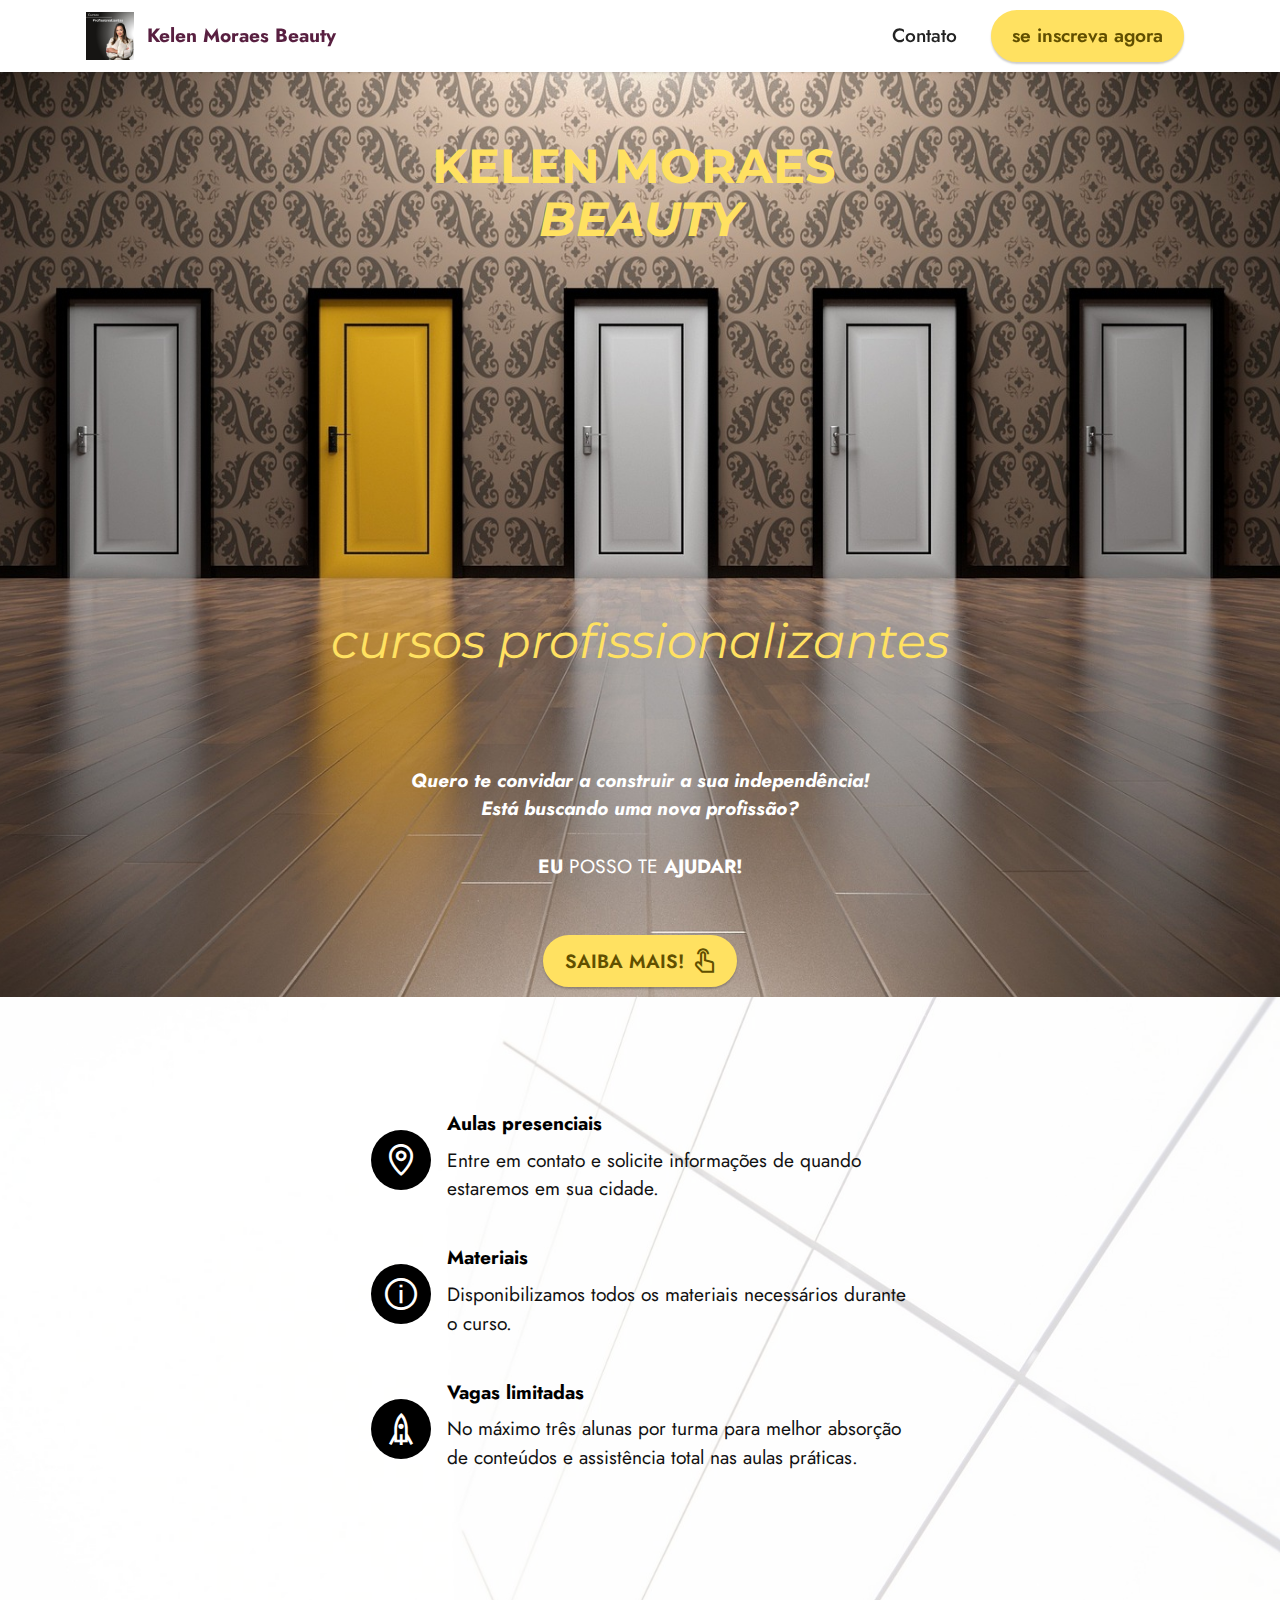
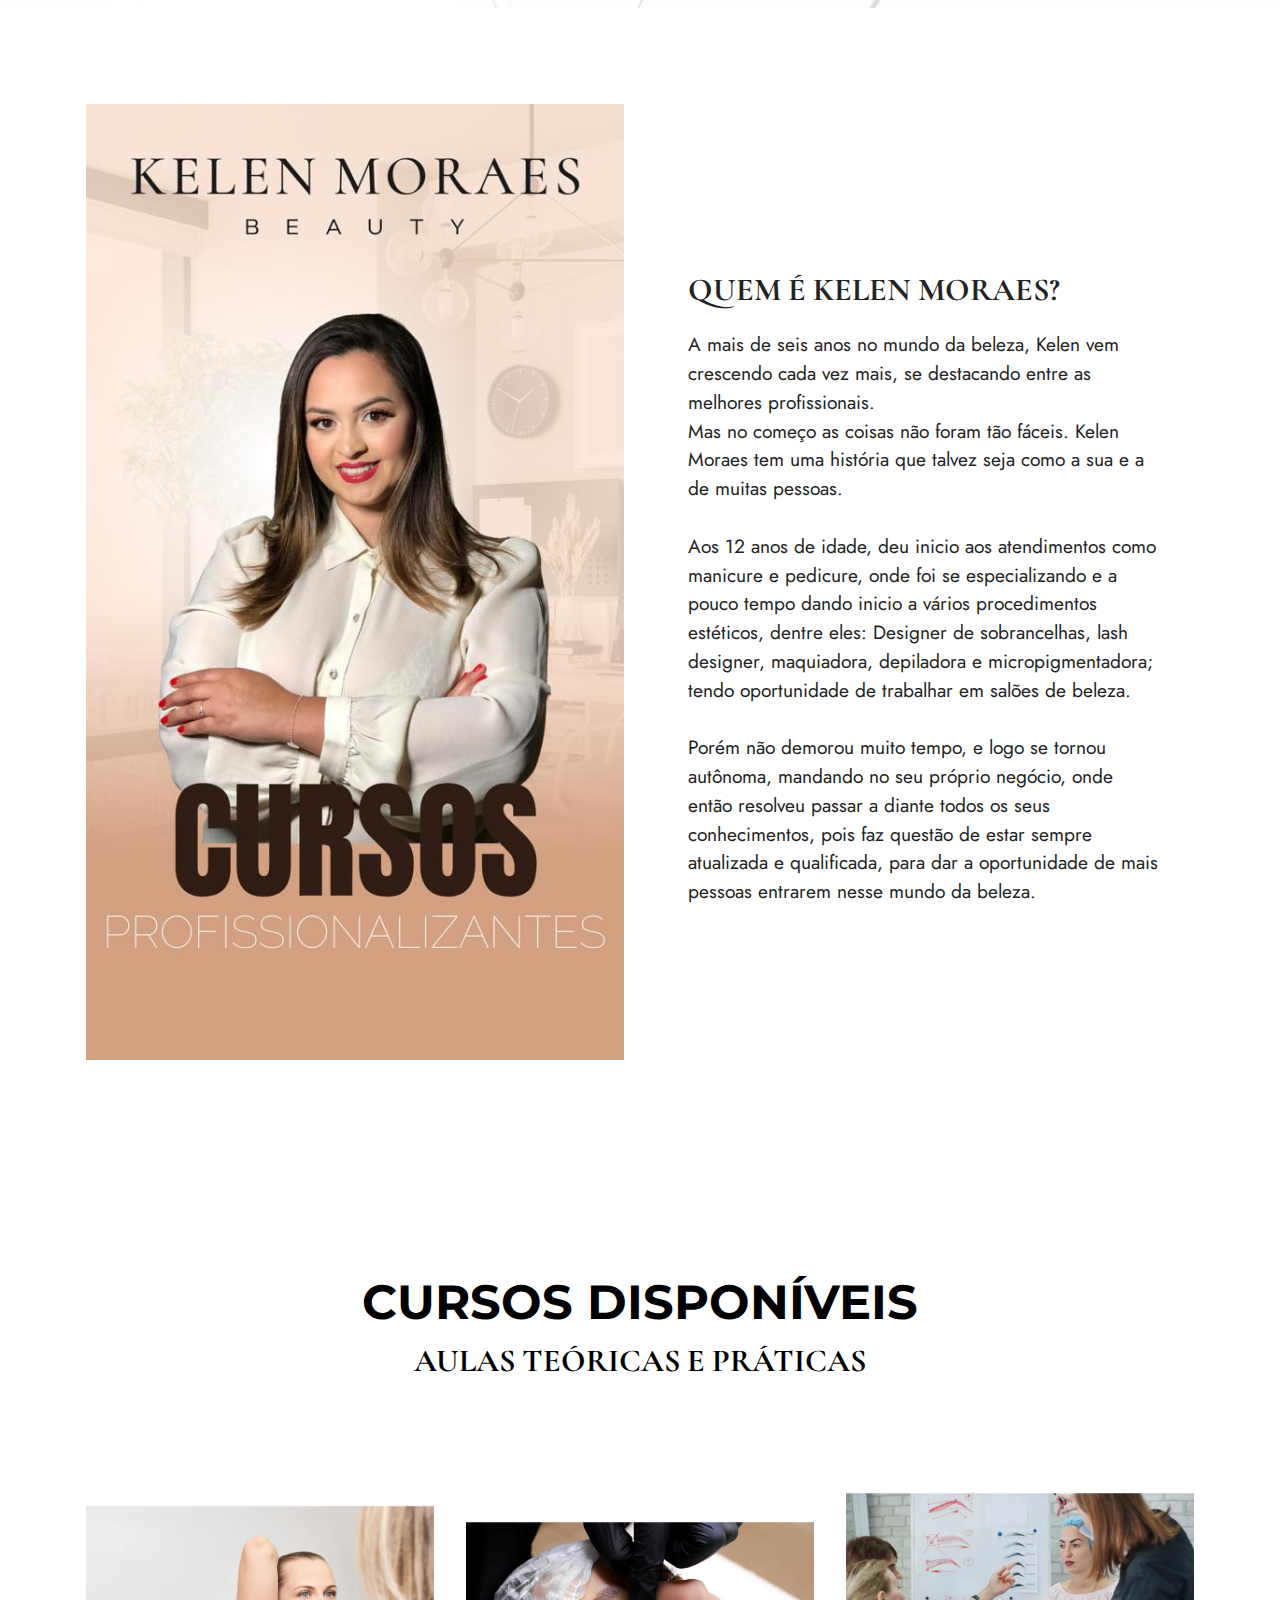
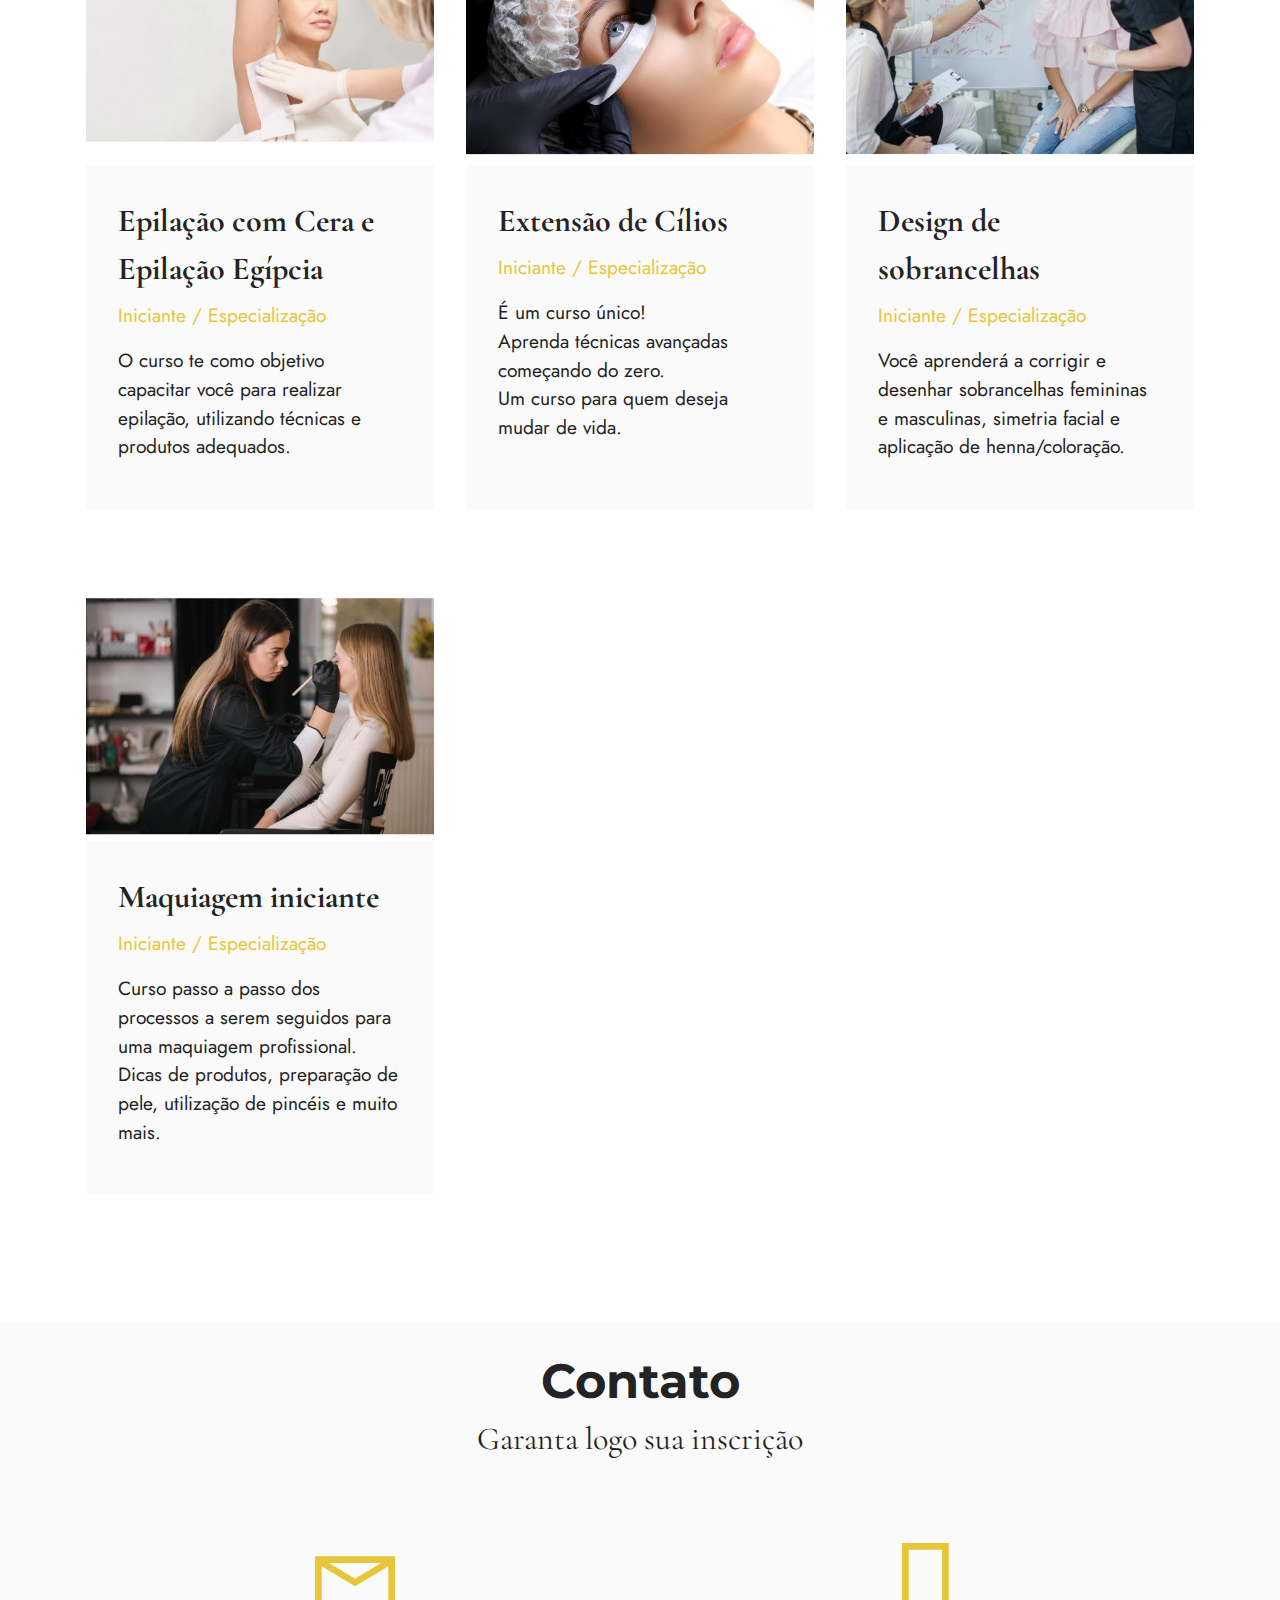
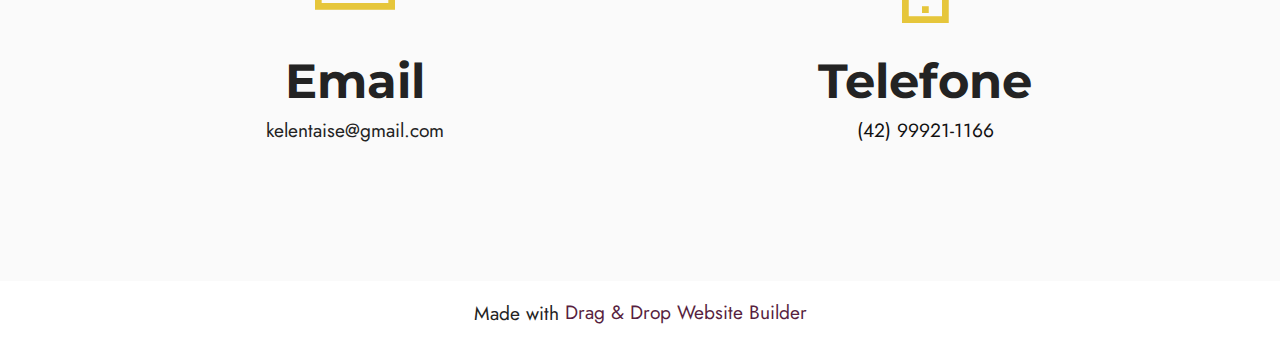
<file: index.html>
<!DOCTYPE html>
<html  >
<head>
  <!-- Site made with Mobirise Website Builder v5.7.12, https://mobirise.com -->
  <meta charset="UTF-8">
  <meta http-equiv="X-UA-Compatible" content="IE=edge">
  <meta name="generator" content="Mobirise v5.7.12, mobirise.com">
  <meta name="viewport" content="width=device-width, initial-scale=1, minimum-scale=1">
  <link rel="shortcut icon" href="assets/images/kelen-moraes-logo-2-2.jpg" type="image/x-icon">
  <meta name="description" content="">
  
  
  <title>Home</title>
  <link rel="stylesheet" href="assets/web/assets/mobirise-icons2/mobirise2.css">
  <link rel="stylesheet" href="assets/bootstrap/css/bootstrap.min.css">
  <link rel="stylesheet" href="assets/bootstrap/css/bootstrap-grid.min.css">
  <link rel="stylesheet" href="assets/bootstrap/css/bootstrap-reboot.min.css">
  <link rel="stylesheet" href="assets/dropdown/css/style.css">
  <link rel="stylesheet" href="assets/socicon/css/styles.css">
  <link rel="stylesheet" href="assets/theme/css/style.css">
  <link rel="preload" href="https://fonts.googleapis.com/css?family=Cormorant+Garamond:300,300i,400,400i,500,500i,600,600i,700,700i&display=swap" as="style" onload="this.onload=null;this.rel='stylesheet'">
  <noscript><link rel="stylesheet" href="https://fonts.googleapis.com/css?family=Cormorant+Garamond:300,300i,400,400i,500,500i,600,600i,700,700i&display=swap"></noscript>
  <link rel="preload" href="https://fonts.googleapis.com/css?family=Montserrat:100,200,300,400,500,600,700,800,900,100i,200i,300i,400i,500i,600i,700i,800i,900i&display=swap" as="style" onload="this.onload=null;this.rel='stylesheet'">
  <noscript><link rel="stylesheet" href="https://fonts.googleapis.com/css?family=Montserrat:100,200,300,400,500,600,700,800,900,100i,200i,300i,400i,500i,600i,700i,800i,900i&display=swap"></noscript>
  <link rel="preload" href="https://fonts.googleapis.com/css?family=Jost:100,200,300,400,500,600,700,800,900,100i,200i,300i,400i,500i,600i,700i,800i,900i&display=swap" as="style" onload="this.onload=null;this.rel='stylesheet'">
  <noscript><link rel="stylesheet" href="https://fonts.googleapis.com/css?family=Jost:100,200,300,400,500,600,700,800,900,100i,200i,300i,400i,500i,600i,700i,800i,900i&display=swap"></noscript>
  <link rel="preload" as="style" href="assets/mobirise/css/mbr-additional.css"><link rel="stylesheet" href="assets/mobirise/css/mbr-additional.css" type="text/css">

  
  
  
</head>
<body>
  
  <section data-bs-version="5.1" class="menu menu2 cid-tvF4BkYoTj" once="menu" id="menu2-0">
    
    <nav class="navbar navbar-dropdown navbar-fixed-top navbar-expand-lg">
        <div class="container">
            <div class="navbar-brand">
                <span class="navbar-logo">
                    <a href="index.html#top">
                        <img src="assets/images/whatsapp-image-2023-02-12-at-13.59.49.jpeg" alt="Kelen Moraes Beauty" style="height: 3rem;">
                    </a>
                </span>
                <span class="navbar-caption-wrap"><a class="navbar-caption text-info display-7" href="https://mobiri.se">Kelen Moraes Beauty</a></span>
            </div>
            <button class="navbar-toggler" type="button" data-toggle="collapse" data-bs-toggle="collapse" data-target="#navbarSupportedContent" data-bs-target="#navbarSupportedContent" aria-controls="navbarNavAltMarkup" aria-expanded="false" aria-label="Toggle navigation">
                <div class="hamburger">
                    <span></span>
                    <span></span>
                    <span></span>
                    <span></span>
                </div>
            </button>
            <div class="collapse navbar-collapse" id="navbarSupportedContent">
                <ul class="navbar-nav nav-dropdown" data-app-modern-menu="true"><li class="nav-item"><a class="nav-link link text-black show text-primary display-4" href="tel:(42) 99921-1166">Contato</a></li></ul>
                
                <div class="navbar-buttons mbr-section-btn"><a class="btn btn-success display-4" href="https://wa.me/5542999211166">se inscreva agora</a></div>
            </div>
        </div>
    </nav>
</section>

<section data-bs-version="5.1" class="header10 cid-tvF4GEonEV" id="header10-1">

    

    
    

    <div class="align-center container-fluid">
        <div class="row justify-content-center">
            <div class="col-md-12 col-lg-9">
                <h1 class="mbr-section-title mbr-fonts-style mb-3 display-2"><strong>KELEN MORAES</strong>&nbsp;<br><strong><em>BEAUTY</em></strong><br><br><em><br></em><br><br><br><em><br></em><br><em>cursos profissionalizantes</em><br><strong><em><br></em></strong></h1>
                <p class="mbr-text mbr-fonts-style display-4"><br><em><strong>Quero te convidar a construir a sua independência!<br>Está buscando uma nova profissão?</strong><br></em><strong><br></strong><strong>EU</strong> POSSO TE <strong>AJUDAR!</strong><br><br></p>
                <div class="mbr-section-btn mt-3"><a class="btn btn-success display-4" href="https://wa.me/5542999211166"><span class="mobi-mbri mobi-mbri-touch mbr-iconfont mbr-iconfont-btn"></span>SAIBA MAIS!</a></div>
                
            </div>
        </div>
    </div>
</section>

<section data-bs-version="5.1" class="features12 cid-tvF65jLj5o" id="features13-6">

    

    
    <div class="mbr-overlay" style="opacity: 0.5; background-color: rgb(255, 255, 255);">
    </div>
    <div class="container">
        <div class="row justify-content-center">
            
            <div class="col-12 col-lg-6">
                <div class="item mbr-flex">
                    <div class="icon-box">
                        <span class="mbr-iconfont mobi-mbri-map-pin mobi-mbri"></span>
                    </div>
                    <div class="text-box">
                        <h4 class="icon-title mbr-black mbr-fonts-style display-7"><strong>Aulas presenciais</strong></h4>
                        <h5 class="icon-text mbr-black mbr-fonts-style display-4">Entre em contato e solicite informações de quando estaremos em sua cidade.</h5>
                    </div>
                </div>
                <div class="item mbr-flex">
                    <div class="icon-box">
                        <span class="mbr-iconfont mobi-mbri-info mobi-mbri"></span>
                    </div>
                    <div class="text-box">
                        <h4 class="icon-title mbr-black mbr-fonts-style display-7"><strong>Materiais</strong></h4>
                        <h5 class="icon-text mbr-black mbr-fonts-style display-4">Disponibilizamos todos os materiais necessários durante o curso.</h5>
                    </div>
                </div>
                <div class="item mbr-flex">
                    <div class="icon-box">
                        <span class="mbr-iconfont mobi-mbri-rocket mobi-mbri"></span>
                    </div>
                    <div class="text-box">
                        <h4 class="icon-title mbr-black mbr-fonts-style display-7"><strong>Vagas limitadas</strong></h4>
                        <h5 class="icon-text mbr-black mbr-fonts-style display-4">No máximo três alunas por turma para melhor absorção de conteúdos e assistência total nas aulas práticas.</h5>
                    </div>
                </div>
            </div>
        </div>
    </div>
</section>

<section data-bs-version="5.1" class="image1 cid-tvG5TrTwjW" id="image1-d">
    

    
    

    <div class="container">
        <div class="row align-items-center">
            <div class="col-12 col-lg-6">
                <div class="image-wrapper">
                    <img src="assets/images/whatsapp-image-2023-02-12-at-13.54.29.jpeg" alt="Mobirise Website Builder">
                    <p class="mbr-description mbr-fonts-style pt-2 align-center display-4"></p>
                </div>
            </div>
            <div class="col-12 col-lg">
                <div class="text-wrapper">
                    <h3 class="mbr-section-title mbr-fonts-style mb-3 display-5"><strong>QUEM É KELEN MORAES?</strong></h3>
                    <p class="mbr-text mbr-fonts-style display-7">A mais de seis anos no mundo da beleza, Kelen vem crescendo cada vez mais, se destacando entre as melhores profissionais.
<br>Mas no começo as coisas não foram tão fáceis. Kelen Moraes tem uma história que talvez seja como a sua e a de muitas pessoas.
<br>
<br>Aos 12 anos de idade, deu inicio aos atendimentos como manicure e pedicure, onde foi se especializando e a pouco tempo dando inicio a vários procedimentos estéticos, dentre eles: Designer de sobrancelhas, lash designer, maquiadora, depiladora e micropigmentadora; tendo oportunidade de trabalhar em salões de beleza. 
<br>
<br>Porém não demorou muito tempo, e logo se tornou autônoma, mandando no seu próprio negócio, onde então resolveu passar a diante todos os seus conhecimentos, pois faz questão de estar sempre atualizada e qualificada, para dar a oportunidade de mais pessoas entrarem nesse mundo da beleza.</p>
                </div>
            </div>
        </div>
    </div>
</section>

<section data-bs-version="5.1" class="features4 cid-tvF5Tw66HL" id="features4-5">
    
    
    <div class="container">
        <div class="mbr-section-head">
            <h4 class="mbr-section-title mbr-fonts-style align-center mb-0 display-2"><strong>CURSOS DISPONÍVEIS</strong></h4>
            <h5 class="mbr-section-subtitle mbr-fonts-style align-center mb-0 mt-2 display-5"><strong>AULAS TEÓRICAS E PRÁTICAS<br></strong><br></h5>
        </div>
        <div class="row mt-4">
            
            <div class="item features-image сol-12 col-md-6 col-lg-4 active">
                <div class="item-wrapper">
                    <div class="item-img">
                        <img src="assets/images/whatsapp-image-2023-02-12-at-15.12.01-1.jpeg" alt="Mobirise Website Builder" title="" data-slide-to="3" data-bs-slide-to="3">
                    </div>
                    <div class="item-content">
                        <h5 class="item-title mbr-fonts-style display-5"><strong>Epilação com Cera e Epilação Egípcia</strong></h5>
                        <h6 class="item-subtitle mbr-fonts-style mt-1 display-7">Iniciante / Especialização</h6>
                        <p class="mbr-text mbr-fonts-style mt-3 display-7">O curso te como objetivo capacitar você para realizar epilação, utilizando técnicas e produtos adequados.</p>
                    </div>
                    
                </div>
            </div><div class="item features-image сol-12 col-md-6 col-lg-4">
                <div class="item-wrapper">
                    <div class="item-img">
                        <img src="assets/images/lash.jpg" alt="Mobirise Website Builder" title="" data-slide-to="1" data-bs-slide-to="1">
                    </div>
                    <div class="item-content">
                        <h5 class="item-title mbr-fonts-style display-5"><strong>Extensão de Cílios</strong></h5>
                        <h6 class="item-subtitle mbr-fonts-style mt-1 display-7">Iniciante / Especialização</h6>
                        <p class="mbr-text mbr-fonts-style mt-3 display-7">É um curso único!<br>Aprenda técnicas avançadas começando do zero.<br>Um curso para quem deseja mudar de vida.</p>
                    </div>
                    
                </div>
            </div><div class="item features-image сol-12 col-md-6 col-lg-4">
                <div class="item-wrapper">
                    <div class="item-img">
                        <img src="assets/images/design2.jpg" alt="Mobirise Website Builder" title="" data-slide-to="2" data-bs-slide-to="2">
                    </div>
                    <div class="item-content">
                        <h5 class="item-title mbr-fonts-style display-5"><strong>Design de sobrancelhas</strong></h5>
                        <h6 class="item-subtitle mbr-fonts-style mt-1 display-7">Iniciante / Especialização&nbsp;</h6>
                        <p class="mbr-text mbr-fonts-style mt-3 display-7">Você aprenderá a corrigir e desenhar sobrancelhas femininas e masculinas, simetria facial e aplicação de henna/coloração.</p>
                    </div>
                    
                </div>
            </div><div class="item features-image сol-12 col-md-6 col-lg-4">
                <div class="item-wrapper">
                    <div class="item-img">
                        <img src="assets/images/make1.jpg" alt="Mobirise Website Builder" title="" data-slide-to="3" data-bs-slide-to="3">
                    </div>
                    <div class="item-content">
                        <h5 class="item-title mbr-fonts-style display-5"><strong>Maquiagem iniciante</strong></h5>
                        <h6 class="item-subtitle mbr-fonts-style mt-1 display-7">Iniciante / Especialização</h6>
                        <p class="mbr-text mbr-fonts-style mt-3 display-7">Curso passo a passo dos processos a serem seguidos para uma maquiagem profissional. Dicas de produtos, preparação de pele, utilização de pincéis e muito mais.</p>
                    </div>
                    
                </div>
            </div>
            

        </div>
    </div>
</section>

<section data-bs-version="5.1" class="contacts1 cid-tvF6EwXMyS" id="contacts1-9">

    

    
    
    <div class="container">
        <div class="mbr-section-head">
            <h3 class="mbr-section-title mbr-fonts-style align-center mb-0 display-2">
                <strong>Contato</strong></h3>
            <h4 class="mbr-section-subtitle mbr-fonts-style align-center mb-0 mt-2 display-5">Garanta logo sua inscrição</h4>
        </div>
        <div class="row justify-content-center mt-4">
            <div class="card col-12 col-lg-6">
                <div class="card-wrapper">
                    <div class="card-box align-center">
                        <div class="image-wrapper">
                            <span class="mbr-iconfont mobi-mbri-letter mobi-mbri" style="color: rgb(230, 198, 59); fill: rgb(230, 198, 59);"></span>
                        </div>
                        <h4 class="card-title mbr-fonts-style mb-2 display-2">
                            <strong>Email</strong>
                        </h4>
                        <p class="mbr-text mbr-fonts-style mb-2 display-4"></p>
                        <h5 class="link mbr-fonts-style display-7">kelentaise@gmail.com</h5>
                    </div>
                </div>
            </div>
            <div class="card col-12 col-lg-6">
                <div class="card-wrapper">
                    <div class="card-box align-center">
                        <div class="image-wrapper">
                            <span class="mbr-iconfont mobi-mbri-mobile-2 mobi-mbri" style="color: rgb(230, 198, 59); fill: rgb(230, 198, 59);"></span>
                        </div>
                        <h4 class="card-title mbr-fonts-style align-center mb-2 display-2"><strong>Telefone</strong></h4>
                        <p class="mbr-text mbr-fonts-style mb-2 display-4"></p>
                        <h5 class="link mbr-black mbr-fonts-style display-7">(42) 99921-1166</h5>
                    </div>
                </div>
            </div>
        </div>
    </div>
</section><section class="display-7" style="padding: 0;align-items: center;justify-content: center;flex-wrap: wrap;    align-content: center;display: flex;position: relative;height: 4rem;"><a href="https://mobiri.se/2952891" style="flex: 1 1;height: 4rem;position: absolute;width: 100%;z-index: 1;"><img alt="" style="height: 4rem;" src="[data-uri]"></a><p style="margin: 0;text-align: center;" class="display-7">Made with &#8204;</p><a style="z-index:1" href="https://mobirise.com/drag-drop-website-builder.html">Drag & Drop Website Builder</a></section><script src="assets/bootstrap/js/bootstrap.bundle.min.js"></script>  <script src="assets/smoothscroll/smooth-scroll.js"></script>  <script src="assets/ytplayer/index.js"></script>  <script src="assets/dropdown/js/navbar-dropdown.js"></script>  <script src="assets/theme/js/script.js"></script>  
  
  
</body>
</html>
</file>
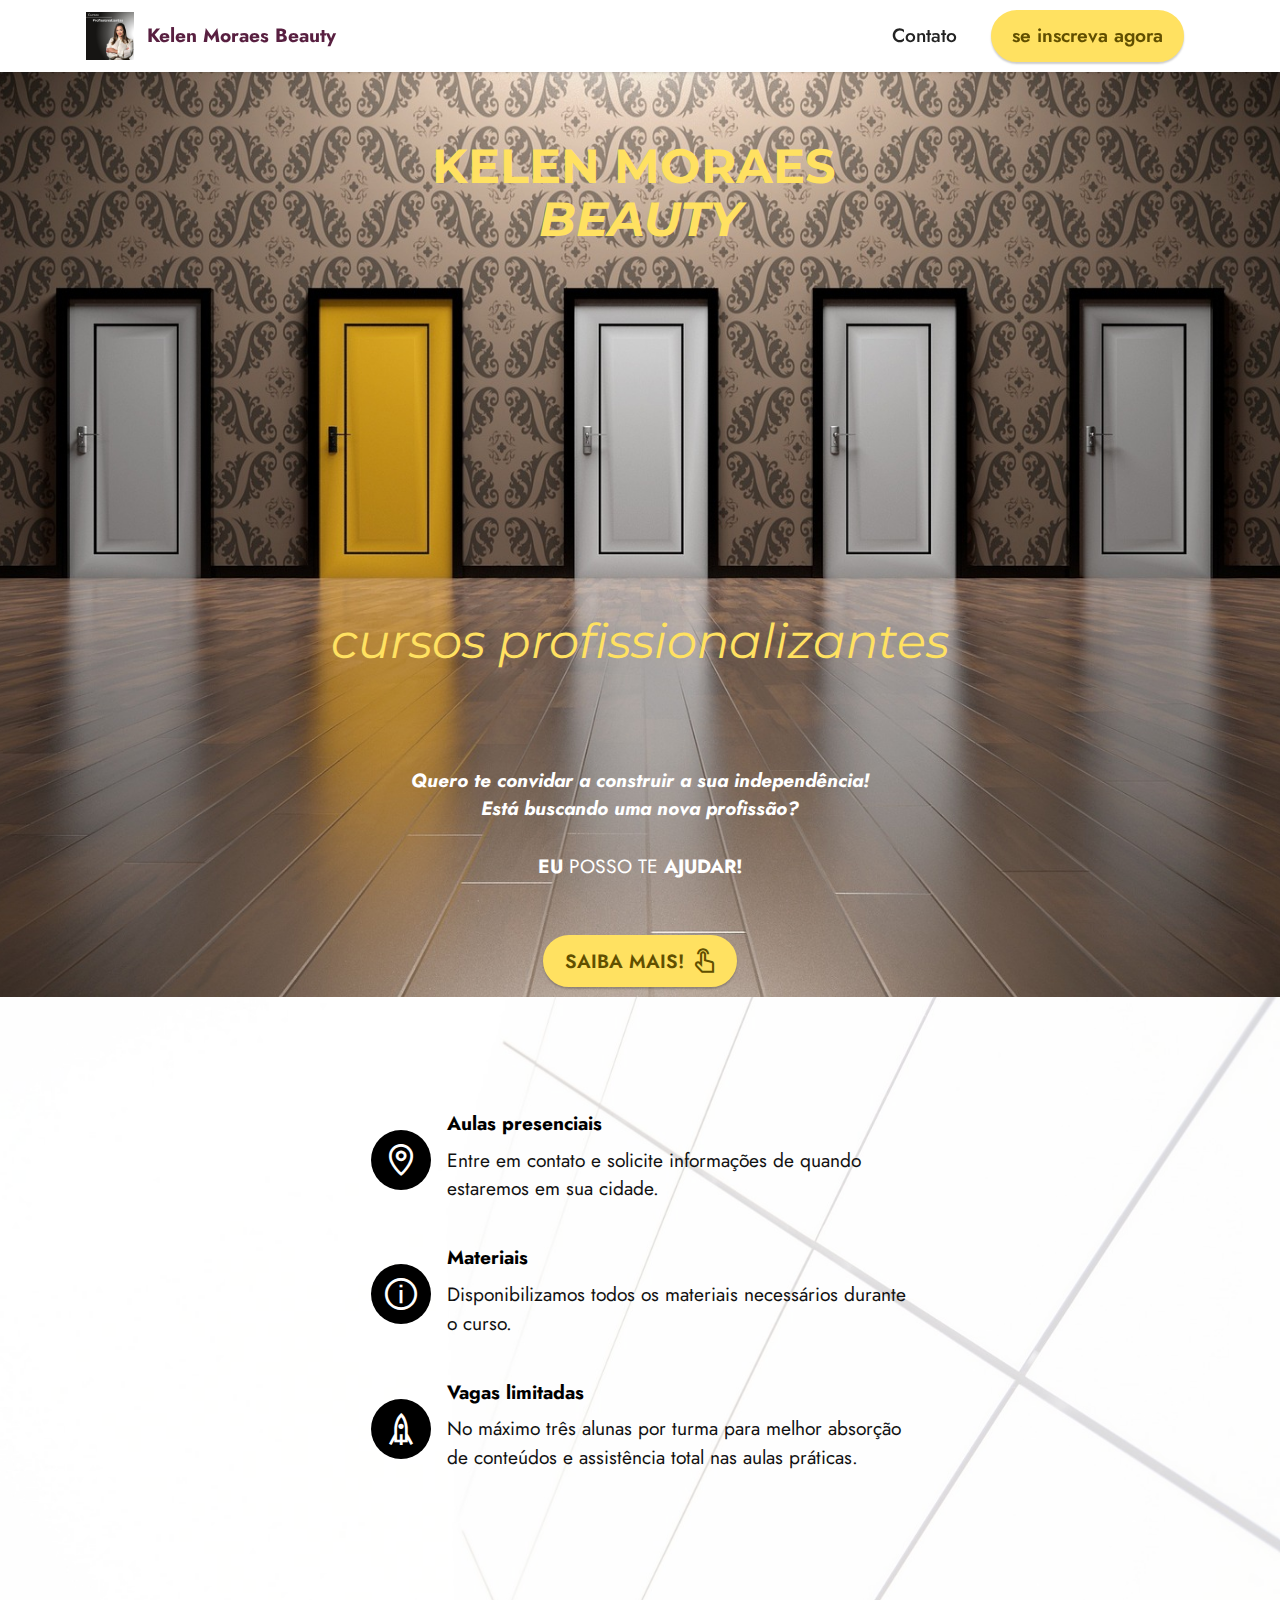
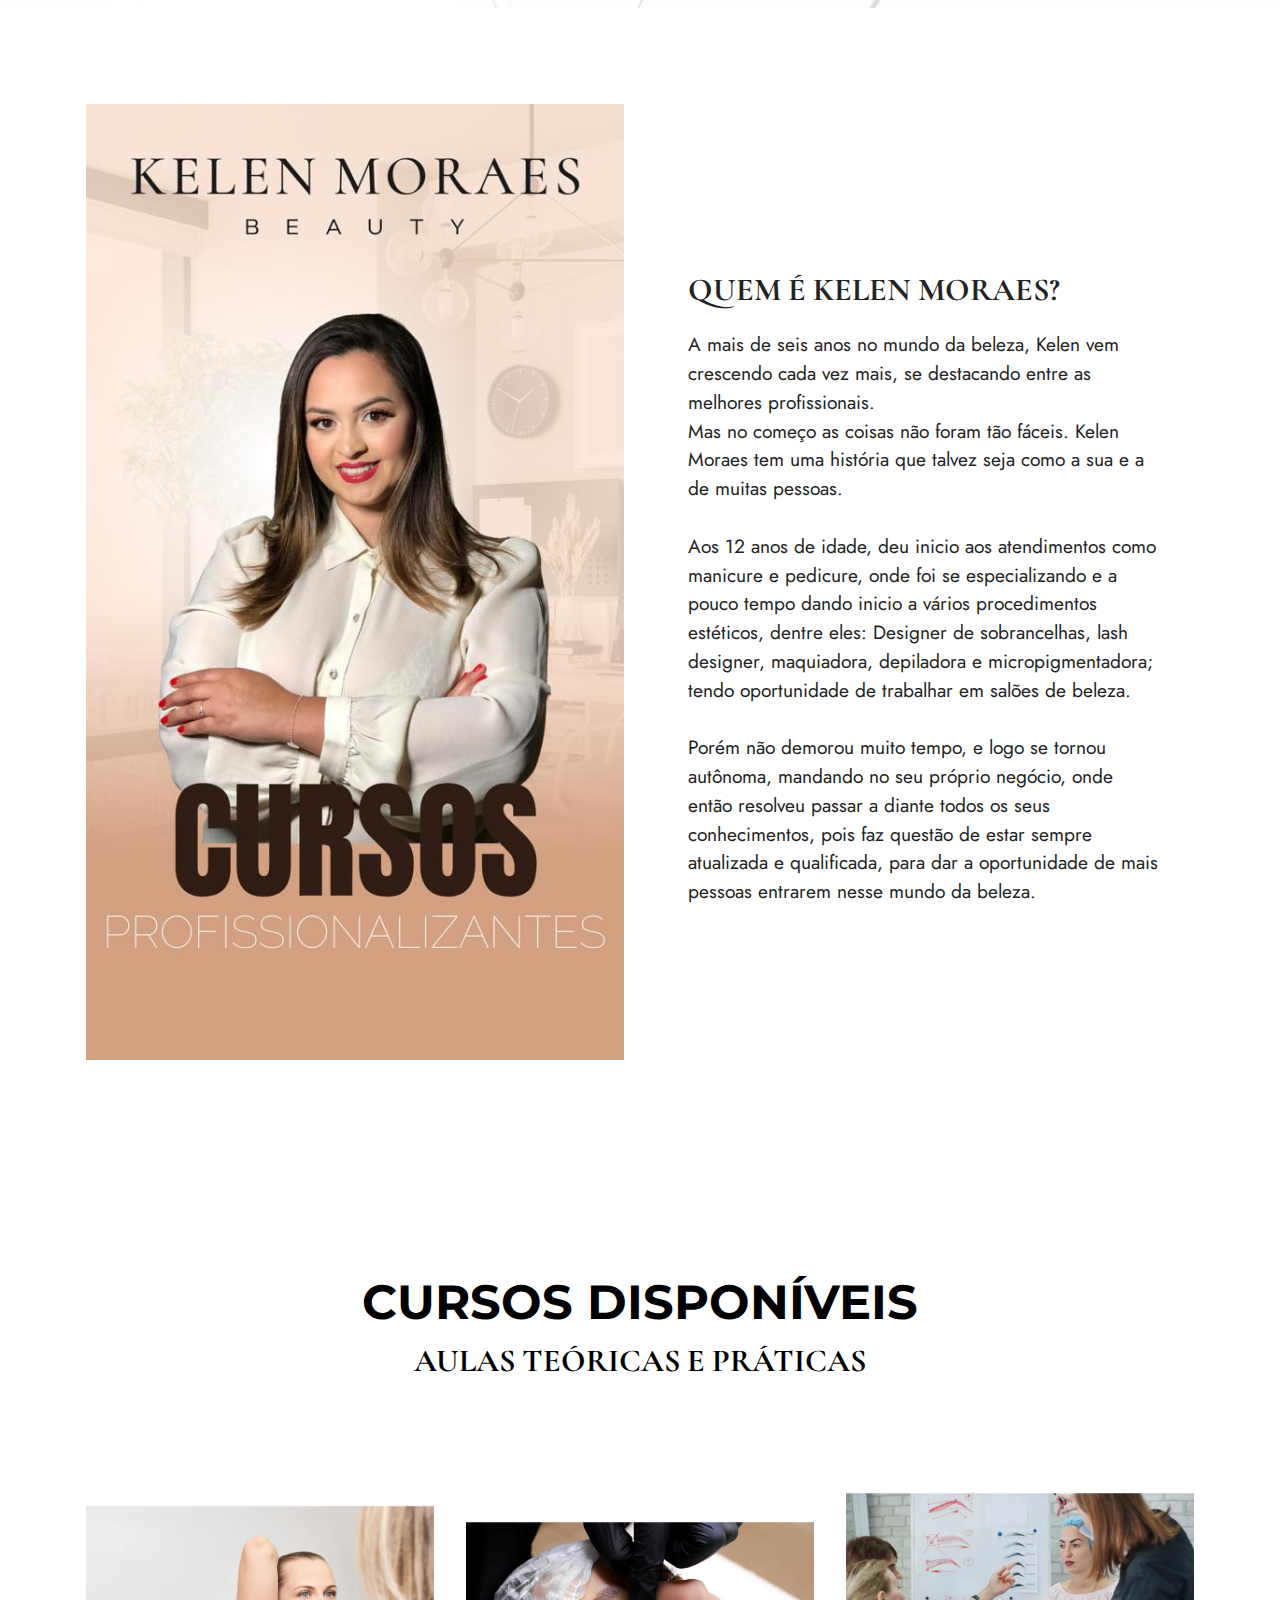
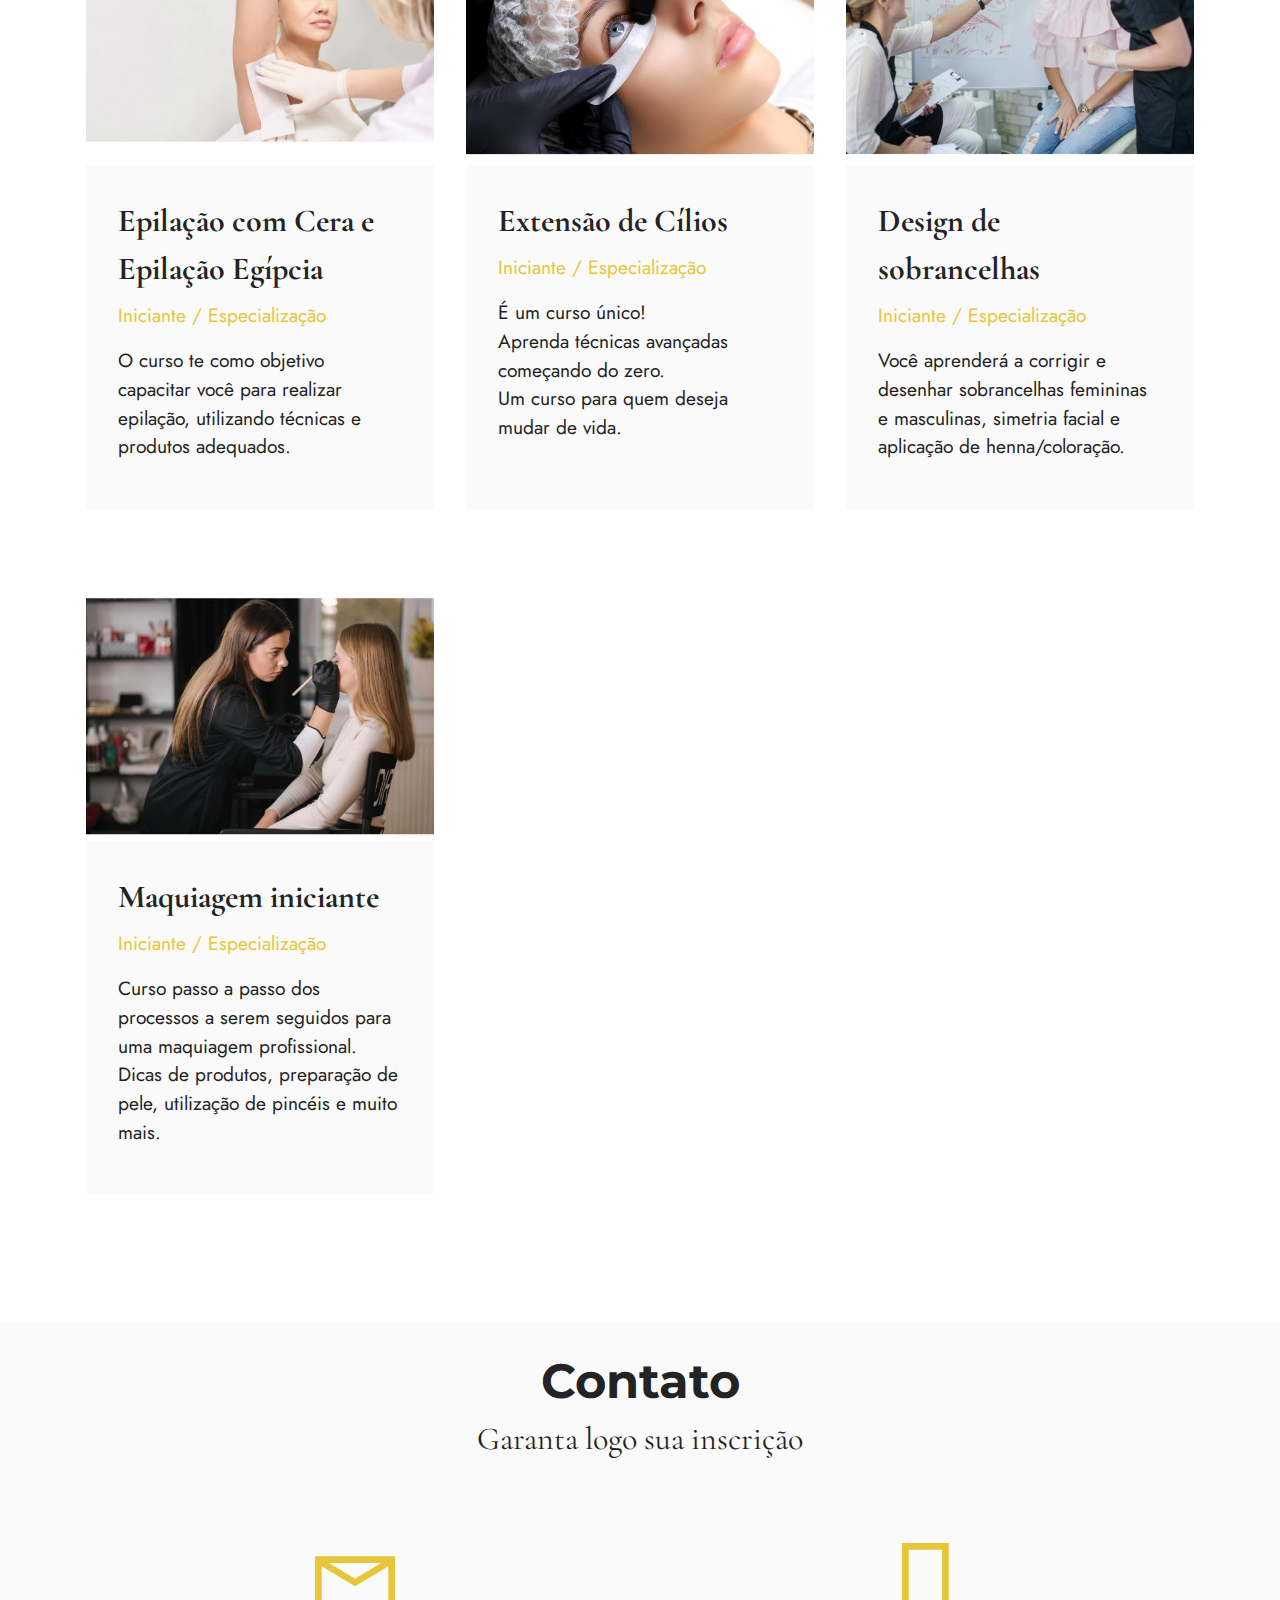
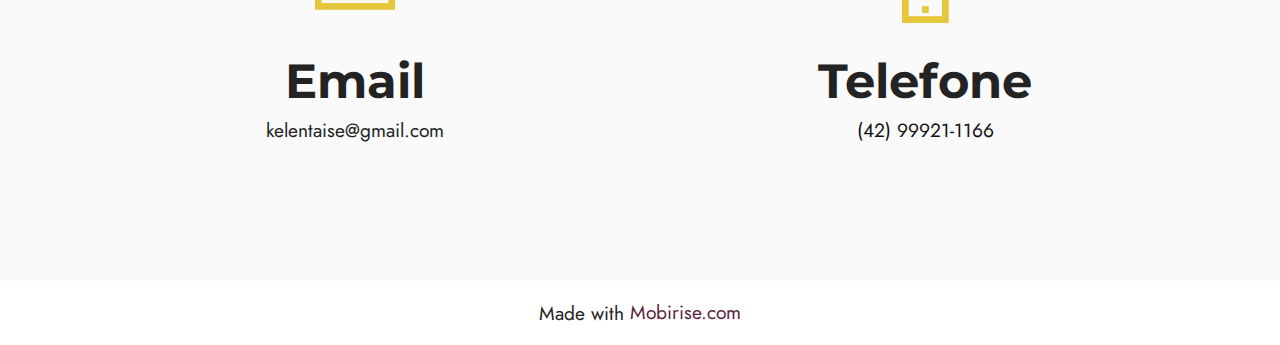
<file: assets/index.html>
<!DOCTYPE html>
<html  >
<head>
  <!-- Site made with Mobirise Website Builder v5.7.12, https://mobirise.com -->
  <meta charset="UTF-8">
  <meta http-equiv="X-UA-Compatible" content="IE=edge">
  <meta name="generator" content="Mobirise v5.7.12, mobirise.com">
  <meta name="viewport" content="width=device-width, initial-scale=1, minimum-scale=1">
  <link rel="shortcut icon" href="assets/images/kelen-moraes-logo-2-2.jpg" type="image/x-icon">
  <meta name="description" content="">
  
  
  <title>Home</title>
  <link rel="stylesheet" href="assets/web/assets/mobirise-icons2/mobirise2.css">
  <link rel="stylesheet" href="assets/bootstrap/css/bootstrap.min.css">
  <link rel="stylesheet" href="assets/bootstrap/css/bootstrap-grid.min.css">
  <link rel="stylesheet" href="assets/bootstrap/css/bootstrap-reboot.min.css">
  <link rel="stylesheet" href="assets/dropdown/css/style.css">
  <link rel="stylesheet" href="assets/socicon/css/styles.css">
  <link rel="stylesheet" href="assets/theme/css/style.css">
  <link rel="preload" href="https://fonts.googleapis.com/css?family=Cormorant+Garamond:300,300i,400,400i,500,500i,600,600i,700,700i&display=swap" as="style" onload="this.onload=null;this.rel='stylesheet'">
  <noscript><link rel="stylesheet" href="https://fonts.googleapis.com/css?family=Cormorant+Garamond:300,300i,400,400i,500,500i,600,600i,700,700i&display=swap"></noscript>
  <link rel="preload" href="https://fonts.googleapis.com/css?family=Montserrat:100,200,300,400,500,600,700,800,900,100i,200i,300i,400i,500i,600i,700i,800i,900i&display=swap" as="style" onload="this.onload=null;this.rel='stylesheet'">
  <noscript><link rel="stylesheet" href="https://fonts.googleapis.com/css?family=Montserrat:100,200,300,400,500,600,700,800,900,100i,200i,300i,400i,500i,600i,700i,800i,900i&display=swap"></noscript>
  <link rel="preload" href="https://fonts.googleapis.com/css?family=Jost:100,200,300,400,500,600,700,800,900,100i,200i,300i,400i,500i,600i,700i,800i,900i&display=swap" as="style" onload="this.onload=null;this.rel='stylesheet'">
  <noscript><link rel="stylesheet" href="https://fonts.googleapis.com/css?family=Jost:100,200,300,400,500,600,700,800,900,100i,200i,300i,400i,500i,600i,700i,800i,900i&display=swap"></noscript>
  <link rel="preload" as="style" href="assets/mobirise/css/mbr-additional.css"><link rel="stylesheet" href="assets/mobirise/css/mbr-additional.css" type="text/css">

  
  
  
</head>
<body>
  
  <section data-bs-version="5.1" class="menu menu2 cid-tvF4BkYoTj" once="menu" id="menu2-0">
    
    <nav class="navbar navbar-dropdown navbar-fixed-top navbar-expand-lg">
        <div class="container">
            <div class="navbar-brand">
                <span class="navbar-logo">
                    <a href="index.html#top">
                        <img src="assets/images/whatsapp-image-2023-02-12-at-13.59.49.jpeg" alt="Kelen Moraes Beauty" style="height: 3rem;">
                    </a>
                </span>
                <span class="navbar-caption-wrap"><a class="navbar-caption text-info display-7" href="https://mobiri.se">Kelen Moraes Beauty</a></span>
            </div>
            <button class="navbar-toggler" type="button" data-toggle="collapse" data-bs-toggle="collapse" data-target="#navbarSupportedContent" data-bs-target="#navbarSupportedContent" aria-controls="navbarNavAltMarkup" aria-expanded="false" aria-label="Toggle navigation">
                <div class="hamburger">
                    <span></span>
                    <span></span>
                    <span></span>
                    <span></span>
                </div>
            </button>
            <div class="collapse navbar-collapse" id="navbarSupportedContent">
                <ul class="navbar-nav nav-dropdown" data-app-modern-menu="true"><li class="nav-item"><a class="nav-link link text-black show text-primary display-4" href="tel:(42) 99921-1166">Contato</a></li></ul>
                
                <div class="navbar-buttons mbr-section-btn"><a class="btn btn-success display-4" href="https://wa.me/5542999211166">se inscreva agora</a></div>
            </div>
        </div>
    </nav>
</section>

<section data-bs-version="5.1" class="header10 cid-tvF4GEonEV" id="header10-1">

    

    
    

    <div class="align-center container-fluid">
        <div class="row justify-content-center">
            <div class="col-md-12 col-lg-9">
                <h1 class="mbr-section-title mbr-fonts-style mb-3 display-2"><strong>KELEN MORAES</strong>&nbsp;<br><strong><em>BEAUTY</em></strong><br><br><em><br></em><br><br><br><em><br></em><br><em>cursos profissionalizantes</em><br><strong><em><br></em></strong></h1>
                <p class="mbr-text mbr-fonts-style display-4"><br><em><strong>Quero te convidar a construir a sua independência!<br>Está buscando uma nova profissão?</strong><br></em><strong><br></strong><strong>EU</strong> POSSO TE <strong>AJUDAR!</strong><br><br></p>
                <div class="mbr-section-btn mt-3"><a class="btn btn-success display-4" href="https://wa.me/5542999211166"><span class="mobi-mbri mobi-mbri-touch mbr-iconfont mbr-iconfont-btn"></span>SAIBA MAIS!</a></div>
                
            </div>
        </div>
    </div>
</section>

<section data-bs-version="5.1" class="features12 cid-tvF65jLj5o" id="features13-6">

    

    
    <div class="mbr-overlay" style="opacity: 0.5; background-color: rgb(255, 255, 255);">
    </div>
    <div class="container">
        <div class="row justify-content-center">
            
            <div class="col-12 col-lg-6">
                <div class="item mbr-flex">
                    <div class="icon-box">
                        <span class="mbr-iconfont mobi-mbri-map-pin mobi-mbri"></span>
                    </div>
                    <div class="text-box">
                        <h4 class="icon-title mbr-black mbr-fonts-style display-7"><strong>Aulas presenciais</strong></h4>
                        <h5 class="icon-text mbr-black mbr-fonts-style display-4">Entre em contato e solicite informações de quando estaremos em sua cidade.</h5>
                    </div>
                </div>
                <div class="item mbr-flex">
                    <div class="icon-box">
                        <span class="mbr-iconfont mobi-mbri-info mobi-mbri"></span>
                    </div>
                    <div class="text-box">
                        <h4 class="icon-title mbr-black mbr-fonts-style display-7"><strong>Materiais</strong></h4>
                        <h5 class="icon-text mbr-black mbr-fonts-style display-4">Disponibilizamos todos os materiais necessários durante o curso.</h5>
                    </div>
                </div>
                <div class="item mbr-flex">
                    <div class="icon-box">
                        <span class="mbr-iconfont mobi-mbri-rocket mobi-mbri"></span>
                    </div>
                    <div class="text-box">
                        <h4 class="icon-title mbr-black mbr-fonts-style display-7"><strong>Vagas limitadas</strong></h4>
                        <h5 class="icon-text mbr-black mbr-fonts-style display-4">No máximo três alunas por turma para melhor absorção de conteúdos e assistência total nas aulas práticas.</h5>
                    </div>
                </div>
            </div>
        </div>
    </div>
</section>

<section data-bs-version="5.1" class="image1 cid-tvG5TrTwjW" id="image1-d">
    

    
    

    <div class="container">
        <div class="row align-items-center">
            <div class="col-12 col-lg-6">
                <div class="image-wrapper">
                    <img src="assets/images/whatsapp-image-2023-02-12-at-13.54.29.jpeg" alt="Mobirise Website Builder">
                    <p class="mbr-description mbr-fonts-style pt-2 align-center display-4"></p>
                </div>
            </div>
            <div class="col-12 col-lg">
                <div class="text-wrapper">
                    <h3 class="mbr-section-title mbr-fonts-style mb-3 display-5"><strong>QUEM É KELEN MORAES?</strong></h3>
                    <p class="mbr-text mbr-fonts-style display-7">A mais de seis anos no mundo da beleza, Kelen vem crescendo cada vez mais, se destacando entre as melhores profissionais.
<br>Mas no começo as coisas não foram tão fáceis. Kelen Moraes tem uma história que talvez seja como a sua e a de muitas pessoas.
<br>
<br>Aos 12 anos de idade, deu inicio aos atendimentos como manicure e pedicure, onde foi se especializando e a pouco tempo dando inicio a vários procedimentos estéticos, dentre eles: Designer de sobrancelhas, lash designer, maquiadora, depiladora e micropigmentadora; tendo oportunidade de trabalhar em salões de beleza. 
<br>
<br>Porém não demorou muito tempo, e logo se tornou autônoma, mandando no seu próprio negócio, onde então resolveu passar a diante todos os seus conhecimentos, pois faz questão de estar sempre atualizada e qualificada, para dar a oportunidade de mais pessoas entrarem nesse mundo da beleza.</p>
                </div>
            </div>
        </div>
    </div>
</section>

<section data-bs-version="5.1" class="features4 cid-tvF5Tw66HL" id="features4-5">
    
    
    <div class="container">
        <div class="mbr-section-head">
            <h4 class="mbr-section-title mbr-fonts-style align-center mb-0 display-2"><strong>CURSOS DISPONÍVEIS</strong></h4>
            <h5 class="mbr-section-subtitle mbr-fonts-style align-center mb-0 mt-2 display-5"><strong>AULAS TEÓRICAS E PRÁTICAS<br></strong><br></h5>
        </div>
        <div class="row mt-4">
            
            <div class="item features-image сol-12 col-md-6 col-lg-4 active">
                <div class="item-wrapper">
                    <div class="item-img">
                        <img src="assets/images/whatsapp-image-2023-02-12-at-15.12.01-1.jpeg" alt="Mobirise Website Builder" title="" data-slide-to="3" data-bs-slide-to="3">
                    </div>
                    <div class="item-content">
                        <h5 class="item-title mbr-fonts-style display-5"><strong>Epilação com Cera e Epilação Egípcia</strong></h5>
                        <h6 class="item-subtitle mbr-fonts-style mt-1 display-7">Iniciante / Especialização</h6>
                        <p class="mbr-text mbr-fonts-style mt-3 display-7">O curso te como objetivo capacitar você para realizar epilação, utilizando técnicas e produtos adequados.</p>
                    </div>
                    
                </div>
            </div><div class="item features-image сol-12 col-md-6 col-lg-4">
                <div class="item-wrapper">
                    <div class="item-img">
                        <img src="assets/images/lash.jpg" alt="Mobirise Website Builder" title="" data-slide-to="1" data-bs-slide-to="1">
                    </div>
                    <div class="item-content">
                        <h5 class="item-title mbr-fonts-style display-5"><strong>Extensão de Cílios</strong></h5>
                        <h6 class="item-subtitle mbr-fonts-style mt-1 display-7">Iniciante / Especialização</h6>
                        <p class="mbr-text mbr-fonts-style mt-3 display-7">É um curso único!<br>Aprenda técnicas avançadas começando do zero.<br>Um curso para quem deseja mudar de vida.</p>
                    </div>
                    
                </div>
            </div><div class="item features-image сol-12 col-md-6 col-lg-4">
                <div class="item-wrapper">
                    <div class="item-img">
                        <img src="assets/images/design2.jpg" alt="Mobirise Website Builder" title="" data-slide-to="2" data-bs-slide-to="2">
                    </div>
                    <div class="item-content">
                        <h5 class="item-title mbr-fonts-style display-5"><strong>Design de sobrancelhas</strong></h5>
                        <h6 class="item-subtitle mbr-fonts-style mt-1 display-7">Iniciante / Especialização&nbsp;</h6>
                        <p class="mbr-text mbr-fonts-style mt-3 display-7">Você aprenderá a corrigir e desenhar sobrancelhas femininas e masculinas, simetria facial e aplicação de henna/coloração.</p>
                    </div>
                    
                </div>
            </div><div class="item features-image сol-12 col-md-6 col-lg-4">
                <div class="item-wrapper">
                    <div class="item-img">
                        <img src="assets/images/make1.jpg" alt="Mobirise Website Builder" title="" data-slide-to="3" data-bs-slide-to="3">
                    </div>
                    <div class="item-content">
                        <h5 class="item-title mbr-fonts-style display-5"><strong>Maquiagem iniciante</strong></h5>
                        <h6 class="item-subtitle mbr-fonts-style mt-1 display-7">Iniciante / Especialização</h6>
                        <p class="mbr-text mbr-fonts-style mt-3 display-7">Curso passo a passo dos processos a serem seguidos para uma maquiagem profissional. Dicas de produtos, preparação de pele, utilização de pincéis e muito mais.</p>
                    </div>
                    
                </div>
            </div>
            

        </div>
    </div>
</section>

<section data-bs-version="5.1" class="contacts1 cid-tvF6EwXMyS" id="contacts1-9">

    

    
    
    <div class="container">
        <div class="mbr-section-head">
            <h3 class="mbr-section-title mbr-fonts-style align-center mb-0 display-2">
                <strong>Contato</strong></h3>
            <h4 class="mbr-section-subtitle mbr-fonts-style align-center mb-0 mt-2 display-5">Garanta logo sua inscrição</h4>
        </div>
        <div class="row justify-content-center mt-4">
            <div class="card col-12 col-lg-6">
                <div class="card-wrapper">
                    <div class="card-box align-center">
                        <div class="image-wrapper">
                            <span class="mbr-iconfont mobi-mbri-letter mobi-mbri" style="color: rgb(230, 198, 59); fill: rgb(230, 198, 59);"></span>
                        </div>
                        <h4 class="card-title mbr-fonts-style mb-2 display-2">
                            <strong>Email</strong>
                        </h4>
                        <p class="mbr-text mbr-fonts-style mb-2 display-4"></p>
                        <h5 class="link mbr-fonts-style display-7">kelentaise@gmail.com</h5>
                    </div>
                </div>
            </div>
            <div class="card col-12 col-lg-6">
                <div class="card-wrapper">
                    <div class="card-box align-center">
                        <div class="image-wrapper">
                            <span class="mbr-iconfont mobi-mbri-mobile-2 mobi-mbri" style="color: rgb(230, 198, 59); fill: rgb(230, 198, 59);"></span>
                        </div>
                        <h4 class="card-title mbr-fonts-style align-center mb-2 display-2"><strong>Telefone</strong></h4>
                        <p class="mbr-text mbr-fonts-style mb-2 display-4"></p>
                        <h5 class="link mbr-black mbr-fonts-style display-7">(42) 99921-1166</h5>
                    </div>
                </div>
            </div>
        </div>
    </div>
</section><section class="display-7" style="padding: 0;align-items: center;justify-content: center;flex-wrap: wrap;    align-content: center;display: flex;position: relative;height: 4rem;"><a href="https://mobiri.se/2952891" style="flex: 1 1;height: 4rem;position: absolute;width: 100%;z-index: 1;"><img alt="" style="height: 4rem;" src="[data-uri]"></a><p style="margin: 0;text-align: center;" class="display-7">Made with &#8204;</p><a style="z-index:1" href="https://mobirise.com">Mobirise.com </a></section><script src="assets/bootstrap/js/bootstrap.bundle.min.js"></script>  <script src="assets/smoothscroll/smooth-scroll.js"></script>  <script src="assets/ytplayer/index.js"></script>  <script src="assets/dropdown/js/navbar-dropdown.js"></script>  <script src="assets/theme/js/script.js"></script>  
  
  
</body>
</html>
</file>
<file: assets/web/assets/mobirise-icons2/mobirise2.css>
@font-face {
  font-family: 'Moririse2';
  font-display: swap;
  src:  url('mobirise2.eot?f2bix4');
  src:  url('mobirise2.eot?f2bix4#iefix') format('embedded-opentype'),
    url('mobirise2.ttf?f2bix4') format('truetype'),
    url('mobirise2.woff?f2bix4') format('woff'),
    url('mobirise2.svg?f2bix4#mobirise2') format('svg');
  font-weight: normal;
  font-style: normal;
}

[class^="mobi-"], [class*=" mobi-"] {
  /* use !important to prevent issues with browser extensions that change fonts */
  font-family: 'Moririse2' !important;
  speak: none;
  font-style: normal;
  font-weight: normal;
  font-variant: normal;
  text-transform: none;
  line-height: 1;

  /* Better Font Rendering =========== */
  -webkit-font-smoothing: antialiased;
  -moz-osx-font-smoothing: grayscale;
}

.mobi-mbri-add-submenu:before {
  content: "\e900";
}
.mobi-mbri-alert:before {
  content: "\e901";
}
.mobi-mbri-align-center:before {
  content: "\e902";
}
.mobi-mbri-align-justify:before {
  content: "\e903";
}
.mobi-mbri-align-left:before {
  content: "\e904";
}
.mobi-mbri-align-right:before {
  content: "\e905";
}
.mobi-mbri-android:before {
  content: "\e906";
}
.mobi-mbri-apple:before {
  content: "\e907";
}
.mobi-mbri-arrow-down:before {
  content: "\e908";
}
.mobi-mbri-arrow-next:before {
  content: "\e909";
}
.mobi-mbri-arrow-prev:before {
  content: "\e90a";
}
.mobi-mbri-arrow-up:before {
  content: "\e90b";
}
.mobi-mbri-bold:before {
  content: "\e90c";
}
.mobi-mbri-bookmark:before {
  content: "\e90d";
}
.mobi-mbri-bootstrap:before {
  content: "\e90e";
}
.mobi-mbri-briefcase:before {
  content: "\e90f";
}
.mobi-mbri-browse:before {
  content: "\e910";
}
.mobi-mbri-bulleted-list:before {
  content: "\e911";
}
.mobi-mbri-calendar:before {
  content: "\e912";
}
.mobi-mbri-camera:before {
  content: "\e913";
}
.mobi-mbri-cart-add:before {
  content: "\e914";
}
.mobi-mbri-cart-full:before {
  content: "\e915";
}
.mobi-mbri-cash:before {
  content: "\e916";
}
.mobi-mbri-change-style:before {
  content: "\e917";
}
.mobi-mbri-chat:before {
  content: "\e918";
}
.mobi-mbri-clock:before {
  content: "\e919";
}
.mobi-mbri-close:before {
  content: "\e91a";
}
.mobi-mbri-cloud:before {
  content: "\e91b";
}
.mobi-mbri-code:before {
  content: "\e91c";
}
.mobi-mbri-contact-form:before {
  content: "\e91d";
}
.mobi-mbri-credit-card:before {
  content: "\e91e";
}
.mobi-mbri-cursor-click:before {
  content: "\e91f";
}
.mobi-mbri-cust-feedback:before {
  content: "\e920";
}
.mobi-mbri-database:before {
  content: "\e921";
}
.mobi-mbri-delivery:before {
  content: "\e922";
}
.mobi-mbri-desktop:before {
  content: "\e923";
}
.mobi-mbri-devices:before {
  content: "\e924";
}
.mobi-mbri-down:before {
  content: "\e925";
}
.mobi-mbri-download-2:before {
  content: "\e926";
}
.mobi-mbri-download:before {
  content: "\e927";
}
.mobi-mbri-drag-n-drop-2:before {
  content: "\e928";
}
.mobi-mbri-drag-n-drop:before {
  content: "\e929";
}
.mobi-mbri-edit-2:before {
  content: "\e92a";
}
.mobi-mbri-edit:before {
  content: "\e92b";
}
.mobi-mbri-error:before {
  content: "\e92c";
}
.mobi-mbri-extension:before {
  content: "\e92d";
}
.mobi-mbri-features:before {
  content: "\e92e";
}
.mobi-mbri-file:before {
  content: "\e92f";
}
.mobi-mbri-flag:before {
  content: "\e930";
}
.mobi-mbri-folder:before {
  content: "\e931";
}
.mobi-mbri-gift:before {
  content: "\e932";
}
.mobi-mbri-github:before {
  content: "\e933";
}
.mobi-mbri-globe-2:before {
  content: "\e934";
}
.mobi-mbri-globe:before {
  content: "\e935";
}
.mobi-mbri-growing-chart:before {
  content: "\e936";
}
.mobi-mbri-hearth:before {
  content: "\e937";
}
.mobi-mbri-help:before {
  content: "\e938";
}
.mobi-mbri-home:before {
  content: "\e939";
}
.mobi-mbri-hot-cup:before {
  content: "\e93a";
}
.mobi-mbri-idea:before {
  content: "\e93b";
}
.mobi-mbri-image-gallery:before {
  content: "\e93c";
}
.mobi-mbri-image-slider:before {
  content: "\e93d";
}
.mobi-mbri-info:before {
  content: "\e93e";
}
.mobi-mbri-italic:before {
  content: "\e93f";
}
.mobi-mbri-key:before {
  content: "\e940";
}
.mobi-mbri-laptop:before {
  content: "\e941";
}
.mobi-mbri-layers:before {
  content: "\e942";
}
.mobi-mbri-left-right:before {
  content: "\e943";
}
.mobi-mbri-left:before {
  content: "\e944";
}
.mobi-mbri-letter:before {
  content: "\e945";
}
.mobi-mbri-like:before {
  content: "\e946";
}
.mobi-mbri-link:before {
  content: "\e947";
}
.mobi-mbri-lock:before {
  content: "\e948";
}
.mobi-mbri-login:before {
  content: "\e949";
}
.mobi-mbri-logout:before {
  content: "\e94a";
}
.mobi-mbri-magic-stick:before {
  content: "\e94b";
}
.mobi-mbri-map-pin:before {
  content: "\e94c";
}
.mobi-mbri-menu:before {
  content: "\e94d";
}
.mobi-mbri-mobile-2:before {
  content: "\e94e";
}
.mobi-mbri-mobile-horizontal:before {
  content: "\e94f";
}
.mobi-mbri-mobile:before {
  content: "\e950";
}
.mobi-mbri-mobirise:before {
  content: "\e951";
}
.mobi-mbri-more-horizontal:before {
  content: "\e952";
}
.mobi-mbri-more-vertical:before {
  content: "\e953";
}
.mobi-mbri-music:before {
  content: "\e954";
}
.mobi-mbri-new-file:before {
  content: "\e955";
}
.mobi-mbri-numbered-list:before {
  content: "\e956";
}
.mobi-mbri-opened-folder:before {
  content: "\e957";
}
.mobi-mbri-pages:before {
  content: "\e958";
}
.mobi-mbri-paper-plane:before {
  content: "\e959";
}
.mobi-mbri-paperclip:before {
  content: "\e95a";
}
.mobi-mbri-phone:before {
  content: "\e95b";
}
.mobi-mbri-photo:before {
  content: "\e95c";
}
.mobi-mbri-photos:before {
  content: "\e95d";
}
.mobi-mbri-pin:before {
  content: "\e95e";
}
.mobi-mbri-play:before {
  content: "\e95f";
}
.mobi-mbri-plus:before {
  content: "\e960";
}
.mobi-mbri-preview:before {
  content: "\e961";
}
.mobi-mbri-print:before {
  content: "\e962";
}
.mobi-mbri-protect:before {
  content: "\e963";
}
.mobi-mbri-question:before {
  content: "\e964";
}
.mobi-mbri-quote-left:before {
  content: "\e965";
}
.mobi-mbri-quote-right:before {
  content: "\e966";
}
.mobi-mbri-redo:before {
  content: "\e967";
}
.mobi-mbri-refresh:before {
  content: "\e968";
}
.mobi-mbri-responsive-2:before {
  content: "\e969";
}
.mobi-mbri-responsive:before {
  content: "\e96a";
}
.mobi-mbri-right:before {
  content: "\e96b";
}
.mobi-mbri-rocket:before {
  content: "\e96c";
}
.mobi-mbri-sad-face:before {
  content: "\e96d";
}
.mobi-mbri-sale:before {
  content: "\e96e";
}
.mobi-mbri-save:before {
  content: "\e96f";
}
.mobi-mbri-search:before {
  content: "\e970";
}
.mobi-mbri-setting-2:before {
  content: "\e971";
}
.mobi-mbri-setting-3:before {
  content: "\e972";
}
.mobi-mbri-setting:before {
  content: "\e973";
}
.mobi-mbri-share:before {
  content: "\e974";
}
.mobi-mbri-shopping-bag:before {
  content: "\e975";
}
.mobi-mbri-shopping-basket:before {
  content: "\e976";
}
.mobi-mbri-shopping-cart:before {
  content: "\e977";
}
.mobi-mbri-sites:before {
  content: "\e978";
}
.mobi-mbri-smile-face:before {
  content: "\e979";
}
.mobi-mbri-speed:before {
  content: "\e97a";
}
.mobi-mbri-star:before {
  content: "\e97b";
}
.mobi-mbri-success:before {
  content: "\e97c";
}
.mobi-mbri-sun:before {
  content: "\e97d";
}
.mobi-mbri-sun2:before {
  content: "\e97e";
}
.mobi-mbri-tablet-vertical:before {
  content: "\e97f";
}
.mobi-mbri-tablet:before {
  content: "\e980";
}
.mobi-mbri-target:before {
  content: "\e981";
}
.mobi-mbri-timer:before {
  content: "\e982";
}
.mobi-mbri-to-ftp:before {
  content: "\e983";
}
.mobi-mbri-to-local-drive:before {
  content: "\e984";
}
.mobi-mbri-touch-swipe:before {
  content: "\e985";
}
.mobi-mbri-touch:before {
  content: "\e986";
}
.mobi-mbri-trash:before {
  content: "\e987";
}
.mobi-mbri-underline:before {
  content: "\e988";
}
.mobi-mbri-undo:before {
  content: "\e989";
}
.mobi-mbri-unlink:before {
  content: "\e98a";
}
.mobi-mbri-unlock:before {
  content: "\e98b";
}
.mobi-mbri-up-down:before {
  content: "\e98c";
}
.mobi-mbri-up:before {
  content: "\e98d";
}
.mobi-mbri-update:before {
  content: "\e98e";
}
.mobi-mbri-upload-2:before {
  content: "\e98f";
}
.mobi-mbri-upload:before {
  content: "\e990";
}
.mobi-mbri-user-2:before {
  content: "\e991";
}
.mobi-mbri-user:before {
  content: "\e992";
}
.mobi-mbri-users:before {
  content: "\e993";
}
.mobi-mbri-video-play:before {
  content: "\e994";
}
.mobi-mbri-video:before {
  content: "\e995";
}
.mobi-mbri-watch:before {
  content: "\e996";
}
.mobi-mbri-website-theme-2:before {
  content: "\e997";
}
.mobi-mbri-website-theme:before {
  content: "\e998";
}
.mobi-mbri-wifi:before {
  content: "\e999";
}
.mobi-mbri-windows:before {
  content: "\e99a";
}
.mobi-mbri-zoom-in:before {
  content: "\e99b";
}
.mobi-mbri-zoom-out:before {
  content: "\e99c";
}
</file>
<file: assets/dropdown/css/style.css>
.navbar-dropdown {
  left: 0;
  padding: 0;
  position: absolute;
  right: 0;
  top: 0;
  transition: all 0.45s ease;
  z-index: 1030;
  background: #282828; }
  .navbar-dropdown .navbar-logo {
    margin-right: 0.8rem;
    transition: margin 0.3s ease-in-out;
    vertical-align: middle; }
    .navbar-dropdown .navbar-logo img {
      height: 3.125rem;
      transition: all 0.3s ease-in-out; }
    .navbar-dropdown .navbar-logo.mbr-iconfont {
      font-size: 3.125rem;
      line-height: 3.125rem; }
  .navbar-dropdown .navbar-caption {
    font-weight: 700;
    white-space: normal;
    vertical-align: -4px;
    line-height: 3.125rem !important; }
    .navbar-dropdown .navbar-caption, .navbar-dropdown .navbar-caption:hover {
      color: inherit;
      text-decoration: none; }
  .navbar-dropdown .mbr-iconfont + .navbar-caption {
    vertical-align: -1px; }
  .navbar-dropdown.navbar-fixed-top {
    position: fixed; }
  .navbar-dropdown .navbar-brand span {
    vertical-align: -4px; }
  .navbar-dropdown.bg-color.transparent {
    background: none; }
  .navbar-dropdown.navbar-short .navbar-brand {
    padding: 0.625rem 0; }
    .navbar-dropdown.navbar-short .navbar-brand span {
      vertical-align: -1px; }
  .navbar-dropdown.navbar-short .navbar-caption {
    line-height: 2.375rem !important;
    vertical-align: -2px; }
  .navbar-dropdown.navbar-short .navbar-logo {
    margin-right: 0.5rem; }
    .navbar-dropdown.navbar-short .navbar-logo img {
      height: 2.375rem; }
    .navbar-dropdown.navbar-short .navbar-logo.mbr-iconfont {
      font-size: 2.375rem;
      line-height: 2.375rem; }
  .navbar-dropdown.navbar-short .mbr-table-cell {
    height: 3.625rem; }
  .navbar-dropdown .navbar-close {
    left: 0.6875rem;
    position: fixed;
    top: 0.75rem;
    z-index: 1000; }
  .navbar-dropdown .hamburger-icon {
    content: "";
    display: inline-block;
    vertical-align: middle;
    width: 16px;
    -webkit-box-shadow: 0 -6px 0 1px #282828,0 0 0 1px #282828,0 6px 0 1px #282828;
    -moz-box-shadow: 0 -6px 0 1px #282828,0 0 0 1px #282828,0 6px 0 1px #282828;
    box-shadow: 0 -6px 0 1px #282828,0 0 0 1px #282828,0 6px 0 1px #282828; }

.dropdown-menu .dropdown-toggle[data-toggle="dropdown-submenu"]::after {
  border-bottom: 0.35em solid transparent;
  border-left: 0.35em solid;
  border-right: 0;
  border-top: 0.35em solid transparent;
  margin-left: 0.3rem; }

.dropdown-menu .dropdown-item:focus {
  outline: 0; }

.nav-dropdown {
  font-size: 0.75rem;
  font-weight: 500;
  height: auto !important; }
  .nav-dropdown .nav-btn {
    padding-left: 1rem; }
  .nav-dropdown .link {
    margin: .667em 1.667em;
    font-weight: 500;
    padding: 0;
    transition: color .2s ease-in-out; }
    .nav-dropdown .link.dropdown-toggle {
      margin-right: 2.583em; }
      .nav-dropdown .link.dropdown-toggle::after {
        margin-left: .25rem;
        border-top: 0.35em solid;
        border-right: 0.35em solid transparent;
        border-left: 0.35em solid transparent;
        border-bottom: 0; }
      .nav-dropdown .link.dropdown-toggle[aria-expanded="true"] {
        margin: 0;
        padding: 0.667em 3.263em  0.667em 1.667em; }
  .nav-dropdown .link::after,
  .nav-dropdown .dropdown-item::after {
    color: inherit; }
  .nav-dropdown .btn {
    font-size: 0.75rem;
    font-weight: 700;
    letter-spacing: 0;
    margin-bottom: 0;
    padding-left: 1.25rem;
    padding-right: 1.25rem; }
  .nav-dropdown .dropdown-menu {
    border-radius: 0;
    border: 0;
    left: 0;
    margin: 0;
    padding-bottom: 1.25rem;
    padding-top: 1.25rem;
    position: relative; }
  .nav-dropdown .dropdown-submenu {
    margin-left: 0.125rem;
    top: 0; }
  .nav-dropdown .dropdown-item {
    font-weight: 500;
    line-height: 2;
    padding: 0.3846em 4.615em 0.3846em 1.5385em;
    position: relative;
    transition: color .2s ease-in-out, background-color .2s ease-in-out; }
    .nav-dropdown .dropdown-item::after {
      margin-top: -0.3077em;
      position: absolute;
      right: 1.1538em;
      top: 50%; }
    .nav-dropdown .dropdown-item:focus, .nav-dropdown .dropdown-item:hover {
      background: none; }

@media (max-width: 767px) {
  .nav-dropdown.navbar-toggleable-sm {
    bottom: 0;
    display: none;
    left: 0;
    overflow-x: hidden;
    position: fixed;
    top: 0;
    transform: translateX(-100%);
    -ms-transform: translateX(-100%);
    -webkit-transform: translateX(-100%);
    width: 18.75rem;
    z-index: 999; } }
.nav-dropdown.navbar-toggleable-xl {
  bottom: 0;
  display: none;
  left: 0;
  overflow-x: hidden;
  position: fixed;
  top: 0;
  transform: translateX(-100%);
  -ms-transform: translateX(-100%);
  -webkit-transform: translateX(-100%);
  width: 18.75rem;
  z-index: 999; }

.nav-dropdown-sm {
  display: block !important;
  overflow-x: hidden;
  overflow: auto;
  padding-top: 3.875rem; }
  .nav-dropdown-sm::after {
    content: "";
    display: block;
    height: 3rem;
    width: 100%; }
  .nav-dropdown-sm.collapse.in ~ .navbar-close {
    display: block !important; }
  .nav-dropdown-sm.collapsing, .nav-dropdown-sm.collapse.in {
    transform: translateX(0);
    -ms-transform: translateX(0);
    -webkit-transform: translateX(0);
    transition: all 0.25s ease-out;
    -webkit-transition: all 0.25s ease-out;
    background: #282828; }
  .nav-dropdown-sm.collapsing[aria-expanded="false"] {
    transform: translateX(-100%);
    -ms-transform: translateX(-100%);
    -webkit-transform: translateX(-100%); }
  .nav-dropdown-sm .nav-item {
    display: block;
    margin-left: 0 !important;
    padding-left: 0; }
  .nav-dropdown-sm .link,
  .nav-dropdown-sm .dropdown-item {
    border-top: 1px dotted rgba(255, 255, 255, 0.1);
    font-size: 0.8125rem;
    line-height: 1.6;
    margin: 0 !important;
    padding: 0.875rem 2.4rem 0.875rem 1.5625rem !important;
    position: relative;
    white-space: normal; }
    .nav-dropdown-sm .link:focus, .nav-dropdown-sm .link:hover,
    .nav-dropdown-sm .dropdown-item:focus,
    .nav-dropdown-sm .dropdown-item:hover {
      background: rgba(0, 0, 0, 0.2) !important;
      color: #c0a375; }
  .nav-dropdown-sm .nav-btn {
    position: relative;
    padding: 1.5625rem 1.5625rem 0 1.5625rem; }
    .nav-dropdown-sm .nav-btn::before {
      border-top: 1px dotted rgba(255, 255, 255, 0.1);
      content: "";
      left: 0;
      position: absolute;
      top: 0;
      width: 100%; }
    .nav-dropdown-sm .nav-btn + .nav-btn {
      padding-top: 0.625rem; }
      .nav-dropdown-sm .nav-btn + .nav-btn::before {
        display: none; }
  .nav-dropdown-sm .btn {
    padding: 0.625rem 0; }
  .nav-dropdown-sm .dropdown-toggle[data-toggle="dropdown-submenu"]::after {
    margin-left: .25rem;
    border-top: 0.35em solid;
    border-right: 0.35em solid transparent;
    border-left: 0.35em solid transparent;
    border-bottom: 0; }
  .nav-dropdown-sm .dropdown-toggle[data-toggle="dropdown-submenu"][aria-expanded="true"]::after {
    border-top: 0;
    border-right: 0.35em solid transparent;
    border-left: 0.35em solid transparent;
    border-bottom: 0.35em solid; }
  .nav-dropdown-sm .dropdown-menu {
    margin: 0;
    padding: 0;
    position: relative;
    top: 0;
    left: 0;
    width: 100%;
    border: 0;
    float: none;
    border-radius: 0;
    background: none; }
  .nav-dropdown-sm .dropdown-submenu {
    left: 100%;
    margin-left: 0.125rem;
    margin-top: -1.25rem;
    top: 0; }

.navbar-toggleable-sm .nav-dropdown .dropdown-menu {
  position: absolute; }

.navbar-toggleable-sm .nav-dropdown .dropdown-submenu {
  left: 100%;
  margin-left: 0.125rem;
  margin-top: -1.25rem;
  top: 0; }

.navbar-toggleable-sm.opened .nav-dropdown .dropdown-menu {
  position: relative; }

.navbar-toggleable-sm.opened .nav-dropdown .dropdown-submenu {
  left: 0;
  margin-left: 00rem;
  margin-top: 0rem;
  top: 0; }

.is-builder .nav-dropdown.collapsing {
  transition: none !important; }
</file>
<file: assets/socicon/css/styles.css>
@charset "UTF-8";

@font-face {
  font-family: 'Socicon';
  src:  url('../fonts/socicon.eot');
  src:  url('../fonts/socicon.eot?#iefix') format('embedded-opentype'),
    url('../fonts/socicon.woff2') format('woff2'),
    url('../fonts/socicon.ttf') format('truetype'),
    url('../fonts/socicon.woff') format('woff'),
    url('../fonts/socicon.svg#socicon') format('svg');
  font-weight: normal;
  font-style: normal;
  font-display: swap;
}

[data-icon]:before {
  font-family: "socicon" !important;
  content: attr(data-icon);
  font-style: normal !important;
  font-weight: normal !important;
  font-variant: normal !important;
  text-transform: none !important;
  speak: none;
  line-height: 1;
  -webkit-font-smoothing: antialiased;
  -moz-osx-font-smoothing: grayscale;
}

[class^="socicon-"], [class*=" socicon-"] {
  /* use !important to prevent issues with browser extensions that change fonts */
  font-family: 'Socicon' !important;
  speak: none;
  font-style: normal;
  font-weight: normal;
  font-variant: normal;
  text-transform: none;
  line-height: 1;

  /* Better Font Rendering =========== */
  -webkit-font-smoothing: antialiased;
  -moz-osx-font-smoothing: grayscale;
}

.socicon-eitaa:before {
  content: "\e97c";
}
.socicon-soroush:before {
  content: "\e97d";
}
.socicon-bale:before {
  content: "\e97e";
}
.socicon-zazzle:before {
  content: "\e97b";
}
.socicon-society6:before {
  content: "\e97a";
}
.socicon-redbubble:before {
  content: "\e979";
}
.socicon-avvo:before {
  content: "\e978";
}
.socicon-stitcher:before {
  content: "\e977";
}
.socicon-googlehangouts:before {
  content: "\e974";
}
.socicon-dlive:before {
  content: "\e975";
}
.socicon-vsco:before {
  content: "\e976";
}
.socicon-flipboard:before {
  content: "\e973";
}
.socicon-ubuntu:before {
  content: "\e958";
}
.socicon-artstation:before {
  content: "\e959";
}
.socicon-invision:before {
  content: "\e95a";
}
.socicon-torial:before {
  content: "\e95b";
}
.socicon-collectorz:before {
  content: "\e95c";
}
.socicon-seenthis:before {
  content: "\e95d";
}
.socicon-googleplaymusic:before {
  content: "\e95e";
}
.socicon-debian:before {
  content: "\e95f";
}
.socicon-filmfreeway:before {
  content: "\e960";
}
.socicon-gnome:before {
  content: "\e961";
}
.socicon-itchio:before {
  content: "\e962";
}
.socicon-jamendo:before {
  content: "\e963";
}
.socicon-mix:before {
  content: "\e964";
}
.socicon-sharepoint:before {
  content: "\e965";
}
.socicon-tinder:before {
  content: "\e966";
}
.socicon-windguru:before {
  content: "\e967";
}
.socicon-cdbaby:before {
  content: "\e968";
}
.socicon-elementaryos:before {
  content: "\e969";
}
.socicon-stage32:before {
  content: "\e96a";
}
.socicon-tiktok:before {
  content: "\e96b";
}
.socicon-gitter:before {
  content: "\e96c";
}
.socicon-letterboxd:before {
  content: "\e96d";
}
.socicon-threema:before {
  content: "\e96e";
}
.socicon-splice:before {
  content: "\e96f";
}
.socicon-metapop:before {
  content: "\e970";
}
.socicon-naver:before {
  content: "\e971";
}
.socicon-remote:before {
  content: "\e972";
}
.socicon-internet:before {
  content: "\e957";
}
.socicon-moddb:before {
  content: "\e94b";
}
.socicon-indiedb:before {
  content: "\e94c";
}
.socicon-traxsource:before {
  content: "\e94d";
}
.socicon-gamefor:before {
  content: "\e94e";
}
.socicon-pixiv:before {
  content: "\e94f";
}
.socicon-myanimelist:before {
  content: "\e950";
}
.socicon-blackberry:before {
  content: "\e951";
}
.socicon-wickr:before {
  content: "\e952";
}
.socicon-spip:before {
  content: "\e953";
}
.socicon-napster:before {
  content: "\e954";
}
.socicon-beatport:before {
  content: "\e955";
}
.socicon-hackerone:before {
  content: "\e956";
}
.socicon-hackernews:before {
  content: "\e946";
}
.socicon-smashwords:before {
  content: "\e947";
}
.socicon-kobo:before {
  content: "\e948";
}
.socicon-bookbub:before {
  content: "\e949";
}
.socicon-mailru:before {
  content: "\e94a";
}
.socicon-gitlab:before {
  content: "\e945";
}
.socicon-instructables:before {
  content: "\e944";
}
.socicon-portfolio:before {
  content: "\e943";
}
.socicon-codered:before {
  content: "\e940";
}
.socicon-origin:before {
  content: "\e941";
}
.socicon-nextdoor:before {
  content: "\e942";
}
.socicon-udemy:before {
  content: "\e93f";
}
.socicon-livemaster:before {
  content: "\e93e";
}
.socicon-crunchbase:before {
  content: "\e93b";
}
.socicon-homefy:before {
  content: "\e93c";
}
.socicon-calendly:before {
  content: "\e93d";
}
.socicon-realtor:before {
  content: "\e90f";
}
.socicon-tidal:before {
  content: "\e910";
}
.socicon-qobuz:before {
  content: "\e911";
}
.socicon-natgeo:before {
  content: "\e912";
}
.socicon-mastodon:before {
  content: "\e913";
}
.socicon-unsplash:before {
  content: "\e914";
}
.socicon-homeadvisor:before {
  content: "\e915";
}
.socicon-angieslist:before {
  content: "\e916";
}
.socicon-codepen:before {
  content: "\e917";
}
.socicon-slack:before {
  content: "\e918";
}
.socicon-openaigym:before {
  content: "\e919";
}
.socicon-logmein:before {
  content: "\e91a";
}
.socicon-fiverr:before {
  content: "\e91b";
}
.socicon-gotomeeting:before {
  content: "\e91c";
}
.socicon-aliexpress:before {
  content: "\e91d";
}
.socicon-guru:before {
  content: "\e91e";
}
.socicon-appstore:before {
  content: "\e91f";
}
.socicon-homes:before {
  content: "\e920";
}
.socicon-zoom:before {
  content: "\e921";
}
.socicon-alibaba:before {
  content: "\e922";
}
.socicon-craigslist:before {
  content: "\e923";
}
.socicon-wix:before {
  content: "\e924";
}
.socicon-redfin:before {
  content: "\e925";
}
.socicon-googlecalendar:before {
  content: "\e926";
}
.socicon-shopify:before {
  content: "\e927";
}
.socicon-freelancer:before {
  content: "\e928";
}
.socicon-seedrs:before {
  content: "\e929";
}
.socicon-bing:before {
  content: "\e92a";
}
.socicon-doodle:before {
  content: "\e92b";
}
.socicon-bonanza:before {
  content: "\e92c";
}
.socicon-squarespace:before {
  content: "\e92d";
}
.socicon-toptal:before {
  content: "\e92e";
}
.socicon-gust:before {
  content: "\e92f";
}
.socicon-ask:before {
  content: "\e930";
}
.socicon-trulia:before {
  content: "\e931";
}
.socicon-loomly:before {
  content: "\e932";
}
.socicon-ghost:before {
  content: "\e933";
}
.socicon-upwork:before {
  content: "\e934";
}
.socicon-fundable:before {
  content: "\e935";
}
.socicon-booking:before {
  content: "\e936";
}
.socicon-googlemaps:before {
  content: "\e937";
}
.socicon-zillow:before {
  content: "\e938";
}
.socicon-niconico:before {
  content: "\e939";
}
.socicon-toneden:before {
  content: "\e93a";
}
.socicon-augment:before {
  content: "\e908";
}
.socicon-bitbucket:before {
  content: "\e909";
}
.socicon-fyuse:before {
  content: "\e90a";
}
.socicon-yt-gaming:before {
  content: "\e90b";
}
.socicon-sketchfab:before {
  content: "\e90c";
}
.socicon-mobcrush:before {
  content: "\e90d";
}
.socicon-microsoft:before {
  content: "\e90e";
}
.socicon-pandora:before {
  content: "\e907";
}
.socicon-messenger:before {
  content: "\e906";
}
.socicon-gamewisp:before {
  content: "\e905";
}
.socicon-bloglovin:before {
  content: "\e904";
}
.socicon-tunein:before {
  content: "\e903";
}
.socicon-gamejolt:before {
  content: "\e901";
}
.socicon-trello:before {
  content: "\e902";
}
.socicon-spreadshirt:before {
  content: "\e900";
}
.socicon-500px:before {
  content: "\e000";
}
.socicon-8tracks:before {
  content: "\e001";
}
.socicon-airbnb:before {
  content: "\e002";
}
.socicon-alliance:before {
  content: "\e003";
}
.socicon-amazon:before {
  content: "\e004";
}
.socicon-amplement:before {
  content: "\e005";
}
.socicon-android:before {
  content: "\e006";
}
.socicon-angellist:before {
  content: "\e007";
}
.socicon-apple:before {
  content: "\e008";
}
.socicon-appnet:before {
  content: "\e009";
}
.socicon-baidu:before {
  content: "\e00a";
}
.socicon-bandcamp:before {
  content: "\e00b";
}
.socicon-battlenet:before {
  content: "\e00c";
}
.socicon-mixer:before {
  content: "\e00d";
}
.socicon-bebee:before {
  content: "\e00e";
}
.socicon-bebo:before {
  content: "\e00f";
}
.socicon-behance:before {
  content: "\e010";
}
.socicon-blizzard:before {
  content: "\e011";
}
.socicon-blogger:before {
  content: "\e012";
}
.socicon-buffer:before {
  content: "\e013";
}
.socicon-chrome:before {
  content: "\e014";
}
.socicon-coderwall:before {
  content: "\e015";
}
.socicon-curse:before {
  content: "\e016";
}
.socicon-dailymotion:before {
  content: "\e017";
}
.socicon-deezer:before {
  content: "\e018";
}
.socicon-delicious:before {
  content: "\e019";
}
.socicon-deviantart:before {
  content: "\e01a";
}
.socicon-diablo:before {
  content: "\e01b";
}
.socicon-digg:before {
  content: "\e01c";
}
.socicon-discord:before {
  content: "\e01d";
}
.socicon-disqus:before {
  content: "\e01e";
}
.socicon-douban:before {
  content: "\e01f";
}
.socicon-draugiem:before {
  content: "\e020";
}
.socicon-dribbble:before {
  content: "\e021";
}
.socicon-drupal:before {
  content: "\e022";
}
.socicon-ebay:before {
  content: "\e023";
}
.socicon-ello:before {
  content: "\e024";
}
.socicon-endomodo:before {
  content: "\e025";
}
.socicon-envato:before {
  content: "\e026";
}
.socicon-etsy:before {
  content: "\e027";
}
.socicon-facebook:before {
  content: "\e028";
}
.socicon-feedburner:before {
  content: "\e029";
}
.socicon-filmweb:before {
  content: "\e02a";
}
.socicon-firefox:before {
  content: "\e02b";
}
.socicon-flattr:before {
  content: "\e02c";
}
.socicon-flickr:before {
  content: "\e02d";
}
.socicon-formulr:before {
  content: "\e02e";
}
.socicon-forrst:before {
  content: "\e02f";
}
.socicon-foursquare:before {
  content: "\e030";
}
.socicon-friendfeed:before {
  content: "\e031";
}
.socicon-github:before {
  content: "\e032";
}
.socicon-goodreads:before {
  content: "\e033";
}
.socicon-google:before {
  content: "\e034";
}
.socicon-googlescholar:before {
  content: "\e035";
}
.socicon-googlegroups:before {
  content: "\e036";
}
.socicon-googlephotos:before {
  content: "\e037";
}
.socicon-googleplus:before {
  content: "\e038";
}
.socicon-grooveshark:before {
  content: "\e039";
}
.socicon-hackerrank:before {
  content: "\e03a";
}
.socicon-hearthstone:before {
  content: "\e03b";
}
.socicon-hellocoton:before {
  content: "\e03c";
}
.socicon-heroes:before {
  content: "\e03d";
}
.socicon-smashcast:before {
  content: "\e03e";
}
.socicon-horde:before {
  content: "\e03f";
}
.socicon-houzz:before {
  content: "\e040";
}
.socicon-icq:before {
  content: "\e041";
}
.socicon-identica:before {
  content: "\e042";
}
.socicon-imdb:before {
  content: "\e043";
}
.socicon-instagram:before {
  content: "\e044";
}
.socicon-issuu:before {
  content: "\e045";
}
.socicon-istock:before {
  content: "\e046";
}
.socicon-itunes:before {
  content: "\e047";
}
.socicon-keybase:before {
  content: "\e048";
}
.socicon-lanyrd:before {
  content: "\e049";
}
.socicon-lastfm:before {
  content: "\e04a";
}
.socicon-line:before {
  content: "\e04b";
}
.socicon-linkedin:before {
  content: "\e04c";
}
.socicon-livejournal:before {
  content: "\e04d";
}
.socicon-lyft:before {
  content: "\e04e";
}
.socicon-macos:before {
  content: "\e04f";
}
.socicon-mail:before {
  content: "\e050";
}
.socicon-medium:before {
  content: "\e051";
}
.socicon-meetup:before {
  content: "\e052";
}
.socicon-mixcloud:before {
  content: "\e053";
}
.socicon-modelmayhem:before {
  content: "\e054";
}
.socicon-mumble:before {
  content: "\e055";
}
.socicon-myspace:before {
  content: "\e056";
}
.socicon-newsvine:before {
  content: "\e057";
}
.socicon-nintendo:before {
  content: "\e058";
}
.socicon-npm:before {
  content: "\e059";
}
.socicon-odnoklassniki:before {
  content: "\e05a";
}
.socicon-openid:before {
  content: "\e05b";
}
.socicon-opera:before {
  content: "\e05c";
}
.socicon-outlook:before {
  content: "\e05d";
}
.socicon-overwatch:before {
  content: "\e05e";
}
.socicon-patreon:before {
  content: "\e05f";
}
.socicon-paypal:before {
  content: "\e060";
}
.socicon-periscope:before {
  content: "\e061";
}
.socicon-persona:before {
  content: "\e062";
}
.socicon-pinterest:before {
  content: "\e063";
}
.socicon-play:before {
  content: "\e064";
}
.socicon-player:before {
  content: "\e065";
}
.socicon-playstation:before {
  content: "\e066";
}
.socicon-pocket:before {
  content: "\e067";
}
.socicon-qq:before {
  content: "\e068";
}
.socicon-quora:before {
  content: "\e069";
}
.socicon-raidcall:before {
  content: "\e06a";
}
.socicon-ravelry:before {
  content: "\e06b";
}
.socicon-reddit:before {
  content: "\e06c";
}
.socicon-renren:before {
  content: "\e06d";
}
.socicon-researchgate:before {
  content: "\e06e";
}
.socicon-residentadvisor:before {
  content: "\e06f";
}
.socicon-reverbnation:before {
  content: "\e070";
}
.socicon-rss:before {
  content: "\e071";
}
.socicon-sharethis:before {
  content: "\e072";
}
.socicon-skype:before {
  content: "\e073";
}
.socicon-slideshare:before {
  content: "\e074";
}
.socicon-smugmug:before {
  content: "\e075";
}
.socicon-snapchat:before {
  content: "\e076";
}
.socicon-songkick:before {
  content: "\e077";
}
.socicon-soundcloud:before {
  content: "\e078";
}
.socicon-spotify:before {
  content: "\e079";
}
.socicon-stackexchange:before {
  content: "\e07a";
}
.socicon-stackoverflow:before {
  content: "\e07b";
}
.socicon-starcraft:before {
  content: "\e07c";
}
.socicon-stayfriends:before {
  content: "\e07d";
}
.socicon-steam:before {
  content: "\e07e";
}
.socicon-storehouse:before {
  content: "\e07f";
}
.socicon-strava:before {
  content: "\e080";
}
.socicon-streamjar:before {
  content: "\e081";
}
.socicon-stumbleupon:before {
  content: "\e082";
}
.socicon-swarm:before {
  content: "\e083";
}
.socicon-teamspeak:before {
  content: "\e084";
}
.socicon-teamviewer:before {
  content: "\e085";
}
.socicon-technorati:before {
  content: "\e086";
}
.socicon-telegram:before {
  content: "\e087";
}
.socicon-tripadvisor:before {
  content: "\e088";
}
.socicon-tripit:before {
  content: "\e089";
}
.socicon-triplej:before {
  content: "\e08a";
}
.socicon-tumblr:before {
  content: "\e08b";
}
.socicon-twitch:before {
  content: "\e08c";
}
.socicon-twitter:before {
  content: "\e08d";
}
.socicon-uber:before {
  content: "\e08e";
}
.socicon-ventrilo:before {
  content: "\e08f";
}
.socicon-viadeo:before {
  content: "\e090";
}
.socicon-viber:before {
  content: "\e091";
}
.socicon-viewbug:before {
  content: "\e092";
}
.socicon-vimeo:before {
  content: "\e093";
}
.socicon-vine:before {
  content: "\e094";
}
.socicon-vkontakte:before {
  content: "\e095";
}
.socicon-warcraft:before {
  content: "\e096";
}
.socicon-wechat:before {
  content: "\e097";
}
.socicon-weibo:before {
  content: "\e098";
}
.socicon-whatsapp:before {
  content: "\e099";
}
.socicon-wikipedia:before {
  content: "\e09a";
}
.socicon-windows:before {
  content: "\e09b";
}
.socicon-wordpress:before {
  content: "\e09c";
}
.socicon-wykop:before {
  content: "\e09d";
}
.socicon-xbox:before {
  content: "\e09e";
}
.socicon-xing:before {
  content: "\e09f";
}
.socicon-yahoo:before {
  content: "\e0a0";
}
.socicon-yammer:before {
  content: "\e0a1";
}
.socicon-yandex:before {
  content: "\e0a2";
}
.socicon-yelp:before {
  content: "\e0a3";
}
.socicon-younow:before {
  content: "\e0a4";
}
.socicon-youtube:before {
  content: "\e0a5";
}
.socicon-zapier:before {
  content: "\e0a6";
}
.socicon-zerply:before {
  content: "\e0a7";
}
.socicon-zomato:before {
  content: "\e0a8";
}
.socicon-zynga:before {
  content: "\e0a9";
}
</file>
<file: assets/theme/css/style.css>
@charset "UTF-8";
section {
  background-color: #ffffff;
}

body {
  font-style: normal;
  line-height: 1.5;
  font-weight: 400;
  color: #232323;
  position: relative;
}

button {
  background-color: transparent;
  border-color: transparent;
}

section,
.container,
.container-fluid {
  position: relative;
  word-wrap: break-word;
}

a.mbr-iconfont:hover {
  text-decoration: none;
}

.article .lead p,
.article .lead ul,
.article .lead ol,
.article .lead pre,
.article .lead blockquote {
  margin-bottom: 0;
}

a {
  font-style: normal;
  font-weight: 400;
  cursor: pointer;
}
a, a:hover {
  text-decoration: none;
}

.mbr-section-title {
  font-style: normal;
  line-height: 1.3;
}

.mbr-section-subtitle {
  line-height: 1.3;
}

.mbr-text {
  font-style: normal;
  line-height: 1.7;
}

h1,
h2,
h3,
h4,
h5,
h6,
.display-1,
.display-2,
.display-4,
.display-5,
.display-7,
span,
p,
a {
  line-height: 1;
  word-break: break-word;
  word-wrap: break-word;
  font-weight: 400;
}

b,
strong {
  font-weight: bold;
}

input:-webkit-autofill, input:-webkit-autofill:hover, input:-webkit-autofill:focus, input:-webkit-autofill:active {
  transition-delay: 9999s;
  -webkit-transition-property: background-color, color;
  transition-property: background-color, color;
}

textarea[type=hidden] {
  display: none;
}

section {
  background-position: 50% 50%;
  background-repeat: no-repeat;
  background-size: cover;
}
section .mbr-background-video,
section .mbr-background-video-preview {
  position: absolute;
  bottom: 0;
  left: 0;
  right: 0;
  top: 0;
}

.hidden {
  visibility: hidden;
}

.mbr-z-index20 {
  z-index: 20;
}

/*! Base colors */
.mbr-white {
  color: #ffffff;
}

.mbr-black {
  color: #111111;
}

.mbr-bg-white {
  background-color: #ffffff;
}

.mbr-bg-black {
  background-color: #000000;
}

/*! Text-aligns */
.align-left {
  text-align: left;
}

.align-center {
  text-align: center;
}

.align-right {
  text-align: right;
}

/*! Font-weight  */
.mbr-light {
  font-weight: 300;
}

.mbr-regular {
  font-weight: 400;
}

.mbr-semibold {
  font-weight: 500;
}

.mbr-bold {
  font-weight: 700;
}

/*! Media  */
.media-content {
  flex-basis: 100%;
}

.media-container-row {
  display: flex;
  flex-direction: row;
  flex-wrap: wrap;
  justify-content: center;
  align-content: center;
  align-items: start;
}
.media-container-row .media-size-item {
  width: 400px;
}

.media-container-column {
  display: flex;
  flex-direction: column;
  flex-wrap: wrap;
  justify-content: center;
  align-content: center;
  align-items: stretch;
}
.media-container-column > * {
  width: 100%;
}

@media (min-width: 992px) {
  .media-container-row {
    flex-wrap: nowrap;
  }
}
figure {
  margin-bottom: 0;
  overflow: hidden;
}

figure[mbr-media-size] {
  transition: width 0.1s;
}

img,
iframe {
  display: block;
  width: 100%;
}

.card {
  background-color: transparent;
  border: none;
}

.card-box {
  width: 100%;
}

.card-img {
  text-align: center;
  flex-shrink: 0;
  -webkit-flex-shrink: 0;
}

.media {
  max-width: 100%;
  margin: 0 auto;
}

.mbr-figure {
  align-self: center;
}

.media-container > div {
  max-width: 100%;
}

.mbr-figure img,
.card-img img {
  width: 100%;
}

@media (max-width: 991px) {
  .media-size-item {
    width: auto !important;
  }

  .media {
    width: auto;
  }

  .mbr-figure {
    width: 100% !important;
  }
}
/*! Buttons */
.mbr-section-btn {
  margin-left: -0.6rem;
  margin-right: -0.6rem;
  font-size: 0;
}

.btn {
  font-weight: 600;
  border-width: 1px;
  font-style: normal;
  margin: 0.6rem 0.6rem;
  white-space: normal;
  transition: all 0.2s ease-in-out;
  display: inline-flex;
  align-items: center;
  justify-content: center;
  word-break: break-word;
}

.btn-sm {
  font-weight: 600;
  letter-spacing: 0px;
  transition: all 0.3s ease-in-out;
}

.btn-md {
  font-weight: 600;
  letter-spacing: 0px;
  transition: all 0.3s ease-in-out;
}

.btn-lg {
  font-weight: 600;
  letter-spacing: 0px;
  transition: all 0.3s ease-in-out;
}

.btn-form {
  margin: 0;
}
.btn-form:hover {
  cursor: pointer;
}

nav .mbr-section-btn {
  margin-left: 0rem;
  margin-right: 0rem;
}

/*! Btn icon margin */
.btn .mbr-iconfont,
.btn.btn-sm .mbr-iconfont {
  order: 1;
  cursor: pointer;
  margin-left: 0.5rem;
  vertical-align: sub;
}

.btn.btn-md .mbr-iconfont,
.btn.btn-md .mbr-iconfont {
  margin-left: 0.8rem;
}

.mbr-regular {
  font-weight: 400;
}

.mbr-semibold {
  font-weight: 500;
}

.mbr-bold {
  font-weight: 700;
}

[type=submit] {
  -webkit-appearance: none;
}

/*! Full-screen */
.mbr-fullscreen .mbr-overlay {
  min-height: 100vh;
}

.mbr-fullscreen {
  display: flex;
  display: -moz-flex;
  display: -ms-flex;
  display: -o-flex;
  align-items: center;
  min-height: 100vh;
  padding-top: 3rem;
  padding-bottom: 3rem;
}

/*! Map */
.map {
  height: 25rem;
  position: relative;
}
.map iframe {
  width: 100%;
  height: 100%;
}

/*! Scroll to top arrow */
.mbr-arrow-up {
  bottom: 25px;
  right: 90px;
  position: fixed;
  text-align: right;
  z-index: 5000;
  color: #ffffff;
  font-size: 22px;
}

.mbr-arrow-up a {
  background: rgba(0, 0, 0, 0.2);
  border-radius: 50%;
  color: #fff;
  display: inline-block;
  height: 60px;
  width: 60px;
  border: 2px solid #fff;
  outline-style: none !important;
  position: relative;
  text-decoration: none;
  transition: all 0.3s ease-in-out;
  cursor: pointer;
  text-align: center;
}
.mbr-arrow-up a:hover {
  background-color: rgba(0, 0, 0, 0.4);
}
.mbr-arrow-up a i {
  line-height: 60px;
}

.mbr-arrow-up-icon {
  display: block;
  color: #fff;
}

.mbr-arrow-up-icon::before {
  content: "›";
  display: inline-block;
  font-family: serif;
  font-size: 22px;
  line-height: 1;
  font-style: normal;
  position: relative;
  top: 6px;
  left: -4px;
  transform: rotate(-90deg);
}

/*! Arrow Down */
.mbr-arrow {
  position: absolute;
  bottom: 45px;
  left: 50%;
  width: 60px;
  height: 60px;
  cursor: pointer;
  background-color: rgba(80, 80, 80, 0.5);
  border-radius: 50%;
  transform: translateX(-50%);
}
@media (max-width: 767px) {
  .mbr-arrow {
    display: none;
  }
}
.mbr-arrow > a {
  display: inline-block;
  text-decoration: none;
  outline-style: none;
  -webkit-animation: arrowdown 1.7s ease-in-out infinite;
          animation: arrowdown 1.7s ease-in-out infinite;
  color: #ffffff;
}
.mbr-arrow > a > i {
  position: absolute;
  top: -2px;
  left: 15px;
  font-size: 2rem;
}

#scrollToTop a i::before {
  content: "";
  position: absolute;
  display: block;
  border-bottom: 2.5px solid #fff;
  border-left: 2.5px solid #fff;
  width: 27.8%;
  height: 27.8%;
  left: 50%;
  top: 51%;
  transform: translateY(-30%) translateX(-50%) rotate(135deg);
}

@keyframes arrowdown {
  0% {
    transform: translateY(0px);
  }
  50% {
    transform: translateY(-5px);
  }
  100% {
    transform: translateY(0px);
  }
}
@-webkit-keyframes arrowdown {
  0% {
    transform: translateY(0px);
  }
  50% {
    transform: translateY(-5px);
  }
  100% {
    transform: translateY(0px);
  }
}
@media (max-width: 500px) {
  .mbr-arrow-up {
    left: 0;
    right: 0;
    text-align: center;
  }
}
/*Gradients animation*/
@keyframes gradient-animation {
  from {
    background-position: 0% 100%;
    -webkit-animation-timing-function: ease-in-out;
            animation-timing-function: ease-in-out;
  }
  to {
    background-position: 100% 0%;
    -webkit-animation-timing-function: ease-in-out;
            animation-timing-function: ease-in-out;
  }
}
@-webkit-keyframes gradient-animation {
  from {
    background-position: 0% 100%;
    -webkit-animation-timing-function: ease-in-out;
            animation-timing-function: ease-in-out;
  }
  to {
    background-position: 100% 0%;
    -webkit-animation-timing-function: ease-in-out;
            animation-timing-function: ease-in-out;
  }
}
.bg-gradient {
  background-size: 200% 200%;
  animation: gradient-animation 5s infinite alternate;
  -webkit-animation: gradient-animation 5s infinite alternate;
}

.menu .navbar-brand {
  display: -webkit-flex;
}
.menu .navbar-brand span {
  display: flex;
  display: -webkit-flex;
}
.menu .navbar-brand .navbar-caption-wrap {
  display: -webkit-flex;
}
.menu .navbar-brand .navbar-logo img {
  display: -webkit-flex;
  width: auto;
}
@media (min-width: 768px) and (max-width: 991px) {
  .menu .navbar-toggleable-sm .navbar-nav {
    display: -ms-flexbox;
  }
}
@media (max-width: 991px) {
  .menu .navbar-collapse {
    max-height: 93.5vh;
  }
  .menu .navbar-collapse.show {
    overflow: auto;
  }
}
@media (min-width: 992px) {
  .menu .navbar-nav.nav-dropdown {
    display: -webkit-flex;
  }
  .menu .navbar-toggleable-sm .navbar-collapse {
    display: -webkit-flex !important;
  }
  .menu .collapsed .navbar-collapse {
    max-height: 93.5vh;
  }
  .menu .collapsed .navbar-collapse.show {
    overflow: auto;
  }
}
@media (max-width: 767px) {
  .menu .navbar-collapse {
    max-height: 80vh;
  }
}

.nav-link .mbr-iconfont {
  margin-right: 0.5rem;
}

.navbar {
  display: -webkit-flex;
  -webkit-flex-wrap: wrap;
  -webkit-align-items: center;
  -webkit-justify-content: space-between;
}

.navbar-collapse {
  -webkit-flex-basis: 100%;
  -webkit-flex-grow: 1;
  -webkit-align-items: center;
}

.nav-dropdown .link {
  padding: 0.667em 1.667em !important;
  margin: 0 !important;
}

.nav {
  display: -webkit-flex;
  -webkit-flex-wrap: wrap;
}

.row {
  display: -webkit-flex;
  -webkit-flex-wrap: wrap;
}

.justify-content-center {
  -webkit-justify-content: center;
}

.form-inline {
  display: -webkit-flex;
}

.card-wrapper {
  -webkit-flex: 1;
}

.carousel-control {
  z-index: 10;
  display: -webkit-flex;
}

.carousel-controls {
  display: -webkit-flex;
}

.media {
  display: -webkit-flex;
}

.form-group:focus {
  outline: none;
}

.jq-selectbox__select {
  padding: 7px 0;
  position: relative;
}

.jq-selectbox__dropdown {
  overflow: hidden;
  border-radius: 10px;
  position: absolute;
  top: 100%;
  left: 0 !important;
  width: 100% !important;
}

.jq-selectbox__trigger-arrow {
  right: 0;
  transform: translateY(-50%);
}

.jq-selectbox li {
  padding: 1.07em 0.5em;
}

input[type=range] {
  padding-left: 0 !important;
  padding-right: 0 !important;
}

.modal-dialog,
.modal-content {
  height: 100%;
}

.modal-dialog .carousel-inner {
  height: calc(100vh - 1.75rem);
}
@media (max-width: 575px) {
  .modal-dialog .carousel-inner {
    height: calc(100vh - 1rem);
  }
}

.carousel-item {
  text-align: center;
}

.carousel-item img {
  margin: auto;
}

.navbar-toggler {
  align-self: flex-start;
  padding: 0.25rem 0.75rem;
  font-size: 1.25rem;
  line-height: 1;
  background: transparent;
  border: 1px solid transparent;
  border-radius: 0.25rem;
}

.navbar-toggler:focus,
.navbar-toggler:hover {
  text-decoration: none;
  box-shadow: none;
}

.navbar-toggler-icon {
  display: inline-block;
  width: 1.5em;
  height: 1.5em;
  vertical-align: middle;
  content: "";
  background: no-repeat center center;
  background-size: 100% 100%;
}

.navbar-toggler-left {
  position: absolute;
  left: 1rem;
}

.navbar-toggler-right {
  position: absolute;
  right: 1rem;
}

.card-img {
  width: auto;
}

.menu .navbar.collapsed:not(.beta-menu) {
  flex-direction: column;
}

.carousel-item.active,
.carousel-item-next,
.carousel-item-prev {
  display: flex;
}

.note-air-layout .dropup .dropdown-menu,
.note-air-layout .navbar-fixed-bottom .dropdown .dropdown-menu {
  bottom: initial !important;
}

html,
body {
  height: auto;
  min-height: 100vh;
}

.dropup .dropdown-toggle::after {
  display: none;
}

.form-asterisk {
  font-family: initial;
  position: absolute;
  top: -2px;
  font-weight: normal;
}

.form-control-label {
  position: relative;
  cursor: pointer;
  margin-bottom: 0.357em;
  padding: 0;
}

.alert {
  color: #ffffff;
  border-radius: 0;
  border: 0;
  font-size: 1.1rem;
  line-height: 1.5;
  margin-bottom: 1.875rem;
  padding: 1.25rem;
  position: relative;
  text-align: center;
}
.alert.alert-form::after {
  background-color: inherit;
  bottom: -7px;
  content: "";
  display: block;
  height: 14px;
  left: 50%;
  margin-left: -7px;
  position: absolute;
  transform: rotate(45deg);
  width: 14px;
}

.form-control {
  background-color: #ffffff;
  background-clip: border-box;
  color: #232323;
  line-height: 1rem !important;
  height: auto;
  padding: 0.6rem 1.2rem;
  transition: border-color 0.25s ease 0s;
  border: 1px solid transparent !important;
  border-radius: 4px;
  box-shadow: rgba(0, 0, 0, 0.07) 0px 1px 1px 0px, rgba(0, 0, 0, 0.07) 0px 1px 3px 0px, rgba(0, 0, 0, 0.03) 0px 0px 0px 1px;
}
.form-active .form-control:invalid {
  border-color: red;
}

form .row {
  margin-left: -0.6rem;
  margin-right: -0.6rem;
}
form .row [class*=col] {
  padding-left: 0.6rem;
  padding-right: 0.6rem;
}

form .mbr-section-btn {
  margin: 0;
  padding-left: 0.6rem;
  padding-right: 0.6rem;
}

form .btn {
  display: flex;
  padding: 0.6rem 1.2rem;
  margin: 0;
}

form .form-check-input {
  margin-top: 0.5;
}

textarea.form-control {
  line-height: 1.5rem !important;
}

.form-group {
  margin-bottom: 1.2rem;
}

.form-control,
form .btn {
  min-height: 48px;
}

.gdpr-block label span.textGDPR input[name=gdpr] {
  top: 7px;
}

.form-control:focus {
  box-shadow: none;
}

:focus {
  outline: none;
}

.mbr-overlay {
  background-color: #000;
  bottom: 0;
  left: 0;
  opacity: 0.5;
  position: absolute;
  right: 0;
  top: 0;
  z-index: 0;
  pointer-events: none;
}

blockquote {
  font-style: italic;
  padding: 3rem;
  font-size: 1.09rem;
  position: relative;
  border-left: 3px solid;
}

ul,
ol,
pre,
blockquote {
  margin-bottom: 2.3125rem;
}

.mt-4 {
  margin-top: 2rem !important;
}

.mb-4 {
  margin-bottom: 2rem !important;
}

@media (min-width: 992px) {
  .container {
    padding-left: 16px;
    padding-right: 16px;
  }

  .row {
    margin-left: -16px;
    margin-right: -16px;
  }
  .row > [class*=col] {
    padding-left: 16px;
    padding-right: 16px;
  }
}
@media (min-width: 768px) {
  .container-fluid {
    padding-left: 32px;
    padding-right: 32px;
  }
}
@media (min-width: 768px) and (max-width: 991px) {
  .mbr-container {
    padding-left: 32px;
    padding-right: 32px;
  }
}
@media (max-width: 767px) {
  .mbr-container {
    padding-left: 16px;
    padding-right: 16px;
  }
}
.card-wrapper,
.item-wrapper {
  overflow: hidden;
}

.app-video-wrapper > img {
  opacity: 1;
}

.item {
  position: relative;
}

.dropdown-menu .dropdown-menu {
  left: 100%;
}

.dropdown-item + .dropdown-menu {
  display: none;
}

.dropdown-item:hover + .dropdown-menu,
.dropdown-menu:hover {
  display: block;
}

@media (min-aspect-ratio: 16/9) {
  .mbr-video-foreground {
    height: 300% !important;
    top: -100% !important;
  }
}
@media (max-aspect-ratio: 16/9) {
  .mbr-video-foreground {
    width: 300% !important;
    left: -100% !important;
  }
}.engine {
	position: absolute;
	text-indent: -2400px;
	text-align: center;
	padding: 0;
	top: 0;
	left: -2400px;
}
</file>
<file: assets/mobirise/css/mbr-additional.css>
.btn {
  border-width: 2px;
}
body {
  font-family: Jost;
}
.display-1 {
  font-family: 'Cormorant Garamond', serif;
  font-size: 4rem;
  line-height: 1.1;
}
.display-1 > .mbr-iconfont {
  font-size: 5rem;
}
.display-2 {
  font-family: 'Montserrat', sans-serif;
  font-size: 3rem;
  line-height: 1.1;
}
.display-2 > .mbr-iconfont {
  font-size: 3.75rem;
}
.display-4 {
  font-family: 'Jost', sans-serif;
  font-size: 1.2rem;
  line-height: 1.5;
}
.display-4 > .mbr-iconfont {
  font-size: 1.5rem;
}
.display-5 {
  font-family: 'Cormorant Garamond', serif;
  font-size: 2rem;
  line-height: 1.5;
}
.display-5 > .mbr-iconfont {
  font-size: 2.5rem;
}
.display-7 {
  font-family: 'Jost', sans-serif;
  font-size: 1.2rem;
  line-height: 1.5;
}
.display-7 > .mbr-iconfont {
  font-size: 1.5rem;
}
/* ---- Fluid typography for mobile devices ---- */
/* 1.4 - font scale ratio ( bootstrap == 1.42857 ) */
/* 100vw - current viewport width */
/* (48 - 20)  48 == 48rem == 768px, 20 == 20rem == 320px(minimal supported viewport) */
/* 0.65 - min scale variable, may vary */
@media (max-width: 992px) {
  .display-1 {
    font-size: 3.2rem;
  }
}
@media (max-width: 768px) {
  .display-1 {
    font-size: 2.8rem;
    font-size: calc( 2.05rem + (4 - 2.05) * ((100vw - 20rem) / (48 - 20)));
    line-height: calc( 1.1 * (2.05rem + (4 - 2.05) * ((100vw - 20rem) / (48 - 20))));
  }
  .display-2 {
    font-size: 2.4rem;
    font-size: calc( 1.7rem + (3 - 1.7) * ((100vw - 20rem) / (48 - 20)));
    line-height: calc( 1.3 * (1.7rem + (3 - 1.7) * ((100vw - 20rem) / (48 - 20))));
  }
  .display-4 {
    font-size: 0.96rem;
    font-size: calc( 1.07rem + (1.2 - 1.07) * ((100vw - 20rem) / (48 - 20)));
    line-height: calc( 1.4 * (1.07rem + (1.2 - 1.07) * ((100vw - 20rem) / (48 - 20))));
  }
  .display-5 {
    font-size: 1.6rem;
    font-size: calc( 1.35rem + (2 - 1.35) * ((100vw - 20rem) / (48 - 20)));
    line-height: calc( 1.4 * (1.35rem + (2 - 1.35) * ((100vw - 20rem) / (48 - 20))));
  }
  .display-7 {
    font-size: 0.96rem;
    font-size: calc( 1.07rem + (1.2 - 1.07) * ((100vw - 20rem) / (48 - 20)));
    line-height: calc( 1.4 * (1.07rem + (1.2 - 1.07) * ((100vw - 20rem) / (48 - 20))));
  }
}
/* Buttons */
.btn {
  padding: 0.6rem 1.2rem;
  border-radius: 4px;
}
.btn-sm {
  padding: 0.6rem 1.2rem;
  border-radius: 4px;
}
.btn-md {
  padding: 0.6rem 1.2rem;
  border-radius: 4px;
}
.btn-lg {
  padding: 1rem 2.6rem;
  border-radius: 4px;
}
.bg-primary {
  background-color: #581f40 !important;
}
.bg-success {
  background-color: #ffe161 !important;
}
.bg-info {
  background-color: #581f40 !important;
}
.bg-warning {
  background-color: #dbbf83 !important;
}
.bg-danger {
  background-color: #f5ebd0 !important;
}
.btn-primary,
.btn-primary:active {
  background-color: #581f40 !important;
  border-color: #581f40 !important;
  color: #ffffff !important;
  box-shadow: 0 2px 2px 0 rgba(0, 0, 0, 0.2);
}
.btn-primary:hover,
.btn-primary:focus,
.btn-primary.focus,
.btn-primary.active {
  color: #ffffff !important;
  background-color: #180811 !important;
  border-color: #180811 !important;
  box-shadow: 0 2px 5px 0 rgba(0, 0, 0, 0.2);
}
.btn-primary.disabled,
.btn-primary:disabled {
  color: #ffffff !important;
  background-color: #180811 !important;
  border-color: #180811 !important;
}
.btn-secondary,
.btn-secondary:active {
  background-color: #f8eeea !important;
  border-color: #f8eeea !important;
  color: #aa5939 !important;
  box-shadow: 0 2px 2px 0 rgba(0, 0, 0, 0.2);
}
.btn-secondary:hover,
.btn-secondary:focus,
.btn-secondary.focus,
.btn-secondary.active {
  color: #ffffff !important;
  background-color: #e2b9a9 !important;
  border-color: #e2b9a9 !important;
  box-shadow: 0 2px 5px 0 rgba(0, 0, 0, 0.2);
}
.btn-secondary.disabled,
.btn-secondary:disabled {
  color: #aa5939 !important;
  background-color: #e2b9a9 !important;
  border-color: #e2b9a9 !important;
}
.btn-info,
.btn-info:active {
  background-color: #581f40 !important;
  border-color: #581f40 !important;
  color: #ffffff !important;
  box-shadow: 0 2px 2px 0 rgba(0, 0, 0, 0.2);
}
.btn-info:hover,
.btn-info:focus,
.btn-info.focus,
.btn-info.active {
  color: #ffffff !important;
  background-color: #180811 !important;
  border-color: #180811 !important;
  box-shadow: 0 2px 5px 0 rgba(0, 0, 0, 0.2);
}
.btn-info.disabled,
.btn-info:disabled {
  color: #ffffff !important;
  background-color: #180811 !important;
  border-color: #180811 !important;
}
.btn-success,
.btn-success:active {
  background-color: #ffe161 !important;
  border-color: #ffe161 !important;
  color: #614f00 !important;
  box-shadow: 0 2px 2px 0 rgba(0, 0, 0, 0.2);
}
.btn-success:hover,
.btn-success:focus,
.btn-success.focus,
.btn-success.active {
  color: #0a0800 !important;
  background-color: #ffd10a !important;
  border-color: #ffd10a !important;
  box-shadow: 0 2px 5px 0 rgba(0, 0, 0, 0.2);
}
.btn-success.disabled,
.btn-success:disabled {
  color: #614f00 !important;
  background-color: #ffd10a !important;
  border-color: #ffd10a !important;
}
.btn-warning,
.btn-warning:active {
  background-color: #dbbf83 !important;
  border-color: #dbbf83 !important;
  color: #ffffff !important;
  box-shadow: 0 2px 2px 0 rgba(0, 0, 0, 0.2);
}
.btn-warning:hover,
.btn-warning:focus,
.btn-warning.focus,
.btn-warning.active {
  color: #ffffff !important;
  background-color: #c79c40 !important;
  border-color: #c79c40 !important;
  box-shadow: 0 2px 5px 0 rgba(0, 0, 0, 0.2);
}
.btn-warning.disabled,
.btn-warning:disabled {
  color: #ffffff !important;
  background-color: #c79c40 !important;
  border-color: #c79c40 !important;
}
.btn-danger,
.btn-danger:active {
  background-color: #f5ebd0 !important;
  border-color: #f5ebd0 !important;
  color: #a38123 !important;
  box-shadow: 0 2px 2px 0 rgba(0, 0, 0, 0.2);
}
.btn-danger:hover,
.btn-danger:focus,
.btn-danger.focus,
.btn-danger.active {
  color: #5c4814 !important;
  background-color: #e6cd89 !important;
  border-color: #e6cd89 !important;
  box-shadow: 0 2px 5px 0 rgba(0, 0, 0, 0.2);
}
.btn-danger.disabled,
.btn-danger:disabled {
  color: #a38123 !important;
  background-color: #e6cd89 !important;
  border-color: #e6cd89 !important;
}
.btn-white,
.btn-white:active {
  background-color: #fafafa !important;
  border-color: #fafafa !important;
  color: #7a7a7a !important;
  box-shadow: 0 2px 2px 0 rgba(0, 0, 0, 0.2);
}
.btn-white:hover,
.btn-white:focus,
.btn-white.focus,
.btn-white.active {
  color: #4f4f4f !important;
  background-color: #cfcfcf !important;
  border-color: #cfcfcf !important;
  box-shadow: 0 2px 5px 0 rgba(0, 0, 0, 0.2);
}
.btn-white.disabled,
.btn-white:disabled {
  color: #7a7a7a !important;
  background-color: #cfcfcf !important;
  border-color: #cfcfcf !important;
}
.btn-black,
.btn-black:active {
  background-color: #232323 !important;
  border-color: #232323 !important;
  color: #ffffff !important;
  box-shadow: 0 2px 2px 0 rgba(0, 0, 0, 0.2);
}
.btn-black:hover,
.btn-black:focus,
.btn-black.focus,
.btn-black.active {
  color: #ffffff !important;
  background-color: #000000 !important;
  border-color: #000000 !important;
  box-shadow: 0 2px 5px 0 rgba(0, 0, 0, 0.2);
}
.btn-black.disabled,
.btn-black:disabled {
  color: #ffffff !important;
  background-color: #000000 !important;
  border-color: #000000 !important;
}
.btn-primary-outline,
.btn-primary-outline:active {
  background-color: transparent !important;
  border-color: #581f40;
  color: #581f40;
}
.btn-primary-outline:hover,
.btn-primary-outline:focus,
.btn-primary-outline.focus,
.btn-primary-outline.active {
  color: #180811 !important;
  background-color: transparent!important;
  border-color: #180811 !important;
  box-shadow: none!important;
}
.btn-primary-outline.disabled,
.btn-primary-outline:disabled {
  color: #ffffff !important;
  background-color: #581f40 !important;
  border-color: #581f40 !important;
}
.btn-secondary-outline,
.btn-secondary-outline:active {
  background-color: transparent !important;
  border-color: #f8eeea;
  color: #f8eeea;
}
.btn-secondary-outline:hover,
.btn-secondary-outline:focus,
.btn-secondary-outline.focus,
.btn-secondary-outline.active {
  color: #e2b9a9 !important;
  background-color: transparent!important;
  border-color: #e2b9a9 !important;
  box-shadow: none!important;
}
.btn-secondary-outline.disabled,
.btn-secondary-outline:disabled {
  color: #aa5939 !important;
  background-color: #f8eeea !important;
  border-color: #f8eeea !important;
}
.btn-info-outline,
.btn-info-outline:active {
  background-color: transparent !important;
  border-color: #581f40;
  color: #581f40;
}
.btn-info-outline:hover,
.btn-info-outline:focus,
.btn-info-outline.focus,
.btn-info-outline.active {
  color: #180811 !important;
  background-color: transparent!important;
  border-color: #180811 !important;
  box-shadow: none!important;
}
.btn-info-outline.disabled,
.btn-info-outline:disabled {
  color: #ffffff !important;
  background-color: #581f40 !important;
  border-color: #581f40 !important;
}
.btn-success-outline,
.btn-success-outline:active {
  background-color: transparent !important;
  border-color: #ffe161;
  color: #ffe161;
}
.btn-success-outline:hover,
.btn-success-outline:focus,
.btn-success-outline.focus,
.btn-success-outline.active {
  color: #ffd10a !important;
  background-color: transparent!important;
  border-color: #ffd10a !important;
  box-shadow: none!important;
}
.btn-success-outline.disabled,
.btn-success-outline:disabled {
  color: #614f00 !important;
  background-color: #ffe161 !important;
  border-color: #ffe161 !important;
}
.btn-warning-outline,
.btn-warning-outline:active {
  background-color: transparent !important;
  border-color: #dbbf83;
  color: #dbbf83;
}
.btn-warning-outline:hover,
.btn-warning-outline:focus,
.btn-warning-outline.focus,
.btn-warning-outline.active {
  color: #c79c40 !important;
  background-color: transparent!important;
  border-color: #c79c40 !important;
  box-shadow: none!important;
}
.btn-warning-outline.disabled,
.btn-warning-outline:disabled {
  color: #ffffff !important;
  background-color: #dbbf83 !important;
  border-color: #dbbf83 !important;
}
.btn-danger-outline,
.btn-danger-outline:active {
  background-color: transparent !important;
  border-color: #f5ebd0;
  color: #f5ebd0;
}
.btn-danger-outline:hover,
.btn-danger-outline:focus,
.btn-danger-outline.focus,
.btn-danger-outline.active {
  color: #e6cd89 !important;
  background-color: transparent!important;
  border-color: #e6cd89 !important;
  box-shadow: none!important;
}
.btn-danger-outline.disabled,
.btn-danger-outline:disabled {
  color: #a38123 !important;
  background-color: #f5ebd0 !important;
  border-color: #f5ebd0 !important;
}
.btn-black-outline,
.btn-black-outline:active {
  background-color: transparent !important;
  border-color: #232323;
  color: #232323;
}
.btn-black-outline:hover,
.btn-black-outline:focus,
.btn-black-outline.focus,
.btn-black-outline.active {
  color: #000000 !important;
  background-color: transparent!important;
  border-color: #000000 !important;
  box-shadow: none!important;
}
.btn-black-outline.disabled,
.btn-black-outline:disabled {
  color: #ffffff !important;
  background-color: #232323 !important;
  border-color: #232323 !important;
}
.btn-white-outline,
.btn-white-outline:active {
  background-color: transparent !important;
  border-color: #fafafa;
  color: #fafafa;
}
.btn-white-outline:hover,
.btn-white-outline:focus,
.btn-white-outline.focus,
.btn-white-outline.active {
  color: #cfcfcf !important;
  background-color: transparent!important;
  border-color: #cfcfcf !important;
  box-shadow: none!important;
}
.btn-white-outline.disabled,
.btn-white-outline:disabled {
  color: #7a7a7a !important;
  background-color: #fafafa !important;
  border-color: #fafafa !important;
}
.text-primary {
  color: #581f40 !important;
}
.text-secondary {
  color: #f8eeea !important;
}
.text-success {
  color: #ffe161 !important;
}
.text-info {
  color: #581f40 !important;
}
.text-warning {
  color: #dbbf83 !important;
}
.text-danger {
  color: #f5ebd0 !important;
}
.text-white {
  color: #fafafa !important;
}
.text-black {
  color: #232323 !important;
}
a.text-primary:hover,
a.text-primary:focus,
a.text-primary.active {
  color: #0d0409 !important;
}
a.text-secondary:hover,
a.text-secondary:focus,
a.text-secondary.active {
  color: #dfb09e !important;
}
a.text-success:hover,
a.text-success:focus,
a.text-success.active {
  color: #facb00 !important;
}
a.text-info:hover,
a.text-info:focus,
a.text-info.active {
  color: #0d0409 !important;
}
a.text-warning:hover,
a.text-warning:focus,
a.text-warning.active {
  color: #c09538 !important;
}
a.text-danger:hover,
a.text-danger:focus,
a.text-danger.active {
  color: #e3c77c !important;
}
a.text-white:hover,
a.text-white:focus,
a.text-white.active {
  color: #c7c7c7 !important;
}
a.text-black:hover,
a.text-black:focus,
a.text-black.active {
  color: #000000 !important;
}
a[class*="text-"]:not(.nav-link):not(.dropdown-item):not([role]):not(.navbar-caption) {
  position: relative;
  background-image: transparent;
  background-size: 10000px 2px;
  background-repeat: no-repeat;
  background-position: 0px 1.2em;
  background-position: -10000px 1.2em;
}
a[class*="text-"]:not(.nav-link):not(.dropdown-item):not([role]):not(.navbar-caption):hover {
  transition: background-position 2s ease-in-out;
  background-image: linear-gradient(currentColor 50%, currentColor 50%);
  background-position: 0px 1.2em;
}
.nav-tabs .nav-link.active {
  color: #581f40;
}
.nav-tabs .nav-link:not(.active) {
  color: #232323;
}
.alert-success {
  background-color: #70c770;
}
.alert-info {
  background-color: #581f40;
}
.alert-warning {
  background-color: #dbbf83;
}
.alert-danger {
  background-color: #f5ebd0;
}
.mbr-section-btn a.btn:not(.btn-form) {
  border-radius: 100px;
}
.mbr-gallery-filter li a {
  border-radius: 100px !important;
}
.mbr-gallery-filter li.active .btn {
  background-color: #581f40;
  border-color: #581f40;
  color: #ffffff;
}
.mbr-gallery-filter li.active .btn:focus {
  box-shadow: none;
}
.nav-tabs .nav-link {
  border-radius: 100px !important;
}
a,
a:hover {
  color: #581f40;
}
.mbr-plan-header.bg-primary .mbr-plan-subtitle,
.mbr-plan-header.bg-primary .mbr-plan-price-desc {
  color: #b64085;
}
.mbr-plan-header.bg-success .mbr-plan-subtitle,
.mbr-plan-header.bg-success .mbr-plan-price-desc {
  color: #ffffff;
}
.mbr-plan-header.bg-info .mbr-plan-subtitle,
.mbr-plan-header.bg-info .mbr-plan-price-desc {
  color: #b64085;
}
.mbr-plan-header.bg-warning .mbr-plan-subtitle,
.mbr-plan-header.bg-warning .mbr-plan-price-desc {
  color: #ffffff;
}
.mbr-plan-header.bg-danger .mbr-plan-subtitle,
.mbr-plan-header.bg-danger .mbr-plan-price-desc {
  color: #ffffff;
}
/* Scroll to top button*/
.scrollToTop_wraper {
  display: none;
}
.form-control {
  font-family: 'Jost', sans-serif;
  font-size: 1.2rem;
  line-height: 1.5;
  font-weight: 400;
}
.form-control > .mbr-iconfont {
  font-size: 1.5rem;
}
.form-control:hover,
.form-control:focus {
  box-shadow: rgba(0, 0, 0, 0.07) 0px 1px 1px 0px, rgba(0, 0, 0, 0.07) 0px 1px 3px 0px, rgba(0, 0, 0, 0.03) 0px 0px 0px 1px;
  border-color: #581f40 !important;
}
.form-control:-webkit-input-placeholder {
  font-family: 'Jost', sans-serif;
  font-size: 1.2rem;
  line-height: 1.5;
  font-weight: 400;
}
.form-control:-webkit-input-placeholder > .mbr-iconfont {
  font-size: 1.5rem;
}
blockquote {
  border-color: #581f40;
}
/* Forms */
.mbr-form .input-group-btn a.btn {
  border-radius: 100px !important;
}
.mbr-form .input-group-btn a.btn:hover {
  box-shadow: 0 10px 40px 0 rgba(0, 0, 0, 0.2);
}
.mbr-form .input-group-btn button[type="submit"] {
  border-radius: 100px !important;
  padding: 1rem 3rem;
}
.mbr-form .input-group-btn button[type="submit"]:hover {
  box-shadow: 0 10px 40px 0 rgba(0, 0, 0, 0.2);
}
.jq-selectbox li:hover,
.jq-selectbox li.selected {
  background-color: #581f40;
  color: #ffffff;
}
.jq-number__spin {
  transition: 0.25s ease;
}
.jq-number__spin:hover {
  border-color: #581f40;
}
.jq-selectbox .jq-selectbox__trigger-arrow,
.jq-number__spin.minus:after,
.jq-number__spin.plus:after {
  transition: 0.4s;
  border-top-color: #353535;
  border-bottom-color: #353535;
}
.jq-selectbox:hover .jq-selectbox__trigger-arrow,
.jq-number__spin.minus:hover:after,
.jq-number__spin.plus:hover:after {
  border-top-color: #581f40;
  border-bottom-color: #581f40;
}
.xdsoft_datetimepicker .xdsoft_calendar td.xdsoft_default,
.xdsoft_datetimepicker .xdsoft_calendar td.xdsoft_current,
.xdsoft_datetimepicker .xdsoft_timepicker .xdsoft_time_box > div > div.xdsoft_current {
  color: #ffffff !important;
  background-color: #581f40 !important;
  box-shadow: none !important;
}
.xdsoft_datetimepicker .xdsoft_calendar td:hover,
.xdsoft_datetimepicker .xdsoft_timepicker .xdsoft_time_box > div > div:hover {
  color: #000000 !important;
  background: #f8eeea !important;
  box-shadow: none !important;
}
.lazy-bg {
  background-image: none !important;
}
.lazy-placeholder:not(section),
.lazy-none {
  display: block;
  position: relative;
  padding-bottom: 56.25%;
  width: 100%;
  height: auto;
}
iframe.lazy-placeholder,
.lazy-placeholder:after {
  content: '';
  position: absolute;
  width: 200px;
  height: 200px;
  background: transparent no-repeat center;
  background-size: contain;
  top: 50%;
  left: 50%;
  transform: translateX(-50%) translateY(-50%);
  background-image: url("data:image/svg+xml;charset=UTF-8,%3csvg width='32' height='32' viewBox='0 0 64 64' xmlns='http://www.w3.org/2000/svg' stroke='%23581f40' %3e%3cg fill='none' fill-rule='evenodd'%3e%3cg transform='translate(16 16)' stroke-width='2'%3e%3ccircle stroke-opacity='.5' cx='16' cy='16' r='16'/%3e%3cpath d='M32 16c0-9.94-8.06-16-16-16'%3e%3canimateTransform attributeName='transform' type='rotate' from='0 16 16' to='360 16 16' dur='1s' repeatCount='indefinite'/%3e%3c/path%3e%3c/g%3e%3c/g%3e%3c/svg%3e");
}
section.lazy-placeholder:after {
  opacity: 0.5;
}
body {
  overflow-x: hidden;
}
a {
  transition: color 0.6s;
}
.cid-tvF4BkYoTj {
  z-index: 1000;
  width: 100%;
  position: relative;
  min-height: 60px;
}
.cid-tvF4BkYoTj nav.navbar {
  position: fixed;
}
.cid-tvF4BkYoTj .dropdown-item:before {
  font-family: Moririse2 !important;
  content: "\e966";
  display: inline-block;
  width: 0;
  position: absolute;
  left: 1rem;
  top: 0.5rem;
  margin-right: 0.5rem;
  line-height: 1;
  font-size: inherit;
  vertical-align: middle;
  text-align: center;
  overflow: hidden;
  transform: scale(0, 1);
  transition: all 0.25s ease-in-out;
}
.cid-tvF4BkYoTj .dropdown-menu {
  padding: 0;
  border-radius: 4px;
  box-shadow: 0 1px 3px 0 rgba(0, 0, 0, 0.1);
}
.cid-tvF4BkYoTj .dropdown-item {
  border-bottom: 1px solid #e6e6e6;
}
.cid-tvF4BkYoTj .dropdown-item:hover,
.cid-tvF4BkYoTj .dropdown-item:focus {
  background: #581f40 !important;
  color: white !important;
}
.cid-tvF4BkYoTj .dropdown-item:hover span {
  color: white;
}
.cid-tvF4BkYoTj .dropdown-item:first-child {
  border-top-left-radius: 4px;
  border-top-right-radius: 4px;
}
.cid-tvF4BkYoTj .dropdown-item:last-child {
  border-bottom: none;
  border-bottom-left-radius: 4px;
  border-bottom-right-radius: 4px;
}
.cid-tvF4BkYoTj .nav-dropdown .link {
  padding: 0 0.3em !important;
  margin: 0.667em 1em !important;
}
.cid-tvF4BkYoTj .nav-dropdown .link.dropdown-toggle::after {
  margin-left: 0.5rem;
  margin-top: 0.2rem;
}
.cid-tvF4BkYoTj .nav-link {
  position: relative;
}
.cid-tvF4BkYoTj .container {
  display: flex;
  margin: auto;
  flex-wrap: nowrap;
}
@media (max-width: 991px) {
  .cid-tvF4BkYoTj .container {
    flex-wrap: wrap;
  }
}
.cid-tvF4BkYoTj .container-fluid {
  flex-wrap: nowrap;
}
@media (max-width: 991px) {
  .cid-tvF4BkYoTj .container-fluid {
    flex-wrap: wrap;
  }
}
.cid-tvF4BkYoTj .iconfont-wrapper {
  color: #000000 !important;
  font-size: 1.5rem;
  padding-right: 0.5rem;
}
.cid-tvF4BkYoTj .dropdown-menu,
.cid-tvF4BkYoTj .navbar.opened {
  background: #ffffff !important;
}
.cid-tvF4BkYoTj .nav-item:focus,
.cid-tvF4BkYoTj .nav-link:focus {
  outline: none;
}
.cid-tvF4BkYoTj .dropdown .dropdown-menu .dropdown-item {
  width: auto;
  transition: all 0.25s ease-in-out;
}
.cid-tvF4BkYoTj .dropdown .dropdown-menu .dropdown-item::after {
  right: 0.5rem;
}
.cid-tvF4BkYoTj .dropdown .dropdown-menu .dropdown-item .mbr-iconfont {
  margin-right: 0.5rem;
  vertical-align: sub;
}
.cid-tvF4BkYoTj .dropdown .dropdown-menu .dropdown-item .mbr-iconfont:before {
  display: inline-block;
  transform: scale(1, 1);
  transition: all 0.25s ease-in-out;
}
.cid-tvF4BkYoTj .collapsed .dropdown-menu .dropdown-item:before {
  display: none;
}
.cid-tvF4BkYoTj .collapsed .dropdown .dropdown-menu .dropdown-item {
  padding: 0.235em 1.5em 0.235em 1.5em !important;
  transition: none;
  margin: 0 !important;
}
.cid-tvF4BkYoTj .navbar {
  min-height: 70px;
  transition: all 0.3s;
  border-bottom: 1px solid transparent;
  box-shadow: 0 1px 3px 0 rgba(0, 0, 0, 0.1);
  background: #ffffff;
}
.cid-tvF4BkYoTj .navbar.opened {
  transition: all 0.3s;
}
.cid-tvF4BkYoTj .navbar .dropdown-item {
  padding: 0.5rem 1.8rem;
}
.cid-tvF4BkYoTj .navbar .navbar-logo img {
  width: auto;
}
.cid-tvF4BkYoTj .navbar .navbar-collapse {
  justify-content: flex-end;
  z-index: 1;
}
.cid-tvF4BkYoTj .navbar.collapsed {
  justify-content: center;
}
.cid-tvF4BkYoTj .navbar.collapsed .nav-item .nav-link::before {
  display: none;
}
.cid-tvF4BkYoTj .navbar.collapsed.opened .dropdown-menu {
  top: 0;
}
@media (min-width: 992px) {
  .cid-tvF4BkYoTj .navbar.collapsed.opened:not(.navbar-short) .navbar-collapse {
    max-height: calc(98.5vh - 3rem);
  }
}
.cid-tvF4BkYoTj .navbar.collapsed .dropdown-menu .dropdown-submenu {
  left: 0 !important;
}
.cid-tvF4BkYoTj .navbar.collapsed .dropdown-menu .dropdown-item:after {
  right: auto;
}
.cid-tvF4BkYoTj .navbar.collapsed .dropdown-menu .dropdown-toggle[data-toggle="dropdown-submenu"]:after {
  margin-left: 0.5rem;
  margin-top: 0.2rem;
  border-top: 0.35em solid;
  border-right: 0.35em solid transparent;
  border-left: 0.35em solid transparent;
  border-bottom: 0;
  top: 41%;
}
.cid-tvF4BkYoTj .navbar.collapsed ul.navbar-nav li {
  margin: auto;
}
.cid-tvF4BkYoTj .navbar.collapsed .dropdown-menu .dropdown-item {
  padding: 0.25rem 1.5rem;
  text-align: center;
}
.cid-tvF4BkYoTj .navbar.collapsed .icons-menu {
  padding-left: 0;
  padding-right: 0;
  padding-top: 0.5rem;
  padding-bottom: 0.5rem;
}
@media (max-width: 991px) {
  .cid-tvF4BkYoTj .navbar .nav-item .nav-link::before {
    display: none;
  }
  .cid-tvF4BkYoTj .navbar.opened .dropdown-menu {
    top: 0;
  }
  .cid-tvF4BkYoTj .navbar .dropdown-menu .dropdown-submenu {
    left: 0 !important;
  }
  .cid-tvF4BkYoTj .navbar .dropdown-menu .dropdown-item:after {
    right: auto;
  }
  .cid-tvF4BkYoTj .navbar .dropdown-menu .dropdown-toggle[data-toggle="dropdown-submenu"]:after {
    margin-left: 0.5rem;
    margin-top: 0.2rem;
    border-top: 0.35em solid;
    border-right: 0.35em solid transparent;
    border-left: 0.35em solid transparent;
    border-bottom: 0;
    top: 40%;
  }
  .cid-tvF4BkYoTj .navbar .navbar-logo img {
    height: 3rem !important;
  }
  .cid-tvF4BkYoTj .navbar ul.navbar-nav li {
    margin: auto;
  }
  .cid-tvF4BkYoTj .navbar .dropdown-menu .dropdown-item {
    padding: 0.25rem 1.5rem !important;
    text-align: center;
  }
  .cid-tvF4BkYoTj .navbar .navbar-brand {
    flex-shrink: initial;
    flex-basis: auto;
    word-break: break-word;
    padding-right: 2rem;
  }
  .cid-tvF4BkYoTj .navbar .navbar-toggler {
    flex-basis: auto;
  }
  .cid-tvF4BkYoTj .navbar .icons-menu {
    padding-left: 0;
    padding-top: 0.5rem;
    padding-bottom: 0.5rem;
  }
}
@media (max-width: 991px) and (max-width: 767px) {
  .cid-tvF4BkYoTj .navbar .navbar-brand {
    width: calc(100% - 31px);
  }
}
.cid-tvF4BkYoTj .navbar.navbar-short {
  min-height: 60px;
}
.cid-tvF4BkYoTj .navbar.navbar-short .navbar-logo img {
  height: 2.5rem !important;
}
.cid-tvF4BkYoTj .navbar.navbar-short .navbar-brand {
  min-height: 60px;
  padding: 0;
}
.cid-tvF4BkYoTj .navbar-brand {
  min-height: 70px;
  flex-shrink: 0;
  align-items: center;
  margin-right: 0;
  padding: 10px 0;
  transition: all 0.3s;
  word-break: break-word;
  z-index: 1;
}
.cid-tvF4BkYoTj .navbar-brand .navbar-caption {
  line-height: inherit !important;
}
.cid-tvF4BkYoTj .navbar-brand .navbar-logo a {
  outline: none;
}
.cid-tvF4BkYoTj .dropdown-item.active,
.cid-tvF4BkYoTj .dropdown-item:active {
  background-color: transparent;
}
.cid-tvF4BkYoTj .navbar-expand-lg .navbar-nav .nav-link {
  padding: 0;
}
.cid-tvF4BkYoTj .nav-dropdown .link.dropdown-toggle {
  margin-right: 1.667em;
}
.cid-tvF4BkYoTj .nav-dropdown .link.dropdown-toggle[aria-expanded="true"] {
  margin-right: 0;
  padding: 0.667em 1.667em;
}
.cid-tvF4BkYoTj .navbar.navbar-expand-lg .dropdown .dropdown-menu {
  background: #ffffff;
}
.cid-tvF4BkYoTj .navbar.navbar-expand-lg .dropdown .dropdown-menu .dropdown-submenu {
  margin: 0;
  left: 100%;
}
.cid-tvF4BkYoTj .navbar .dropdown.open > .dropdown-menu {
  display: block;
}
.cid-tvF4BkYoTj ul.navbar-nav {
  flex-wrap: wrap;
}
.cid-tvF4BkYoTj .navbar-buttons {
  text-align: center;
  min-width: 170px;
}
.cid-tvF4BkYoTj button.navbar-toggler {
  outline: none;
  width: 31px;
  height: 20px;
  cursor: pointer;
  transition: all 0.2s;
  position: relative;
  align-self: center;
}
.cid-tvF4BkYoTj button.navbar-toggler .hamburger span {
  position: absolute;
  right: 0;
  width: 30px;
  height: 2px;
  border-right: 5px;
  background-color: #000000;
}
.cid-tvF4BkYoTj button.navbar-toggler .hamburger span:nth-child(1) {
  top: 0;
  transition: all 0.2s;
}
.cid-tvF4BkYoTj button.navbar-toggler .hamburger span:nth-child(2) {
  top: 8px;
  transition: all 0.15s;
}
.cid-tvF4BkYoTj button.navbar-toggler .hamburger span:nth-child(3) {
  top: 8px;
  transition: all 0.15s;
}
.cid-tvF4BkYoTj button.navbar-toggler .hamburger span:nth-child(4) {
  top: 16px;
  transition: all 0.2s;
}
.cid-tvF4BkYoTj nav.opened .hamburger span:nth-child(1) {
  top: 8px;
  width: 0;
  opacity: 0;
  right: 50%;
  transition: all 0.2s;
}
.cid-tvF4BkYoTj nav.opened .hamburger span:nth-child(2) {
  transform: rotate(45deg);
  transition: all 0.25s;
}
.cid-tvF4BkYoTj nav.opened .hamburger span:nth-child(3) {
  transform: rotate(-45deg);
  transition: all 0.25s;
}
.cid-tvF4BkYoTj nav.opened .hamburger span:nth-child(4) {
  top: 8px;
  width: 0;
  opacity: 0;
  right: 50%;
  transition: all 0.2s;
}
.cid-tvF4BkYoTj .navbar-dropdown {
  padding: 0 1rem;
  position: fixed;
}
.cid-tvF4BkYoTj a.nav-link {
  display: flex;
  align-items: center;
  justify-content: center;
}
.cid-tvF4BkYoTj .icons-menu {
  flex-wrap: nowrap;
  display: flex;
  justify-content: center;
  padding-left: 1rem;
  padding-right: 1rem;
  padding-top: 0.3rem;
  text-align: center;
}
@media screen and (-ms-high-contrast: active), (-ms-high-contrast: none) {
  .cid-tvF4BkYoTj .navbar {
    height: 70px;
  }
  .cid-tvF4BkYoTj .navbar.opened {
    height: auto;
  }
  .cid-tvF4BkYoTj .nav-item .nav-link:hover::before {
    width: 175%;
    max-width: calc(100% + 2rem);
    left: -1rem;
  }
}
.cid-tvF4GEonEV {
  padding-top: 5rem;
  padding-bottom: 0rem;
  background-image: url("../../../assets/images/mbr-12.jpg");
}
.cid-tvF4GEonEV .mbr-fallback-image.disabled {
  display: none;
}
.cid-tvF4GEonEV .mbr-fallback-image {
  display: block;
  background-size: cover;
  background-position: center center;
  width: 100%;
  height: 100%;
  position: absolute;
  top: 0;
}
.cid-tvF4GEonEV .image-wrap img {
  width: 100%;
}
@media (min-width: 992px) {
  .cid-tvF4GEonEV .image-wrap img {
    display: block;
    margin: auto;
    width: 80%;
  }
}
.cid-tvF4GEonEV .mbr-section-title {
  color: #ffe161;
  text-align: center;
}
.cid-tvF4GEonEV .mbr-text,
.cid-tvF4GEonEV .mbr-section-btn {
  color: #ffffff;
  text-align: center;
}
.cid-tvF65jLj5o {
  padding-top: 7rem;
  padding-bottom: 6rem;
  background-image: url("../../../assets/images/background1.jpg");
}
.cid-tvF65jLj5o .mbr-fallback-image.disabled {
  display: none;
}
.cid-tvF65jLj5o .mbr-fallback-image {
  display: block;
  background-size: cover;
  background-position: center center;
  width: 100%;
  height: 100%;
  position: absolute;
  top: 0;
}
.cid-tvF65jLj5o .item {
  display: flex;
  align-items: center;
  margin-bottom: 2rem;
}
.cid-tvF65jLj5o .icon-box {
  background: #000000;
  width: 60px;
  min-width: 60px;
  height: 60px;
  border-radius: 50%;
  margin-right: 1rem;
  display: flex;
  justify-content: center;
  align-items: center;
}
.cid-tvF65jLj5o .mbr-iconfont {
  font-size: 2rem;
  color: #ffffff;
}
@media (max-width: 991px) {
  .cid-tvF65jLj5o .card {
    margin-bottom: 2rem;
  }
  .cid-tvF65jLj5o .card-wrapper {
    margin-bottom: 2rem;
  }
}
.cid-tvF65jLj5o .card-title,
.cid-tvF65jLj5o .card-box {
  color: #000000;
}
.cid-tvF65jLj5o .icon-title {
  color: #000000;
}
.cid-tvF65jLj5o .icon-text {
  text-align: left;
}
.cid-tvG5TrTwjW {
  padding-top: 6rem;
  padding-bottom: 6rem;
  background-color: #ffffff;
}
.cid-tvG5TrTwjW .mbr-fallback-image.disabled {
  display: none;
}
.cid-tvG5TrTwjW .mbr-fallback-image {
  display: block;
  background-size: cover;
  background-position: center center;
  width: 100%;
  height: 100%;
  position: absolute;
  top: 0;
}
@media (max-width: 991px) {
  .cid-tvG5TrTwjW .image-wrapper {
    margin-bottom: 1rem;
  }
}
.cid-tvG5TrTwjW img {
  width: 100%;
}
@media (min-width: 992px) {
  .cid-tvG5TrTwjW .text-wrapper {
    padding: 2rem;
  }
}
.cid-tvF5Tw66HL {
  padding-top: 6rem;
  padding-bottom: 6rem;
  background-color: #ffffff;
}
.cid-tvF5Tw66HL img,
.cid-tvF5Tw66HL .item-img {
  width: 100%;
  height: 100%;
  height: 300px;
  object-fit: cover;
}
.cid-tvF5Tw66HL .item:focus,
.cid-tvF5Tw66HL span:focus {
  outline: none;
}
.cid-tvF5Tw66HL .item {
  cursor: pointer;
  margin-bottom: 2rem;
}
.cid-tvF5Tw66HL .item-wrapper {
  position: relative;
  border-radius: 4px;
  background: #fafafa;
  height: 100%;
  display: flex;
  flex-flow: column nowrap;
}
@media (min-width: 992px) {
  .cid-tvF5Tw66HL .item-wrapper .item-content {
    padding: 2rem;
  }
}
@media (max-width: 991px) {
  .cid-tvF5Tw66HL .item-wrapper .item-content {
    padding: 1rem;
  }
}
.cid-tvF5Tw66HL .mbr-section-btn {
  margin-top: auto !important;
}
.cid-tvF5Tw66HL .mbr-section-title {
  color: #000000;
}
.cid-tvF5Tw66HL .mbr-text,
.cid-tvF5Tw66HL .mbr-section-btn {
  text-align: left;
}
.cid-tvF5Tw66HL .item-title {
  text-align: left;
}
.cid-tvF5Tw66HL .item-subtitle {
  text-align: left;
  color: #e6c63b;
}
.cid-tvF5Tw66HL .mbr-section-subtitle {
  color: #000000;
}
.cid-tvF6EwXMyS {
  padding-top: 2rem;
  padding-bottom: 5rem;
  background-color: #fafafa;
}
.cid-tvF6EwXMyS .mbr-fallback-image.disabled {
  display: none;
}
.cid-tvF6EwXMyS .mbr-fallback-image {
  display: block;
  background-size: cover;
  background-position: center center;
  width: 100%;
  height: 100%;
  position: absolute;
  top: 0;
}
.cid-tvF6EwXMyS .mbr-iconfont {
  display: block;
  font-size: 5rem;
  color: #581f40;
  margin-bottom: 2rem;
}
.cid-tvF6EwXMyS .card-wrapper {
  padding: 3rem;
  background: #fafafa;
  border-radius: 4px;
}
@media (max-width: 992px) {
  .cid-tvF6EwXMyS .card-wrapper {
    margin-bottom: 2rem;
  }
}
@media (max-width: 767px) {
  .cid-tvF6EwXMyS .card-wrapper {
    padding: 3rem 1rem;
  }
}
</file>
<file: assets/assets/web/assets/mobirise-icons2/mobirise2.css>
@font-face {
  font-family: 'Moririse2';
  font-display: swap;
  src:  url('mobirise2.eot?f2bix4');
  src:  url('mobirise2.eot?f2bix4#iefix') format('embedded-opentype'),
    url('mobirise2.ttf?f2bix4') format('truetype'),
    url('mobirise2.woff?f2bix4') format('woff'),
    url('mobirise2.svg?f2bix4#mobirise2') format('svg');
  font-weight: normal;
  font-style: normal;
}

[class^="mobi-"], [class*=" mobi-"] {
  /* use !important to prevent issues with browser extensions that change fonts */
  font-family: 'Moririse2' !important;
  speak: none;
  font-style: normal;
  font-weight: normal;
  font-variant: normal;
  text-transform: none;
  line-height: 1;

  /* Better Font Rendering =========== */
  -webkit-font-smoothing: antialiased;
  -moz-osx-font-smoothing: grayscale;
}

.mobi-mbri-add-submenu:before {
  content: "\e900";
}
.mobi-mbri-alert:before {
  content: "\e901";
}
.mobi-mbri-align-center:before {
  content: "\e902";
}
.mobi-mbri-align-justify:before {
  content: "\e903";
}
.mobi-mbri-align-left:before {
  content: "\e904";
}
.mobi-mbri-align-right:before {
  content: "\e905";
}
.mobi-mbri-android:before {
  content: "\e906";
}
.mobi-mbri-apple:before {
  content: "\e907";
}
.mobi-mbri-arrow-down:before {
  content: "\e908";
}
.mobi-mbri-arrow-next:before {
  content: "\e909";
}
.mobi-mbri-arrow-prev:before {
  content: "\e90a";
}
.mobi-mbri-arrow-up:before {
  content: "\e90b";
}
.mobi-mbri-bold:before {
  content: "\e90c";
}
.mobi-mbri-bookmark:before {
  content: "\e90d";
}
.mobi-mbri-bootstrap:before {
  content: "\e90e";
}
.mobi-mbri-briefcase:before {
  content: "\e90f";
}
.mobi-mbri-browse:before {
  content: "\e910";
}
.mobi-mbri-bulleted-list:before {
  content: "\e911";
}
.mobi-mbri-calendar:before {
  content: "\e912";
}
.mobi-mbri-camera:before {
  content: "\e913";
}
.mobi-mbri-cart-add:before {
  content: "\e914";
}
.mobi-mbri-cart-full:before {
  content: "\e915";
}
.mobi-mbri-cash:before {
  content: "\e916";
}
.mobi-mbri-change-style:before {
  content: "\e917";
}
.mobi-mbri-chat:before {
  content: "\e918";
}
.mobi-mbri-clock:before {
  content: "\e919";
}
.mobi-mbri-close:before {
  content: "\e91a";
}
.mobi-mbri-cloud:before {
  content: "\e91b";
}
.mobi-mbri-code:before {
  content: "\e91c";
}
.mobi-mbri-contact-form:before {
  content: "\e91d";
}
.mobi-mbri-credit-card:before {
  content: "\e91e";
}
.mobi-mbri-cursor-click:before {
  content: "\e91f";
}
.mobi-mbri-cust-feedback:before {
  content: "\e920";
}
.mobi-mbri-database:before {
  content: "\e921";
}
.mobi-mbri-delivery:before {
  content: "\e922";
}
.mobi-mbri-desktop:before {
  content: "\e923";
}
.mobi-mbri-devices:before {
  content: "\e924";
}
.mobi-mbri-down:before {
  content: "\e925";
}
.mobi-mbri-download-2:before {
  content: "\e926";
}
.mobi-mbri-download:before {
  content: "\e927";
}
.mobi-mbri-drag-n-drop-2:before {
  content: "\e928";
}
.mobi-mbri-drag-n-drop:before {
  content: "\e929";
}
.mobi-mbri-edit-2:before {
  content: "\e92a";
}
.mobi-mbri-edit:before {
  content: "\e92b";
}
.mobi-mbri-error:before {
  content: "\e92c";
}
.mobi-mbri-extension:before {
  content: "\e92d";
}
.mobi-mbri-features:before {
  content: "\e92e";
}
.mobi-mbri-file:before {
  content: "\e92f";
}
.mobi-mbri-flag:before {
  content: "\e930";
}
.mobi-mbri-folder:before {
  content: "\e931";
}
.mobi-mbri-gift:before {
  content: "\e932";
}
.mobi-mbri-github:before {
  content: "\e933";
}
.mobi-mbri-globe-2:before {
  content: "\e934";
}
.mobi-mbri-globe:before {
  content: "\e935";
}
.mobi-mbri-growing-chart:before {
  content: "\e936";
}
.mobi-mbri-hearth:before {
  content: "\e937";
}
.mobi-mbri-help:before {
  content: "\e938";
}
.mobi-mbri-home:before {
  content: "\e939";
}
.mobi-mbri-hot-cup:before {
  content: "\e93a";
}
.mobi-mbri-idea:before {
  content: "\e93b";
}
.mobi-mbri-image-gallery:before {
  content: "\e93c";
}
.mobi-mbri-image-slider:before {
  content: "\e93d";
}
.mobi-mbri-info:before {
  content: "\e93e";
}
.mobi-mbri-italic:before {
  content: "\e93f";
}
.mobi-mbri-key:before {
  content: "\e940";
}
.mobi-mbri-laptop:before {
  content: "\e941";
}
.mobi-mbri-layers:before {
  content: "\e942";
}
.mobi-mbri-left-right:before {
  content: "\e943";
}
.mobi-mbri-left:before {
  content: "\e944";
}
.mobi-mbri-letter:before {
  content: "\e945";
}
.mobi-mbri-like:before {
  content: "\e946";
}
.mobi-mbri-link:before {
  content: "\e947";
}
.mobi-mbri-lock:before {
  content: "\e948";
}
.mobi-mbri-login:before {
  content: "\e949";
}
.mobi-mbri-logout:before {
  content: "\e94a";
}
.mobi-mbri-magic-stick:before {
  content: "\e94b";
}
.mobi-mbri-map-pin:before {
  content: "\e94c";
}
.mobi-mbri-menu:before {
  content: "\e94d";
}
.mobi-mbri-mobile-2:before {
  content: "\e94e";
}
.mobi-mbri-mobile-horizontal:before {
  content: "\e94f";
}
.mobi-mbri-mobile:before {
  content: "\e950";
}
.mobi-mbri-mobirise:before {
  content: "\e951";
}
.mobi-mbri-more-horizontal:before {
  content: "\e952";
}
.mobi-mbri-more-vertical:before {
  content: "\e953";
}
.mobi-mbri-music:before {
  content: "\e954";
}
.mobi-mbri-new-file:before {
  content: "\e955";
}
.mobi-mbri-numbered-list:before {
  content: "\e956";
}
.mobi-mbri-opened-folder:before {
  content: "\e957";
}
.mobi-mbri-pages:before {
  content: "\e958";
}
.mobi-mbri-paper-plane:before {
  content: "\e959";
}
.mobi-mbri-paperclip:before {
  content: "\e95a";
}
.mobi-mbri-phone:before {
  content: "\e95b";
}
.mobi-mbri-photo:before {
  content: "\e95c";
}
.mobi-mbri-photos:before {
  content: "\e95d";
}
.mobi-mbri-pin:before {
  content: "\e95e";
}
.mobi-mbri-play:before {
  content: "\e95f";
}
.mobi-mbri-plus:before {
  content: "\e960";
}
.mobi-mbri-preview:before {
  content: "\e961";
}
.mobi-mbri-print:before {
  content: "\e962";
}
.mobi-mbri-protect:before {
  content: "\e963";
}
.mobi-mbri-question:before {
  content: "\e964";
}
.mobi-mbri-quote-left:before {
  content: "\e965";
}
.mobi-mbri-quote-right:before {
  content: "\e966";
}
.mobi-mbri-redo:before {
  content: "\e967";
}
.mobi-mbri-refresh:before {
  content: "\e968";
}
.mobi-mbri-responsive-2:before {
  content: "\e969";
}
.mobi-mbri-responsive:before {
  content: "\e96a";
}
.mobi-mbri-right:before {
  content: "\e96b";
}
.mobi-mbri-rocket:before {
  content: "\e96c";
}
.mobi-mbri-sad-face:before {
  content: "\e96d";
}
.mobi-mbri-sale:before {
  content: "\e96e";
}
.mobi-mbri-save:before {
  content: "\e96f";
}
.mobi-mbri-search:before {
  content: "\e970";
}
.mobi-mbri-setting-2:before {
  content: "\e971";
}
.mobi-mbri-setting-3:before {
  content: "\e972";
}
.mobi-mbri-setting:before {
  content: "\e973";
}
.mobi-mbri-share:before {
  content: "\e974";
}
.mobi-mbri-shopping-bag:before {
  content: "\e975";
}
.mobi-mbri-shopping-basket:before {
  content: "\e976";
}
.mobi-mbri-shopping-cart:before {
  content: "\e977";
}
.mobi-mbri-sites:before {
  content: "\e978";
}
.mobi-mbri-smile-face:before {
  content: "\e979";
}
.mobi-mbri-speed:before {
  content: "\e97a";
}
.mobi-mbri-star:before {
  content: "\e97b";
}
.mobi-mbri-success:before {
  content: "\e97c";
}
.mobi-mbri-sun:before {
  content: "\e97d";
}
.mobi-mbri-sun2:before {
  content: "\e97e";
}
.mobi-mbri-tablet-vertical:before {
  content: "\e97f";
}
.mobi-mbri-tablet:before {
  content: "\e980";
}
.mobi-mbri-target:before {
  content: "\e981";
}
.mobi-mbri-timer:before {
  content: "\e982";
}
.mobi-mbri-to-ftp:before {
  content: "\e983";
}
.mobi-mbri-to-local-drive:before {
  content: "\e984";
}
.mobi-mbri-touch-swipe:before {
  content: "\e985";
}
.mobi-mbri-touch:before {
  content: "\e986";
}
.mobi-mbri-trash:before {
  content: "\e987";
}
.mobi-mbri-underline:before {
  content: "\e988";
}
.mobi-mbri-undo:before {
  content: "\e989";
}
.mobi-mbri-unlink:before {
  content: "\e98a";
}
.mobi-mbri-unlock:before {
  content: "\e98b";
}
.mobi-mbri-up-down:before {
  content: "\e98c";
}
.mobi-mbri-up:before {
  content: "\e98d";
}
.mobi-mbri-update:before {
  content: "\e98e";
}
.mobi-mbri-upload-2:before {
  content: "\e98f";
}
.mobi-mbri-upload:before {
  content: "\e990";
}
.mobi-mbri-user-2:before {
  content: "\e991";
}
.mobi-mbri-user:before {
  content: "\e992";
}
.mobi-mbri-users:before {
  content: "\e993";
}
.mobi-mbri-video-play:before {
  content: "\e994";
}
.mobi-mbri-video:before {
  content: "\e995";
}
.mobi-mbri-watch:before {
  content: "\e996";
}
.mobi-mbri-website-theme-2:before {
  content: "\e997";
}
.mobi-mbri-website-theme:before {
  content: "\e998";
}
.mobi-mbri-wifi:before {
  content: "\e999";
}
.mobi-mbri-windows:before {
  content: "\e99a";
}
.mobi-mbri-zoom-in:before {
  content: "\e99b";
}
.mobi-mbri-zoom-out:before {
  content: "\e99c";
}
</file>
<file: assets/assets/dropdown/css/style.css>
.navbar-dropdown {
  left: 0;
  padding: 0;
  position: absolute;
  right: 0;
  top: 0;
  transition: all 0.45s ease;
  z-index: 1030;
  background: #282828; }
  .navbar-dropdown .navbar-logo {
    margin-right: 0.8rem;
    transition: margin 0.3s ease-in-out;
    vertical-align: middle; }
    .navbar-dropdown .navbar-logo img {
      height: 3.125rem;
      transition: all 0.3s ease-in-out; }
    .navbar-dropdown .navbar-logo.mbr-iconfont {
      font-size: 3.125rem;
      line-height: 3.125rem; }
  .navbar-dropdown .navbar-caption {
    font-weight: 700;
    white-space: normal;
    vertical-align: -4px;
    line-height: 3.125rem !important; }
    .navbar-dropdown .navbar-caption, .navbar-dropdown .navbar-caption:hover {
      color: inherit;
      text-decoration: none; }
  .navbar-dropdown .mbr-iconfont + .navbar-caption {
    vertical-align: -1px; }
  .navbar-dropdown.navbar-fixed-top {
    position: fixed; }
  .navbar-dropdown .navbar-brand span {
    vertical-align: -4px; }
  .navbar-dropdown.bg-color.transparent {
    background: none; }
  .navbar-dropdown.navbar-short .navbar-brand {
    padding: 0.625rem 0; }
    .navbar-dropdown.navbar-short .navbar-brand span {
      vertical-align: -1px; }
  .navbar-dropdown.navbar-short .navbar-caption {
    line-height: 2.375rem !important;
    vertical-align: -2px; }
  .navbar-dropdown.navbar-short .navbar-logo {
    margin-right: 0.5rem; }
    .navbar-dropdown.navbar-short .navbar-logo img {
      height: 2.375rem; }
    .navbar-dropdown.navbar-short .navbar-logo.mbr-iconfont {
      font-size: 2.375rem;
      line-height: 2.375rem; }
  .navbar-dropdown.navbar-short .mbr-table-cell {
    height: 3.625rem; }
  .navbar-dropdown .navbar-close {
    left: 0.6875rem;
    position: fixed;
    top: 0.75rem;
    z-index: 1000; }
  .navbar-dropdown .hamburger-icon {
    content: "";
    display: inline-block;
    vertical-align: middle;
    width: 16px;
    -webkit-box-shadow: 0 -6px 0 1px #282828,0 0 0 1px #282828,0 6px 0 1px #282828;
    -moz-box-shadow: 0 -6px 0 1px #282828,0 0 0 1px #282828,0 6px 0 1px #282828;
    box-shadow: 0 -6px 0 1px #282828,0 0 0 1px #282828,0 6px 0 1px #282828; }

.dropdown-menu .dropdown-toggle[data-toggle="dropdown-submenu"]::after {
  border-bottom: 0.35em solid transparent;
  border-left: 0.35em solid;
  border-right: 0;
  border-top: 0.35em solid transparent;
  margin-left: 0.3rem; }

.dropdown-menu .dropdown-item:focus {
  outline: 0; }

.nav-dropdown {
  font-size: 0.75rem;
  font-weight: 500;
  height: auto !important; }
  .nav-dropdown .nav-btn {
    padding-left: 1rem; }
  .nav-dropdown .link {
    margin: .667em 1.667em;
    font-weight: 500;
    padding: 0;
    transition: color .2s ease-in-out; }
    .nav-dropdown .link.dropdown-toggle {
      margin-right: 2.583em; }
      .nav-dropdown .link.dropdown-toggle::after {
        margin-left: .25rem;
        border-top: 0.35em solid;
        border-right: 0.35em solid transparent;
        border-left: 0.35em solid transparent;
        border-bottom: 0; }
      .nav-dropdown .link.dropdown-toggle[aria-expanded="true"] {
        margin: 0;
        padding: 0.667em 3.263em  0.667em 1.667em; }
  .nav-dropdown .link::after,
  .nav-dropdown .dropdown-item::after {
    color: inherit; }
  .nav-dropdown .btn {
    font-size: 0.75rem;
    font-weight: 700;
    letter-spacing: 0;
    margin-bottom: 0;
    padding-left: 1.25rem;
    padding-right: 1.25rem; }
  .nav-dropdown .dropdown-menu {
    border-radius: 0;
    border: 0;
    left: 0;
    margin: 0;
    padding-bottom: 1.25rem;
    padding-top: 1.25rem;
    position: relative; }
  .nav-dropdown .dropdown-submenu {
    margin-left: 0.125rem;
    top: 0; }
  .nav-dropdown .dropdown-item {
    font-weight: 500;
    line-height: 2;
    padding: 0.3846em 4.615em 0.3846em 1.5385em;
    position: relative;
    transition: color .2s ease-in-out, background-color .2s ease-in-out; }
    .nav-dropdown .dropdown-item::after {
      margin-top: -0.3077em;
      position: absolute;
      right: 1.1538em;
      top: 50%; }
    .nav-dropdown .dropdown-item:focus, .nav-dropdown .dropdown-item:hover {
      background: none; }

@media (max-width: 767px) {
  .nav-dropdown.navbar-toggleable-sm {
    bottom: 0;
    display: none;
    left: 0;
    overflow-x: hidden;
    position: fixed;
    top: 0;
    transform: translateX(-100%);
    -ms-transform: translateX(-100%);
    -webkit-transform: translateX(-100%);
    width: 18.75rem;
    z-index: 999; } }
.nav-dropdown.navbar-toggleable-xl {
  bottom: 0;
  display: none;
  left: 0;
  overflow-x: hidden;
  position: fixed;
  top: 0;
  transform: translateX(-100%);
  -ms-transform: translateX(-100%);
  -webkit-transform: translateX(-100%);
  width: 18.75rem;
  z-index: 999; }

.nav-dropdown-sm {
  display: block !important;
  overflow-x: hidden;
  overflow: auto;
  padding-top: 3.875rem; }
  .nav-dropdown-sm::after {
    content: "";
    display: block;
    height: 3rem;
    width: 100%; }
  .nav-dropdown-sm.collapse.in ~ .navbar-close {
    display: block !important; }
  .nav-dropdown-sm.collapsing, .nav-dropdown-sm.collapse.in {
    transform: translateX(0);
    -ms-transform: translateX(0);
    -webkit-transform: translateX(0);
    transition: all 0.25s ease-out;
    -webkit-transition: all 0.25s ease-out;
    background: #282828; }
  .nav-dropdown-sm.collapsing[aria-expanded="false"] {
    transform: translateX(-100%);
    -ms-transform: translateX(-100%);
    -webkit-transform: translateX(-100%); }
  .nav-dropdown-sm .nav-item {
    display: block;
    margin-left: 0 !important;
    padding-left: 0; }
  .nav-dropdown-sm .link,
  .nav-dropdown-sm .dropdown-item {
    border-top: 1px dotted rgba(255, 255, 255, 0.1);
    font-size: 0.8125rem;
    line-height: 1.6;
    margin: 0 !important;
    padding: 0.875rem 2.4rem 0.875rem 1.5625rem !important;
    position: relative;
    white-space: normal; }
    .nav-dropdown-sm .link:focus, .nav-dropdown-sm .link:hover,
    .nav-dropdown-sm .dropdown-item:focus,
    .nav-dropdown-sm .dropdown-item:hover {
      background: rgba(0, 0, 0, 0.2) !important;
      color: #c0a375; }
  .nav-dropdown-sm .nav-btn {
    position: relative;
    padding: 1.5625rem 1.5625rem 0 1.5625rem; }
    .nav-dropdown-sm .nav-btn::before {
      border-top: 1px dotted rgba(255, 255, 255, 0.1);
      content: "";
      left: 0;
      position: absolute;
      top: 0;
      width: 100%; }
    .nav-dropdown-sm .nav-btn + .nav-btn {
      padding-top: 0.625rem; }
      .nav-dropdown-sm .nav-btn + .nav-btn::before {
        display: none; }
  .nav-dropdown-sm .btn {
    padding: 0.625rem 0; }
  .nav-dropdown-sm .dropdown-toggle[data-toggle="dropdown-submenu"]::after {
    margin-left: .25rem;
    border-top: 0.35em solid;
    border-right: 0.35em solid transparent;
    border-left: 0.35em solid transparent;
    border-bottom: 0; }
  .nav-dropdown-sm .dropdown-toggle[data-toggle="dropdown-submenu"][aria-expanded="true"]::after {
    border-top: 0;
    border-right: 0.35em solid transparent;
    border-left: 0.35em solid transparent;
    border-bottom: 0.35em solid; }
  .nav-dropdown-sm .dropdown-menu {
    margin: 0;
    padding: 0;
    position: relative;
    top: 0;
    left: 0;
    width: 100%;
    border: 0;
    float: none;
    border-radius: 0;
    background: none; }
  .nav-dropdown-sm .dropdown-submenu {
    left: 100%;
    margin-left: 0.125rem;
    margin-top: -1.25rem;
    top: 0; }

.navbar-toggleable-sm .nav-dropdown .dropdown-menu {
  position: absolute; }

.navbar-toggleable-sm .nav-dropdown .dropdown-submenu {
  left: 100%;
  margin-left: 0.125rem;
  margin-top: -1.25rem;
  top: 0; }

.navbar-toggleable-sm.opened .nav-dropdown .dropdown-menu {
  position: relative; }

.navbar-toggleable-sm.opened .nav-dropdown .dropdown-submenu {
  left: 0;
  margin-left: 00rem;
  margin-top: 0rem;
  top: 0; }

.is-builder .nav-dropdown.collapsing {
  transition: none !important; }
</file>
<file: assets/assets/socicon/css/styles.css>
@charset "UTF-8";

@font-face {
  font-family: 'Socicon';
  src:  url('../fonts/socicon.eot');
  src:  url('../fonts/socicon.eot?#iefix') format('embedded-opentype'),
    url('../fonts/socicon.woff2') format('woff2'),
    url('../fonts/socicon.ttf') format('truetype'),
    url('../fonts/socicon.woff') format('woff'),
    url('../fonts/socicon.svg#socicon') format('svg');
  font-weight: normal;
  font-style: normal;
  font-display: swap;
}

[data-icon]:before {
  font-family: "socicon" !important;
  content: attr(data-icon);
  font-style: normal !important;
  font-weight: normal !important;
  font-variant: normal !important;
  text-transform: none !important;
  speak: none;
  line-height: 1;
  -webkit-font-smoothing: antialiased;
  -moz-osx-font-smoothing: grayscale;
}

[class^="socicon-"], [class*=" socicon-"] {
  /* use !important to prevent issues with browser extensions that change fonts */
  font-family: 'Socicon' !important;
  speak: none;
  font-style: normal;
  font-weight: normal;
  font-variant: normal;
  text-transform: none;
  line-height: 1;

  /* Better Font Rendering =========== */
  -webkit-font-smoothing: antialiased;
  -moz-osx-font-smoothing: grayscale;
}

.socicon-eitaa:before {
  content: "\e97c";
}
.socicon-soroush:before {
  content: "\e97d";
}
.socicon-bale:before {
  content: "\e97e";
}
.socicon-zazzle:before {
  content: "\e97b";
}
.socicon-society6:before {
  content: "\e97a";
}
.socicon-redbubble:before {
  content: "\e979";
}
.socicon-avvo:before {
  content: "\e978";
}
.socicon-stitcher:before {
  content: "\e977";
}
.socicon-googlehangouts:before {
  content: "\e974";
}
.socicon-dlive:before {
  content: "\e975";
}
.socicon-vsco:before {
  content: "\e976";
}
.socicon-flipboard:before {
  content: "\e973";
}
.socicon-ubuntu:before {
  content: "\e958";
}
.socicon-artstation:before {
  content: "\e959";
}
.socicon-invision:before {
  content: "\e95a";
}
.socicon-torial:before {
  content: "\e95b";
}
.socicon-collectorz:before {
  content: "\e95c";
}
.socicon-seenthis:before {
  content: "\e95d";
}
.socicon-googleplaymusic:before {
  content: "\e95e";
}
.socicon-debian:before {
  content: "\e95f";
}
.socicon-filmfreeway:before {
  content: "\e960";
}
.socicon-gnome:before {
  content: "\e961";
}
.socicon-itchio:before {
  content: "\e962";
}
.socicon-jamendo:before {
  content: "\e963";
}
.socicon-mix:before {
  content: "\e964";
}
.socicon-sharepoint:before {
  content: "\e965";
}
.socicon-tinder:before {
  content: "\e966";
}
.socicon-windguru:before {
  content: "\e967";
}
.socicon-cdbaby:before {
  content: "\e968";
}
.socicon-elementaryos:before {
  content: "\e969";
}
.socicon-stage32:before {
  content: "\e96a";
}
.socicon-tiktok:before {
  content: "\e96b";
}
.socicon-gitter:before {
  content: "\e96c";
}
.socicon-letterboxd:before {
  content: "\e96d";
}
.socicon-threema:before {
  content: "\e96e";
}
.socicon-splice:before {
  content: "\e96f";
}
.socicon-metapop:before {
  content: "\e970";
}
.socicon-naver:before {
  content: "\e971";
}
.socicon-remote:before {
  content: "\e972";
}
.socicon-internet:before {
  content: "\e957";
}
.socicon-moddb:before {
  content: "\e94b";
}
.socicon-indiedb:before {
  content: "\e94c";
}
.socicon-traxsource:before {
  content: "\e94d";
}
.socicon-gamefor:before {
  content: "\e94e";
}
.socicon-pixiv:before {
  content: "\e94f";
}
.socicon-myanimelist:before {
  content: "\e950";
}
.socicon-blackberry:before {
  content: "\e951";
}
.socicon-wickr:before {
  content: "\e952";
}
.socicon-spip:before {
  content: "\e953";
}
.socicon-napster:before {
  content: "\e954";
}
.socicon-beatport:before {
  content: "\e955";
}
.socicon-hackerone:before {
  content: "\e956";
}
.socicon-hackernews:before {
  content: "\e946";
}
.socicon-smashwords:before {
  content: "\e947";
}
.socicon-kobo:before {
  content: "\e948";
}
.socicon-bookbub:before {
  content: "\e949";
}
.socicon-mailru:before {
  content: "\e94a";
}
.socicon-gitlab:before {
  content: "\e945";
}
.socicon-instructables:before {
  content: "\e944";
}
.socicon-portfolio:before {
  content: "\e943";
}
.socicon-codered:before {
  content: "\e940";
}
.socicon-origin:before {
  content: "\e941";
}
.socicon-nextdoor:before {
  content: "\e942";
}
.socicon-udemy:before {
  content: "\e93f";
}
.socicon-livemaster:before {
  content: "\e93e";
}
.socicon-crunchbase:before {
  content: "\e93b";
}
.socicon-homefy:before {
  content: "\e93c";
}
.socicon-calendly:before {
  content: "\e93d";
}
.socicon-realtor:before {
  content: "\e90f";
}
.socicon-tidal:before {
  content: "\e910";
}
.socicon-qobuz:before {
  content: "\e911";
}
.socicon-natgeo:before {
  content: "\e912";
}
.socicon-mastodon:before {
  content: "\e913";
}
.socicon-unsplash:before {
  content: "\e914";
}
.socicon-homeadvisor:before {
  content: "\e915";
}
.socicon-angieslist:before {
  content: "\e916";
}
.socicon-codepen:before {
  content: "\e917";
}
.socicon-slack:before {
  content: "\e918";
}
.socicon-openaigym:before {
  content: "\e919";
}
.socicon-logmein:before {
  content: "\e91a";
}
.socicon-fiverr:before {
  content: "\e91b";
}
.socicon-gotomeeting:before {
  content: "\e91c";
}
.socicon-aliexpress:before {
  content: "\e91d";
}
.socicon-guru:before {
  content: "\e91e";
}
.socicon-appstore:before {
  content: "\e91f";
}
.socicon-homes:before {
  content: "\e920";
}
.socicon-zoom:before {
  content: "\e921";
}
.socicon-alibaba:before {
  content: "\e922";
}
.socicon-craigslist:before {
  content: "\e923";
}
.socicon-wix:before {
  content: "\e924";
}
.socicon-redfin:before {
  content: "\e925";
}
.socicon-googlecalendar:before {
  content: "\e926";
}
.socicon-shopify:before {
  content: "\e927";
}
.socicon-freelancer:before {
  content: "\e928";
}
.socicon-seedrs:before {
  content: "\e929";
}
.socicon-bing:before {
  content: "\e92a";
}
.socicon-doodle:before {
  content: "\e92b";
}
.socicon-bonanza:before {
  content: "\e92c";
}
.socicon-squarespace:before {
  content: "\e92d";
}
.socicon-toptal:before {
  content: "\e92e";
}
.socicon-gust:before {
  content: "\e92f";
}
.socicon-ask:before {
  content: "\e930";
}
.socicon-trulia:before {
  content: "\e931";
}
.socicon-loomly:before {
  content: "\e932";
}
.socicon-ghost:before {
  content: "\e933";
}
.socicon-upwork:before {
  content: "\e934";
}
.socicon-fundable:before {
  content: "\e935";
}
.socicon-booking:before {
  content: "\e936";
}
.socicon-googlemaps:before {
  content: "\e937";
}
.socicon-zillow:before {
  content: "\e938";
}
.socicon-niconico:before {
  content: "\e939";
}
.socicon-toneden:before {
  content: "\e93a";
}
.socicon-augment:before {
  content: "\e908";
}
.socicon-bitbucket:before {
  content: "\e909";
}
.socicon-fyuse:before {
  content: "\e90a";
}
.socicon-yt-gaming:before {
  content: "\e90b";
}
.socicon-sketchfab:before {
  content: "\e90c";
}
.socicon-mobcrush:before {
  content: "\e90d";
}
.socicon-microsoft:before {
  content: "\e90e";
}
.socicon-pandora:before {
  content: "\e907";
}
.socicon-messenger:before {
  content: "\e906";
}
.socicon-gamewisp:before {
  content: "\e905";
}
.socicon-bloglovin:before {
  content: "\e904";
}
.socicon-tunein:before {
  content: "\e903";
}
.socicon-gamejolt:before {
  content: "\e901";
}
.socicon-trello:before {
  content: "\e902";
}
.socicon-spreadshirt:before {
  content: "\e900";
}
.socicon-500px:before {
  content: "\e000";
}
.socicon-8tracks:before {
  content: "\e001";
}
.socicon-airbnb:before {
  content: "\e002";
}
.socicon-alliance:before {
  content: "\e003";
}
.socicon-amazon:before {
  content: "\e004";
}
.socicon-amplement:before {
  content: "\e005";
}
.socicon-android:before {
  content: "\e006";
}
.socicon-angellist:before {
  content: "\e007";
}
.socicon-apple:before {
  content: "\e008";
}
.socicon-appnet:before {
  content: "\e009";
}
.socicon-baidu:before {
  content: "\e00a";
}
.socicon-bandcamp:before {
  content: "\e00b";
}
.socicon-battlenet:before {
  content: "\e00c";
}
.socicon-mixer:before {
  content: "\e00d";
}
.socicon-bebee:before {
  content: "\e00e";
}
.socicon-bebo:before {
  content: "\e00f";
}
.socicon-behance:before {
  content: "\e010";
}
.socicon-blizzard:before {
  content: "\e011";
}
.socicon-blogger:before {
  content: "\e012";
}
.socicon-buffer:before {
  content: "\e013";
}
.socicon-chrome:before {
  content: "\e014";
}
.socicon-coderwall:before {
  content: "\e015";
}
.socicon-curse:before {
  content: "\e016";
}
.socicon-dailymotion:before {
  content: "\e017";
}
.socicon-deezer:before {
  content: "\e018";
}
.socicon-delicious:before {
  content: "\e019";
}
.socicon-deviantart:before {
  content: "\e01a";
}
.socicon-diablo:before {
  content: "\e01b";
}
.socicon-digg:before {
  content: "\e01c";
}
.socicon-discord:before {
  content: "\e01d";
}
.socicon-disqus:before {
  content: "\e01e";
}
.socicon-douban:before {
  content: "\e01f";
}
.socicon-draugiem:before {
  content: "\e020";
}
.socicon-dribbble:before {
  content: "\e021";
}
.socicon-drupal:before {
  content: "\e022";
}
.socicon-ebay:before {
  content: "\e023";
}
.socicon-ello:before {
  content: "\e024";
}
.socicon-endomodo:before {
  content: "\e025";
}
.socicon-envato:before {
  content: "\e026";
}
.socicon-etsy:before {
  content: "\e027";
}
.socicon-facebook:before {
  content: "\e028";
}
.socicon-feedburner:before {
  content: "\e029";
}
.socicon-filmweb:before {
  content: "\e02a";
}
.socicon-firefox:before {
  content: "\e02b";
}
.socicon-flattr:before {
  content: "\e02c";
}
.socicon-flickr:before {
  content: "\e02d";
}
.socicon-formulr:before {
  content: "\e02e";
}
.socicon-forrst:before {
  content: "\e02f";
}
.socicon-foursquare:before {
  content: "\e030";
}
.socicon-friendfeed:before {
  content: "\e031";
}
.socicon-github:before {
  content: "\e032";
}
.socicon-goodreads:before {
  content: "\e033";
}
.socicon-google:before {
  content: "\e034";
}
.socicon-googlescholar:before {
  content: "\e035";
}
.socicon-googlegroups:before {
  content: "\e036";
}
.socicon-googlephotos:before {
  content: "\e037";
}
.socicon-googleplus:before {
  content: "\e038";
}
.socicon-grooveshark:before {
  content: "\e039";
}
.socicon-hackerrank:before {
  content: "\e03a";
}
.socicon-hearthstone:before {
  content: "\e03b";
}
.socicon-hellocoton:before {
  content: "\e03c";
}
.socicon-heroes:before {
  content: "\e03d";
}
.socicon-smashcast:before {
  content: "\e03e";
}
.socicon-horde:before {
  content: "\e03f";
}
.socicon-houzz:before {
  content: "\e040";
}
.socicon-icq:before {
  content: "\e041";
}
.socicon-identica:before {
  content: "\e042";
}
.socicon-imdb:before {
  content: "\e043";
}
.socicon-instagram:before {
  content: "\e044";
}
.socicon-issuu:before {
  content: "\e045";
}
.socicon-istock:before {
  content: "\e046";
}
.socicon-itunes:before {
  content: "\e047";
}
.socicon-keybase:before {
  content: "\e048";
}
.socicon-lanyrd:before {
  content: "\e049";
}
.socicon-lastfm:before {
  content: "\e04a";
}
.socicon-line:before {
  content: "\e04b";
}
.socicon-linkedin:before {
  content: "\e04c";
}
.socicon-livejournal:before {
  content: "\e04d";
}
.socicon-lyft:before {
  content: "\e04e";
}
.socicon-macos:before {
  content: "\e04f";
}
.socicon-mail:before {
  content: "\e050";
}
.socicon-medium:before {
  content: "\e051";
}
.socicon-meetup:before {
  content: "\e052";
}
.socicon-mixcloud:before {
  content: "\e053";
}
.socicon-modelmayhem:before {
  content: "\e054";
}
.socicon-mumble:before {
  content: "\e055";
}
.socicon-myspace:before {
  content: "\e056";
}
.socicon-newsvine:before {
  content: "\e057";
}
.socicon-nintendo:before {
  content: "\e058";
}
.socicon-npm:before {
  content: "\e059";
}
.socicon-odnoklassniki:before {
  content: "\e05a";
}
.socicon-openid:before {
  content: "\e05b";
}
.socicon-opera:before {
  content: "\e05c";
}
.socicon-outlook:before {
  content: "\e05d";
}
.socicon-overwatch:before {
  content: "\e05e";
}
.socicon-patreon:before {
  content: "\e05f";
}
.socicon-paypal:before {
  content: "\e060";
}
.socicon-periscope:before {
  content: "\e061";
}
.socicon-persona:before {
  content: "\e062";
}
.socicon-pinterest:before {
  content: "\e063";
}
.socicon-play:before {
  content: "\e064";
}
.socicon-player:before {
  content: "\e065";
}
.socicon-playstation:before {
  content: "\e066";
}
.socicon-pocket:before {
  content: "\e067";
}
.socicon-qq:before {
  content: "\e068";
}
.socicon-quora:before {
  content: "\e069";
}
.socicon-raidcall:before {
  content: "\e06a";
}
.socicon-ravelry:before {
  content: "\e06b";
}
.socicon-reddit:before {
  content: "\e06c";
}
.socicon-renren:before {
  content: "\e06d";
}
.socicon-researchgate:before {
  content: "\e06e";
}
.socicon-residentadvisor:before {
  content: "\e06f";
}
.socicon-reverbnation:before {
  content: "\e070";
}
.socicon-rss:before {
  content: "\e071";
}
.socicon-sharethis:before {
  content: "\e072";
}
.socicon-skype:before {
  content: "\e073";
}
.socicon-slideshare:before {
  content: "\e074";
}
.socicon-smugmug:before {
  content: "\e075";
}
.socicon-snapchat:before {
  content: "\e076";
}
.socicon-songkick:before {
  content: "\e077";
}
.socicon-soundcloud:before {
  content: "\e078";
}
.socicon-spotify:before {
  content: "\e079";
}
.socicon-stackexchange:before {
  content: "\e07a";
}
.socicon-stackoverflow:before {
  content: "\e07b";
}
.socicon-starcraft:before {
  content: "\e07c";
}
.socicon-stayfriends:before {
  content: "\e07d";
}
.socicon-steam:before {
  content: "\e07e";
}
.socicon-storehouse:before {
  content: "\e07f";
}
.socicon-strava:before {
  content: "\e080";
}
.socicon-streamjar:before {
  content: "\e081";
}
.socicon-stumbleupon:before {
  content: "\e082";
}
.socicon-swarm:before {
  content: "\e083";
}
.socicon-teamspeak:before {
  content: "\e084";
}
.socicon-teamviewer:before {
  content: "\e085";
}
.socicon-technorati:before {
  content: "\e086";
}
.socicon-telegram:before {
  content: "\e087";
}
.socicon-tripadvisor:before {
  content: "\e088";
}
.socicon-tripit:before {
  content: "\e089";
}
.socicon-triplej:before {
  content: "\e08a";
}
.socicon-tumblr:before {
  content: "\e08b";
}
.socicon-twitch:before {
  content: "\e08c";
}
.socicon-twitter:before {
  content: "\e08d";
}
.socicon-uber:before {
  content: "\e08e";
}
.socicon-ventrilo:before {
  content: "\e08f";
}
.socicon-viadeo:before {
  content: "\e090";
}
.socicon-viber:before {
  content: "\e091";
}
.socicon-viewbug:before {
  content: "\e092";
}
.socicon-vimeo:before {
  content: "\e093";
}
.socicon-vine:before {
  content: "\e094";
}
.socicon-vkontakte:before {
  content: "\e095";
}
.socicon-warcraft:before {
  content: "\e096";
}
.socicon-wechat:before {
  content: "\e097";
}
.socicon-weibo:before {
  content: "\e098";
}
.socicon-whatsapp:before {
  content: "\e099";
}
.socicon-wikipedia:before {
  content: "\e09a";
}
.socicon-windows:before {
  content: "\e09b";
}
.socicon-wordpress:before {
  content: "\e09c";
}
.socicon-wykop:before {
  content: "\e09d";
}
.socicon-xbox:before {
  content: "\e09e";
}
.socicon-xing:before {
  content: "\e09f";
}
.socicon-yahoo:before {
  content: "\e0a0";
}
.socicon-yammer:before {
  content: "\e0a1";
}
.socicon-yandex:before {
  content: "\e0a2";
}
.socicon-yelp:before {
  content: "\e0a3";
}
.socicon-younow:before {
  content: "\e0a4";
}
.socicon-youtube:before {
  content: "\e0a5";
}
.socicon-zapier:before {
  content: "\e0a6";
}
.socicon-zerply:before {
  content: "\e0a7";
}
.socicon-zomato:before {
  content: "\e0a8";
}
.socicon-zynga:before {
  content: "\e0a9";
}
</file>
<file: assets/assets/theme/css/style.css>
@charset "UTF-8";
section {
  background-color: #ffffff;
}

body {
  font-style: normal;
  line-height: 1.5;
  font-weight: 400;
  color: #232323;
  position: relative;
}

button {
  background-color: transparent;
  border-color: transparent;
}

section,
.container,
.container-fluid {
  position: relative;
  word-wrap: break-word;
}

a.mbr-iconfont:hover {
  text-decoration: none;
}

.article .lead p,
.article .lead ul,
.article .lead ol,
.article .lead pre,
.article .lead blockquote {
  margin-bottom: 0;
}

a {
  font-style: normal;
  font-weight: 400;
  cursor: pointer;
}
a, a:hover {
  text-decoration: none;
}

.mbr-section-title {
  font-style: normal;
  line-height: 1.3;
}

.mbr-section-subtitle {
  line-height: 1.3;
}

.mbr-text {
  font-style: normal;
  line-height: 1.7;
}

h1,
h2,
h3,
h4,
h5,
h6,
.display-1,
.display-2,
.display-4,
.display-5,
.display-7,
span,
p,
a {
  line-height: 1;
  word-break: break-word;
  word-wrap: break-word;
  font-weight: 400;
}

b,
strong {
  font-weight: bold;
}

input:-webkit-autofill, input:-webkit-autofill:hover, input:-webkit-autofill:focus, input:-webkit-autofill:active {
  transition-delay: 9999s;
  -webkit-transition-property: background-color, color;
  transition-property: background-color, color;
}

textarea[type=hidden] {
  display: none;
}

section {
  background-position: 50% 50%;
  background-repeat: no-repeat;
  background-size: cover;
}
section .mbr-background-video,
section .mbr-background-video-preview {
  position: absolute;
  bottom: 0;
  left: 0;
  right: 0;
  top: 0;
}

.hidden {
  visibility: hidden;
}

.mbr-z-index20 {
  z-index: 20;
}

/*! Base colors */
.mbr-white {
  color: #ffffff;
}

.mbr-black {
  color: #111111;
}

.mbr-bg-white {
  background-color: #ffffff;
}

.mbr-bg-black {
  background-color: #000000;
}

/*! Text-aligns */
.align-left {
  text-align: left;
}

.align-center {
  text-align: center;
}

.align-right {
  text-align: right;
}

/*! Font-weight  */
.mbr-light {
  font-weight: 300;
}

.mbr-regular {
  font-weight: 400;
}

.mbr-semibold {
  font-weight: 500;
}

.mbr-bold {
  font-weight: 700;
}

/*! Media  */
.media-content {
  flex-basis: 100%;
}

.media-container-row {
  display: flex;
  flex-direction: row;
  flex-wrap: wrap;
  justify-content: center;
  align-content: center;
  align-items: start;
}
.media-container-row .media-size-item {
  width: 400px;
}

.media-container-column {
  display: flex;
  flex-direction: column;
  flex-wrap: wrap;
  justify-content: center;
  align-content: center;
  align-items: stretch;
}
.media-container-column > * {
  width: 100%;
}

@media (min-width: 992px) {
  .media-container-row {
    flex-wrap: nowrap;
  }
}
figure {
  margin-bottom: 0;
  overflow: hidden;
}

figure[mbr-media-size] {
  transition: width 0.1s;
}

img,
iframe {
  display: block;
  width: 100%;
}

.card {
  background-color: transparent;
  border: none;
}

.card-box {
  width: 100%;
}

.card-img {
  text-align: center;
  flex-shrink: 0;
  -webkit-flex-shrink: 0;
}

.media {
  max-width: 100%;
  margin: 0 auto;
}

.mbr-figure {
  align-self: center;
}

.media-container > div {
  max-width: 100%;
}

.mbr-figure img,
.card-img img {
  width: 100%;
}

@media (max-width: 991px) {
  .media-size-item {
    width: auto !important;
  }

  .media {
    width: auto;
  }

  .mbr-figure {
    width: 100% !important;
  }
}
/*! Buttons */
.mbr-section-btn {
  margin-left: -0.6rem;
  margin-right: -0.6rem;
  font-size: 0;
}

.btn {
  font-weight: 600;
  border-width: 1px;
  font-style: normal;
  margin: 0.6rem 0.6rem;
  white-space: normal;
  transition: all 0.2s ease-in-out;
  display: inline-flex;
  align-items: center;
  justify-content: center;
  word-break: break-word;
}

.btn-sm {
  font-weight: 600;
  letter-spacing: 0px;
  transition: all 0.3s ease-in-out;
}

.btn-md {
  font-weight: 600;
  letter-spacing: 0px;
  transition: all 0.3s ease-in-out;
}

.btn-lg {
  font-weight: 600;
  letter-spacing: 0px;
  transition: all 0.3s ease-in-out;
}

.btn-form {
  margin: 0;
}
.btn-form:hover {
  cursor: pointer;
}

nav .mbr-section-btn {
  margin-left: 0rem;
  margin-right: 0rem;
}

/*! Btn icon margin */
.btn .mbr-iconfont,
.btn.btn-sm .mbr-iconfont {
  order: 1;
  cursor: pointer;
  margin-left: 0.5rem;
  vertical-align: sub;
}

.btn.btn-md .mbr-iconfont,
.btn.btn-md .mbr-iconfont {
  margin-left: 0.8rem;
}

.mbr-regular {
  font-weight: 400;
}

.mbr-semibold {
  font-weight: 500;
}

.mbr-bold {
  font-weight: 700;
}

[type=submit] {
  -webkit-appearance: none;
}

/*! Full-screen */
.mbr-fullscreen .mbr-overlay {
  min-height: 100vh;
}

.mbr-fullscreen {
  display: flex;
  display: -moz-flex;
  display: -ms-flex;
  display: -o-flex;
  align-items: center;
  min-height: 100vh;
  padding-top: 3rem;
  padding-bottom: 3rem;
}

/*! Map */
.map {
  height: 25rem;
  position: relative;
}
.map iframe {
  width: 100%;
  height: 100%;
}

/*! Scroll to top arrow */
.mbr-arrow-up {
  bottom: 25px;
  right: 90px;
  position: fixed;
  text-align: right;
  z-index: 5000;
  color: #ffffff;
  font-size: 22px;
}

.mbr-arrow-up a {
  background: rgba(0, 0, 0, 0.2);
  border-radius: 50%;
  color: #fff;
  display: inline-block;
  height: 60px;
  width: 60px;
  border: 2px solid #fff;
  outline-style: none !important;
  position: relative;
  text-decoration: none;
  transition: all 0.3s ease-in-out;
  cursor: pointer;
  text-align: center;
}
.mbr-arrow-up a:hover {
  background-color: rgba(0, 0, 0, 0.4);
}
.mbr-arrow-up a i {
  line-height: 60px;
}

.mbr-arrow-up-icon {
  display: block;
  color: #fff;
}

.mbr-arrow-up-icon::before {
  content: "›";
  display: inline-block;
  font-family: serif;
  font-size: 22px;
  line-height: 1;
  font-style: normal;
  position: relative;
  top: 6px;
  left: -4px;
  transform: rotate(-90deg);
}

/*! Arrow Down */
.mbr-arrow {
  position: absolute;
  bottom: 45px;
  left: 50%;
  width: 60px;
  height: 60px;
  cursor: pointer;
  background-color: rgba(80, 80, 80, 0.5);
  border-radius: 50%;
  transform: translateX(-50%);
}
@media (max-width: 767px) {
  .mbr-arrow {
    display: none;
  }
}
.mbr-arrow > a {
  display: inline-block;
  text-decoration: none;
  outline-style: none;
  -webkit-animation: arrowdown 1.7s ease-in-out infinite;
          animation: arrowdown 1.7s ease-in-out infinite;
  color: #ffffff;
}
.mbr-arrow > a > i {
  position: absolute;
  top: -2px;
  left: 15px;
  font-size: 2rem;
}

#scrollToTop a i::before {
  content: "";
  position: absolute;
  display: block;
  border-bottom: 2.5px solid #fff;
  border-left: 2.5px solid #fff;
  width: 27.8%;
  height: 27.8%;
  left: 50%;
  top: 51%;
  transform: translateY(-30%) translateX(-50%) rotate(135deg);
}

@keyframes arrowdown {
  0% {
    transform: translateY(0px);
  }
  50% {
    transform: translateY(-5px);
  }
  100% {
    transform: translateY(0px);
  }
}
@-webkit-keyframes arrowdown {
  0% {
    transform: translateY(0px);
  }
  50% {
    transform: translateY(-5px);
  }
  100% {
    transform: translateY(0px);
  }
}
@media (max-width: 500px) {
  .mbr-arrow-up {
    left: 0;
    right: 0;
    text-align: center;
  }
}
/*Gradients animation*/
@keyframes gradient-animation {
  from {
    background-position: 0% 100%;
    -webkit-animation-timing-function: ease-in-out;
            animation-timing-function: ease-in-out;
  }
  to {
    background-position: 100% 0%;
    -webkit-animation-timing-function: ease-in-out;
            animation-timing-function: ease-in-out;
  }
}
@-webkit-keyframes gradient-animation {
  from {
    background-position: 0% 100%;
    -webkit-animation-timing-function: ease-in-out;
            animation-timing-function: ease-in-out;
  }
  to {
    background-position: 100% 0%;
    -webkit-animation-timing-function: ease-in-out;
            animation-timing-function: ease-in-out;
  }
}
.bg-gradient {
  background-size: 200% 200%;
  animation: gradient-animation 5s infinite alternate;
  -webkit-animation: gradient-animation 5s infinite alternate;
}

.menu .navbar-brand {
  display: -webkit-flex;
}
.menu .navbar-brand span {
  display: flex;
  display: -webkit-flex;
}
.menu .navbar-brand .navbar-caption-wrap {
  display: -webkit-flex;
}
.menu .navbar-brand .navbar-logo img {
  display: -webkit-flex;
  width: auto;
}
@media (min-width: 768px) and (max-width: 991px) {
  .menu .navbar-toggleable-sm .navbar-nav {
    display: -ms-flexbox;
  }
}
@media (max-width: 991px) {
  .menu .navbar-collapse {
    max-height: 93.5vh;
  }
  .menu .navbar-collapse.show {
    overflow: auto;
  }
}
@media (min-width: 992px) {
  .menu .navbar-nav.nav-dropdown {
    display: -webkit-flex;
  }
  .menu .navbar-toggleable-sm .navbar-collapse {
    display: -webkit-flex !important;
  }
  .menu .collapsed .navbar-collapse {
    max-height: 93.5vh;
  }
  .menu .collapsed .navbar-collapse.show {
    overflow: auto;
  }
}
@media (max-width: 767px) {
  .menu .navbar-collapse {
    max-height: 80vh;
  }
}

.nav-link .mbr-iconfont {
  margin-right: 0.5rem;
}

.navbar {
  display: -webkit-flex;
  -webkit-flex-wrap: wrap;
  -webkit-align-items: center;
  -webkit-justify-content: space-between;
}

.navbar-collapse {
  -webkit-flex-basis: 100%;
  -webkit-flex-grow: 1;
  -webkit-align-items: center;
}

.nav-dropdown .link {
  padding: 0.667em 1.667em !important;
  margin: 0 !important;
}

.nav {
  display: -webkit-flex;
  -webkit-flex-wrap: wrap;
}

.row {
  display: -webkit-flex;
  -webkit-flex-wrap: wrap;
}

.justify-content-center {
  -webkit-justify-content: center;
}

.form-inline {
  display: -webkit-flex;
}

.card-wrapper {
  -webkit-flex: 1;
}

.carousel-control {
  z-index: 10;
  display: -webkit-flex;
}

.carousel-controls {
  display: -webkit-flex;
}

.media {
  display: -webkit-flex;
}

.form-group:focus {
  outline: none;
}

.jq-selectbox__select {
  padding: 7px 0;
  position: relative;
}

.jq-selectbox__dropdown {
  overflow: hidden;
  border-radius: 10px;
  position: absolute;
  top: 100%;
  left: 0 !important;
  width: 100% !important;
}

.jq-selectbox__trigger-arrow {
  right: 0;
  transform: translateY(-50%);
}

.jq-selectbox li {
  padding: 1.07em 0.5em;
}

input[type=range] {
  padding-left: 0 !important;
  padding-right: 0 !important;
}

.modal-dialog,
.modal-content {
  height: 100%;
}

.modal-dialog .carousel-inner {
  height: calc(100vh - 1.75rem);
}
@media (max-width: 575px) {
  .modal-dialog .carousel-inner {
    height: calc(100vh - 1rem);
  }
}

.carousel-item {
  text-align: center;
}

.carousel-item img {
  margin: auto;
}

.navbar-toggler {
  align-self: flex-start;
  padding: 0.25rem 0.75rem;
  font-size: 1.25rem;
  line-height: 1;
  background: transparent;
  border: 1px solid transparent;
  border-radius: 0.25rem;
}

.navbar-toggler:focus,
.navbar-toggler:hover {
  text-decoration: none;
  box-shadow: none;
}

.navbar-toggler-icon {
  display: inline-block;
  width: 1.5em;
  height: 1.5em;
  vertical-align: middle;
  content: "";
  background: no-repeat center center;
  background-size: 100% 100%;
}

.navbar-toggler-left {
  position: absolute;
  left: 1rem;
}

.navbar-toggler-right {
  position: absolute;
  right: 1rem;
}

.card-img {
  width: auto;
}

.menu .navbar.collapsed:not(.beta-menu) {
  flex-direction: column;
}

.carousel-item.active,
.carousel-item-next,
.carousel-item-prev {
  display: flex;
}

.note-air-layout .dropup .dropdown-menu,
.note-air-layout .navbar-fixed-bottom .dropdown .dropdown-menu {
  bottom: initial !important;
}

html,
body {
  height: auto;
  min-height: 100vh;
}

.dropup .dropdown-toggle::after {
  display: none;
}

.form-asterisk {
  font-family: initial;
  position: absolute;
  top: -2px;
  font-weight: normal;
}

.form-control-label {
  position: relative;
  cursor: pointer;
  margin-bottom: 0.357em;
  padding: 0;
}

.alert {
  color: #ffffff;
  border-radius: 0;
  border: 0;
  font-size: 1.1rem;
  line-height: 1.5;
  margin-bottom: 1.875rem;
  padding: 1.25rem;
  position: relative;
  text-align: center;
}
.alert.alert-form::after {
  background-color: inherit;
  bottom: -7px;
  content: "";
  display: block;
  height: 14px;
  left: 50%;
  margin-left: -7px;
  position: absolute;
  transform: rotate(45deg);
  width: 14px;
}

.form-control {
  background-color: #ffffff;
  background-clip: border-box;
  color: #232323;
  line-height: 1rem !important;
  height: auto;
  padding: 0.6rem 1.2rem;
  transition: border-color 0.25s ease 0s;
  border: 1px solid transparent !important;
  border-radius: 4px;
  box-shadow: rgba(0, 0, 0, 0.07) 0px 1px 1px 0px, rgba(0, 0, 0, 0.07) 0px 1px 3px 0px, rgba(0, 0, 0, 0.03) 0px 0px 0px 1px;
}
.form-active .form-control:invalid {
  border-color: red;
}

form .row {
  margin-left: -0.6rem;
  margin-right: -0.6rem;
}
form .row [class*=col] {
  padding-left: 0.6rem;
  padding-right: 0.6rem;
}

form .mbr-section-btn {
  margin: 0;
  padding-left: 0.6rem;
  padding-right: 0.6rem;
}

form .btn {
  display: flex;
  padding: 0.6rem 1.2rem;
  margin: 0;
}

form .form-check-input {
  margin-top: 0.5;
}

textarea.form-control {
  line-height: 1.5rem !important;
}

.form-group {
  margin-bottom: 1.2rem;
}

.form-control,
form .btn {
  min-height: 48px;
}

.gdpr-block label span.textGDPR input[name=gdpr] {
  top: 7px;
}

.form-control:focus {
  box-shadow: none;
}

:focus {
  outline: none;
}

.mbr-overlay {
  background-color: #000;
  bottom: 0;
  left: 0;
  opacity: 0.5;
  position: absolute;
  right: 0;
  top: 0;
  z-index: 0;
  pointer-events: none;
}

blockquote {
  font-style: italic;
  padding: 3rem;
  font-size: 1.09rem;
  position: relative;
  border-left: 3px solid;
}

ul,
ol,
pre,
blockquote {
  margin-bottom: 2.3125rem;
}

.mt-4 {
  margin-top: 2rem !important;
}

.mb-4 {
  margin-bottom: 2rem !important;
}

@media (min-width: 992px) {
  .container {
    padding-left: 16px;
    padding-right: 16px;
  }

  .row {
    margin-left: -16px;
    margin-right: -16px;
  }
  .row > [class*=col] {
    padding-left: 16px;
    padding-right: 16px;
  }
}
@media (min-width: 768px) {
  .container-fluid {
    padding-left: 32px;
    padding-right: 32px;
  }
}
@media (min-width: 768px) and (max-width: 991px) {
  .mbr-container {
    padding-left: 32px;
    padding-right: 32px;
  }
}
@media (max-width: 767px) {
  .mbr-container {
    padding-left: 16px;
    padding-right: 16px;
  }
}
.card-wrapper,
.item-wrapper {
  overflow: hidden;
}

.app-video-wrapper > img {
  opacity: 1;
}

.item {
  position: relative;
}

.dropdown-menu .dropdown-menu {
  left: 100%;
}

.dropdown-item + .dropdown-menu {
  display: none;
}

.dropdown-item:hover + .dropdown-menu,
.dropdown-menu:hover {
  display: block;
}

@media (min-aspect-ratio: 16/9) {
  .mbr-video-foreground {
    height: 300% !important;
    top: -100% !important;
  }
}
@media (max-aspect-ratio: 16/9) {
  .mbr-video-foreground {
    width: 300% !important;
    left: -100% !important;
  }
}.engine {
	position: absolute;
	text-indent: -2400px;
	text-align: center;
	padding: 0;
	top: 0;
	left: -2400px;
}
</file>
<file: assets/assets/mobirise/css/mbr-additional.css>
.btn {
  border-width: 2px;
}
body {
  font-family: Jost;
}
.display-1 {
  font-family: 'Cormorant Garamond', serif;
  font-size: 4rem;
  line-height: 1.1;
}
.display-1 > .mbr-iconfont {
  font-size: 5rem;
}
.display-2 {
  font-family: 'Montserrat', sans-serif;
  font-size: 3rem;
  line-height: 1.1;
}
.display-2 > .mbr-iconfont {
  font-size: 3.75rem;
}
.display-4 {
  font-family: 'Jost', sans-serif;
  font-size: 1.2rem;
  line-height: 1.5;
}
.display-4 > .mbr-iconfont {
  font-size: 1.5rem;
}
.display-5 {
  font-family: 'Cormorant Garamond', serif;
  font-size: 2rem;
  line-height: 1.5;
}
.display-5 > .mbr-iconfont {
  font-size: 2.5rem;
}
.display-7 {
  font-family: 'Jost', sans-serif;
  font-size: 1.2rem;
  line-height: 1.5;
}
.display-7 > .mbr-iconfont {
  font-size: 1.5rem;
}
/* ---- Fluid typography for mobile devices ---- */
/* 1.4 - font scale ratio ( bootstrap == 1.42857 ) */
/* 100vw - current viewport width */
/* (48 - 20)  48 == 48rem == 768px, 20 == 20rem == 320px(minimal supported viewport) */
/* 0.65 - min scale variable, may vary */
@media (max-width: 992px) {
  .display-1 {
    font-size: 3.2rem;
  }
}
@media (max-width: 768px) {
  .display-1 {
    font-size: 2.8rem;
    font-size: calc( 2.05rem + (4 - 2.05) * ((100vw - 20rem) / (48 - 20)));
    line-height: calc( 1.1 * (2.05rem + (4 - 2.05) * ((100vw - 20rem) / (48 - 20))));
  }
  .display-2 {
    font-size: 2.4rem;
    font-size: calc( 1.7rem + (3 - 1.7) * ((100vw - 20rem) / (48 - 20)));
    line-height: calc( 1.3 * (1.7rem + (3 - 1.7) * ((100vw - 20rem) / (48 - 20))));
  }
  .display-4 {
    font-size: 0.96rem;
    font-size: calc( 1.07rem + (1.2 - 1.07) * ((100vw - 20rem) / (48 - 20)));
    line-height: calc( 1.4 * (1.07rem + (1.2 - 1.07) * ((100vw - 20rem) / (48 - 20))));
  }
  .display-5 {
    font-size: 1.6rem;
    font-size: calc( 1.35rem + (2 - 1.35) * ((100vw - 20rem) / (48 - 20)));
    line-height: calc( 1.4 * (1.35rem + (2 - 1.35) * ((100vw - 20rem) / (48 - 20))));
  }
  .display-7 {
    font-size: 0.96rem;
    font-size: calc( 1.07rem + (1.2 - 1.07) * ((100vw - 20rem) / (48 - 20)));
    line-height: calc( 1.4 * (1.07rem + (1.2 - 1.07) * ((100vw - 20rem) / (48 - 20))));
  }
}
/* Buttons */
.btn {
  padding: 0.6rem 1.2rem;
  border-radius: 4px;
}
.btn-sm {
  padding: 0.6rem 1.2rem;
  border-radius: 4px;
}
.btn-md {
  padding: 0.6rem 1.2rem;
  border-radius: 4px;
}
.btn-lg {
  padding: 1rem 2.6rem;
  border-radius: 4px;
}
.bg-primary {
  background-color: #581f40 !important;
}
.bg-success {
  background-color: #ffe161 !important;
}
.bg-info {
  background-color: #581f40 !important;
}
.bg-warning {
  background-color: #dbbf83 !important;
}
.bg-danger {
  background-color: #f5ebd0 !important;
}
.btn-primary,
.btn-primary:active {
  background-color: #581f40 !important;
  border-color: #581f40 !important;
  color: #ffffff !important;
  box-shadow: 0 2px 2px 0 rgba(0, 0, 0, 0.2);
}
.btn-primary:hover,
.btn-primary:focus,
.btn-primary.focus,
.btn-primary.active {
  color: #ffffff !important;
  background-color: #180811 !important;
  border-color: #180811 !important;
  box-shadow: 0 2px 5px 0 rgba(0, 0, 0, 0.2);
}
.btn-primary.disabled,
.btn-primary:disabled {
  color: #ffffff !important;
  background-color: #180811 !important;
  border-color: #180811 !important;
}
.btn-secondary,
.btn-secondary:active {
  background-color: #f8eeea !important;
  border-color: #f8eeea !important;
  color: #aa5939 !important;
  box-shadow: 0 2px 2px 0 rgba(0, 0, 0, 0.2);
}
.btn-secondary:hover,
.btn-secondary:focus,
.btn-secondary.focus,
.btn-secondary.active {
  color: #ffffff !important;
  background-color: #e2b9a9 !important;
  border-color: #e2b9a9 !important;
  box-shadow: 0 2px 5px 0 rgba(0, 0, 0, 0.2);
}
.btn-secondary.disabled,
.btn-secondary:disabled {
  color: #aa5939 !important;
  background-color: #e2b9a9 !important;
  border-color: #e2b9a9 !important;
}
.btn-info,
.btn-info:active {
  background-color: #581f40 !important;
  border-color: #581f40 !important;
  color: #ffffff !important;
  box-shadow: 0 2px 2px 0 rgba(0, 0, 0, 0.2);
}
.btn-info:hover,
.btn-info:focus,
.btn-info.focus,
.btn-info.active {
  color: #ffffff !important;
  background-color: #180811 !important;
  border-color: #180811 !important;
  box-shadow: 0 2px 5px 0 rgba(0, 0, 0, 0.2);
}
.btn-info.disabled,
.btn-info:disabled {
  color: #ffffff !important;
  background-color: #180811 !important;
  border-color: #180811 !important;
}
.btn-success,
.btn-success:active {
  background-color: #ffe161 !important;
  border-color: #ffe161 !important;
  color: #614f00 !important;
  box-shadow: 0 2px 2px 0 rgba(0, 0, 0, 0.2);
}
.btn-success:hover,
.btn-success:focus,
.btn-success.focus,
.btn-success.active {
  color: #0a0800 !important;
  background-color: #ffd10a !important;
  border-color: #ffd10a !important;
  box-shadow: 0 2px 5px 0 rgba(0, 0, 0, 0.2);
}
.btn-success.disabled,
.btn-success:disabled {
  color: #614f00 !important;
  background-color: #ffd10a !important;
  border-color: #ffd10a !important;
}
.btn-warning,
.btn-warning:active {
  background-color: #dbbf83 !important;
  border-color: #dbbf83 !important;
  color: #ffffff !important;
  box-shadow: 0 2px 2px 0 rgba(0, 0, 0, 0.2);
}
.btn-warning:hover,
.btn-warning:focus,
.btn-warning.focus,
.btn-warning.active {
  color: #ffffff !important;
  background-color: #c79c40 !important;
  border-color: #c79c40 !important;
  box-shadow: 0 2px 5px 0 rgba(0, 0, 0, 0.2);
}
.btn-warning.disabled,
.btn-warning:disabled {
  color: #ffffff !important;
  background-color: #c79c40 !important;
  border-color: #c79c40 !important;
}
.btn-danger,
.btn-danger:active {
  background-color: #f5ebd0 !important;
  border-color: #f5ebd0 !important;
  color: #a38123 !important;
  box-shadow: 0 2px 2px 0 rgba(0, 0, 0, 0.2);
}
.btn-danger:hover,
.btn-danger:focus,
.btn-danger.focus,
.btn-danger.active {
  color: #5c4814 !important;
  background-color: #e6cd89 !important;
  border-color: #e6cd89 !important;
  box-shadow: 0 2px 5px 0 rgba(0, 0, 0, 0.2);
}
.btn-danger.disabled,
.btn-danger:disabled {
  color: #a38123 !important;
  background-color: #e6cd89 !important;
  border-color: #e6cd89 !important;
}
.btn-white,
.btn-white:active {
  background-color: #fafafa !important;
  border-color: #fafafa !important;
  color: #7a7a7a !important;
  box-shadow: 0 2px 2px 0 rgba(0, 0, 0, 0.2);
}
.btn-white:hover,
.btn-white:focus,
.btn-white.focus,
.btn-white.active {
  color: #4f4f4f !important;
  background-color: #cfcfcf !important;
  border-color: #cfcfcf !important;
  box-shadow: 0 2px 5px 0 rgba(0, 0, 0, 0.2);
}
.btn-white.disabled,
.btn-white:disabled {
  color: #7a7a7a !important;
  background-color: #cfcfcf !important;
  border-color: #cfcfcf !important;
}
.btn-black,
.btn-black:active {
  background-color: #232323 !important;
  border-color: #232323 !important;
  color: #ffffff !important;
  box-shadow: 0 2px 2px 0 rgba(0, 0, 0, 0.2);
}
.btn-black:hover,
.btn-black:focus,
.btn-black.focus,
.btn-black.active {
  color: #ffffff !important;
  background-color: #000000 !important;
  border-color: #000000 !important;
  box-shadow: 0 2px 5px 0 rgba(0, 0, 0, 0.2);
}
.btn-black.disabled,
.btn-black:disabled {
  color: #ffffff !important;
  background-color: #000000 !important;
  border-color: #000000 !important;
}
.btn-primary-outline,
.btn-primary-outline:active {
  background-color: transparent !important;
  border-color: #581f40;
  color: #581f40;
}
.btn-primary-outline:hover,
.btn-primary-outline:focus,
.btn-primary-outline.focus,
.btn-primary-outline.active {
  color: #180811 !important;
  background-color: transparent!important;
  border-color: #180811 !important;
  box-shadow: none!important;
}
.btn-primary-outline.disabled,
.btn-primary-outline:disabled {
  color: #ffffff !important;
  background-color: #581f40 !important;
  border-color: #581f40 !important;
}
.btn-secondary-outline,
.btn-secondary-outline:active {
  background-color: transparent !important;
  border-color: #f8eeea;
  color: #f8eeea;
}
.btn-secondary-outline:hover,
.btn-secondary-outline:focus,
.btn-secondary-outline.focus,
.btn-secondary-outline.active {
  color: #e2b9a9 !important;
  background-color: transparent!important;
  border-color: #e2b9a9 !important;
  box-shadow: none!important;
}
.btn-secondary-outline.disabled,
.btn-secondary-outline:disabled {
  color: #aa5939 !important;
  background-color: #f8eeea !important;
  border-color: #f8eeea !important;
}
.btn-info-outline,
.btn-info-outline:active {
  background-color: transparent !important;
  border-color: #581f40;
  color: #581f40;
}
.btn-info-outline:hover,
.btn-info-outline:focus,
.btn-info-outline.focus,
.btn-info-outline.active {
  color: #180811 !important;
  background-color: transparent!important;
  border-color: #180811 !important;
  box-shadow: none!important;
}
.btn-info-outline.disabled,
.btn-info-outline:disabled {
  color: #ffffff !important;
  background-color: #581f40 !important;
  border-color: #581f40 !important;
}
.btn-success-outline,
.btn-success-outline:active {
  background-color: transparent !important;
  border-color: #ffe161;
  color: #ffe161;
}
.btn-success-outline:hover,
.btn-success-outline:focus,
.btn-success-outline.focus,
.btn-success-outline.active {
  color: #ffd10a !important;
  background-color: transparent!important;
  border-color: #ffd10a !important;
  box-shadow: none!important;
}
.btn-success-outline.disabled,
.btn-success-outline:disabled {
  color: #614f00 !important;
  background-color: #ffe161 !important;
  border-color: #ffe161 !important;
}
.btn-warning-outline,
.btn-warning-outline:active {
  background-color: transparent !important;
  border-color: #dbbf83;
  color: #dbbf83;
}
.btn-warning-outline:hover,
.btn-warning-outline:focus,
.btn-warning-outline.focus,
.btn-warning-outline.active {
  color: #c79c40 !important;
  background-color: transparent!important;
  border-color: #c79c40 !important;
  box-shadow: none!important;
}
.btn-warning-outline.disabled,
.btn-warning-outline:disabled {
  color: #ffffff !important;
  background-color: #dbbf83 !important;
  border-color: #dbbf83 !important;
}
.btn-danger-outline,
.btn-danger-outline:active {
  background-color: transparent !important;
  border-color: #f5ebd0;
  color: #f5ebd0;
}
.btn-danger-outline:hover,
.btn-danger-outline:focus,
.btn-danger-outline.focus,
.btn-danger-outline.active {
  color: #e6cd89 !important;
  background-color: transparent!important;
  border-color: #e6cd89 !important;
  box-shadow: none!important;
}
.btn-danger-outline.disabled,
.btn-danger-outline:disabled {
  color: #a38123 !important;
  background-color: #f5ebd0 !important;
  border-color: #f5ebd0 !important;
}
.btn-black-outline,
.btn-black-outline:active {
  background-color: transparent !important;
  border-color: #232323;
  color: #232323;
}
.btn-black-outline:hover,
.btn-black-outline:focus,
.btn-black-outline.focus,
.btn-black-outline.active {
  color: #000000 !important;
  background-color: transparent!important;
  border-color: #000000 !important;
  box-shadow: none!important;
}
.btn-black-outline.disabled,
.btn-black-outline:disabled {
  color: #ffffff !important;
  background-color: #232323 !important;
  border-color: #232323 !important;
}
.btn-white-outline,
.btn-white-outline:active {
  background-color: transparent !important;
  border-color: #fafafa;
  color: #fafafa;
}
.btn-white-outline:hover,
.btn-white-outline:focus,
.btn-white-outline.focus,
.btn-white-outline.active {
  color: #cfcfcf !important;
  background-color: transparent!important;
  border-color: #cfcfcf !important;
  box-shadow: none!important;
}
.btn-white-outline.disabled,
.btn-white-outline:disabled {
  color: #7a7a7a !important;
  background-color: #fafafa !important;
  border-color: #fafafa !important;
}
.text-primary {
  color: #581f40 !important;
}
.text-secondary {
  color: #f8eeea !important;
}
.text-success {
  color: #ffe161 !important;
}
.text-info {
  color: #581f40 !important;
}
.text-warning {
  color: #dbbf83 !important;
}
.text-danger {
  color: #f5ebd0 !important;
}
.text-white {
  color: #fafafa !important;
}
.text-black {
  color: #232323 !important;
}
a.text-primary:hover,
a.text-primary:focus,
a.text-primary.active {
  color: #0d0409 !important;
}
a.text-secondary:hover,
a.text-secondary:focus,
a.text-secondary.active {
  color: #dfb09e !important;
}
a.text-success:hover,
a.text-success:focus,
a.text-success.active {
  color: #facb00 !important;
}
a.text-info:hover,
a.text-info:focus,
a.text-info.active {
  color: #0d0409 !important;
}
a.text-warning:hover,
a.text-warning:focus,
a.text-warning.active {
  color: #c09538 !important;
}
a.text-danger:hover,
a.text-danger:focus,
a.text-danger.active {
  color: #e3c77c !important;
}
a.text-white:hover,
a.text-white:focus,
a.text-white.active {
  color: #c7c7c7 !important;
}
a.text-black:hover,
a.text-black:focus,
a.text-black.active {
  color: #000000 !important;
}
a[class*="text-"]:not(.nav-link):not(.dropdown-item):not([role]):not(.navbar-caption) {
  position: relative;
  background-image: transparent;
  background-size: 10000px 2px;
  background-repeat: no-repeat;
  background-position: 0px 1.2em;
  background-position: -10000px 1.2em;
}
a[class*="text-"]:not(.nav-link):not(.dropdown-item):not([role]):not(.navbar-caption):hover {
  transition: background-position 2s ease-in-out;
  background-image: linear-gradient(currentColor 50%, currentColor 50%);
  background-position: 0px 1.2em;
}
.nav-tabs .nav-link.active {
  color: #581f40;
}
.nav-tabs .nav-link:not(.active) {
  color: #232323;
}
.alert-success {
  background-color: #70c770;
}
.alert-info {
  background-color: #581f40;
}
.alert-warning {
  background-color: #dbbf83;
}
.alert-danger {
  background-color: #f5ebd0;
}
.mbr-section-btn a.btn:not(.btn-form) {
  border-radius: 100px;
}
.mbr-gallery-filter li a {
  border-radius: 100px !important;
}
.mbr-gallery-filter li.active .btn {
  background-color: #581f40;
  border-color: #581f40;
  color: #ffffff;
}
.mbr-gallery-filter li.active .btn:focus {
  box-shadow: none;
}
.nav-tabs .nav-link {
  border-radius: 100px !important;
}
a,
a:hover {
  color: #581f40;
}
.mbr-plan-header.bg-primary .mbr-plan-subtitle,
.mbr-plan-header.bg-primary .mbr-plan-price-desc {
  color: #b64085;
}
.mbr-plan-header.bg-success .mbr-plan-subtitle,
.mbr-plan-header.bg-success .mbr-plan-price-desc {
  color: #ffffff;
}
.mbr-plan-header.bg-info .mbr-plan-subtitle,
.mbr-plan-header.bg-info .mbr-plan-price-desc {
  color: #b64085;
}
.mbr-plan-header.bg-warning .mbr-plan-subtitle,
.mbr-plan-header.bg-warning .mbr-plan-price-desc {
  color: #ffffff;
}
.mbr-plan-header.bg-danger .mbr-plan-subtitle,
.mbr-plan-header.bg-danger .mbr-plan-price-desc {
  color: #ffffff;
}
/* Scroll to top button*/
.scrollToTop_wraper {
  display: none;
}
.form-control {
  font-family: 'Jost', sans-serif;
  font-size: 1.2rem;
  line-height: 1.5;
  font-weight: 400;
}
.form-control > .mbr-iconfont {
  font-size: 1.5rem;
}
.form-control:hover,
.form-control:focus {
  box-shadow: rgba(0, 0, 0, 0.07) 0px 1px 1px 0px, rgba(0, 0, 0, 0.07) 0px 1px 3px 0px, rgba(0, 0, 0, 0.03) 0px 0px 0px 1px;
  border-color: #581f40 !important;
}
.form-control:-webkit-input-placeholder {
  font-family: 'Jost', sans-serif;
  font-size: 1.2rem;
  line-height: 1.5;
  font-weight: 400;
}
.form-control:-webkit-input-placeholder > .mbr-iconfont {
  font-size: 1.5rem;
}
blockquote {
  border-color: #581f40;
}
/* Forms */
.mbr-form .input-group-btn a.btn {
  border-radius: 100px !important;
}
.mbr-form .input-group-btn a.btn:hover {
  box-shadow: 0 10px 40px 0 rgba(0, 0, 0, 0.2);
}
.mbr-form .input-group-btn button[type="submit"] {
  border-radius: 100px !important;
  padding: 1rem 3rem;
}
.mbr-form .input-group-btn button[type="submit"]:hover {
  box-shadow: 0 10px 40px 0 rgba(0, 0, 0, 0.2);
}
.jq-selectbox li:hover,
.jq-selectbox li.selected {
  background-color: #581f40;
  color: #ffffff;
}
.jq-number__spin {
  transition: 0.25s ease;
}
.jq-number__spin:hover {
  border-color: #581f40;
}
.jq-selectbox .jq-selectbox__trigger-arrow,
.jq-number__spin.minus:after,
.jq-number__spin.plus:after {
  transition: 0.4s;
  border-top-color: #353535;
  border-bottom-color: #353535;
}
.jq-selectbox:hover .jq-selectbox__trigger-arrow,
.jq-number__spin.minus:hover:after,
.jq-number__spin.plus:hover:after {
  border-top-color: #581f40;
  border-bottom-color: #581f40;
}
.xdsoft_datetimepicker .xdsoft_calendar td.xdsoft_default,
.xdsoft_datetimepicker .xdsoft_calendar td.xdsoft_current,
.xdsoft_datetimepicker .xdsoft_timepicker .xdsoft_time_box > div > div.xdsoft_current {
  color: #ffffff !important;
  background-color: #581f40 !important;
  box-shadow: none !important;
}
.xdsoft_datetimepicker .xdsoft_calendar td:hover,
.xdsoft_datetimepicker .xdsoft_timepicker .xdsoft_time_box > div > div:hover {
  color: #000000 !important;
  background: #f8eeea !important;
  box-shadow: none !important;
}
.lazy-bg {
  background-image: none !important;
}
.lazy-placeholder:not(section),
.lazy-none {
  display: block;
  position: relative;
  padding-bottom: 56.25%;
  width: 100%;
  height: auto;
}
iframe.lazy-placeholder,
.lazy-placeholder:after {
  content: '';
  position: absolute;
  width: 200px;
  height: 200px;
  background: transparent no-repeat center;
  background-size: contain;
  top: 50%;
  left: 50%;
  transform: translateX(-50%) translateY(-50%);
  background-image: url("data:image/svg+xml;charset=UTF-8,%3csvg width='32' height='32' viewBox='0 0 64 64' xmlns='http://www.w3.org/2000/svg' stroke='%23581f40' %3e%3cg fill='none' fill-rule='evenodd'%3e%3cg transform='translate(16 16)' stroke-width='2'%3e%3ccircle stroke-opacity='.5' cx='16' cy='16' r='16'/%3e%3cpath d='M32 16c0-9.94-8.06-16-16-16'%3e%3canimateTransform attributeName='transform' type='rotate' from='0 16 16' to='360 16 16' dur='1s' repeatCount='indefinite'/%3e%3c/path%3e%3c/g%3e%3c/g%3e%3c/svg%3e");
}
section.lazy-placeholder:after {
  opacity: 0.5;
}
body {
  overflow-x: hidden;
}
a {
  transition: color 0.6s;
}
.cid-tvF4BkYoTj {
  z-index: 1000;
  width: 100%;
  position: relative;
  min-height: 60px;
}
.cid-tvF4BkYoTj nav.navbar {
  position: fixed;
}
.cid-tvF4BkYoTj .dropdown-item:before {
  font-family: Moririse2 !important;
  content: "\e966";
  display: inline-block;
  width: 0;
  position: absolute;
  left: 1rem;
  top: 0.5rem;
  margin-right: 0.5rem;
  line-height: 1;
  font-size: inherit;
  vertical-align: middle;
  text-align: center;
  overflow: hidden;
  transform: scale(0, 1);
  transition: all 0.25s ease-in-out;
}
.cid-tvF4BkYoTj .dropdown-menu {
  padding: 0;
  border-radius: 4px;
  box-shadow: 0 1px 3px 0 rgba(0, 0, 0, 0.1);
}
.cid-tvF4BkYoTj .dropdown-item {
  border-bottom: 1px solid #e6e6e6;
}
.cid-tvF4BkYoTj .dropdown-item:hover,
.cid-tvF4BkYoTj .dropdown-item:focus {
  background: #581f40 !important;
  color: white !important;
}
.cid-tvF4BkYoTj .dropdown-item:hover span {
  color: white;
}
.cid-tvF4BkYoTj .dropdown-item:first-child {
  border-top-left-radius: 4px;
  border-top-right-radius: 4px;
}
.cid-tvF4BkYoTj .dropdown-item:last-child {
  border-bottom: none;
  border-bottom-left-radius: 4px;
  border-bottom-right-radius: 4px;
}
.cid-tvF4BkYoTj .nav-dropdown .link {
  padding: 0 0.3em !important;
  margin: 0.667em 1em !important;
}
.cid-tvF4BkYoTj .nav-dropdown .link.dropdown-toggle::after {
  margin-left: 0.5rem;
  margin-top: 0.2rem;
}
.cid-tvF4BkYoTj .nav-link {
  position: relative;
}
.cid-tvF4BkYoTj .container {
  display: flex;
  margin: auto;
  flex-wrap: nowrap;
}
@media (max-width: 991px) {
  .cid-tvF4BkYoTj .container {
    flex-wrap: wrap;
  }
}
.cid-tvF4BkYoTj .container-fluid {
  flex-wrap: nowrap;
}
@media (max-width: 991px) {
  .cid-tvF4BkYoTj .container-fluid {
    flex-wrap: wrap;
  }
}
.cid-tvF4BkYoTj .iconfont-wrapper {
  color: #000000 !important;
  font-size: 1.5rem;
  padding-right: 0.5rem;
}
.cid-tvF4BkYoTj .dropdown-menu,
.cid-tvF4BkYoTj .navbar.opened {
  background: #ffffff !important;
}
.cid-tvF4BkYoTj .nav-item:focus,
.cid-tvF4BkYoTj .nav-link:focus {
  outline: none;
}
.cid-tvF4BkYoTj .dropdown .dropdown-menu .dropdown-item {
  width: auto;
  transition: all 0.25s ease-in-out;
}
.cid-tvF4BkYoTj .dropdown .dropdown-menu .dropdown-item::after {
  right: 0.5rem;
}
.cid-tvF4BkYoTj .dropdown .dropdown-menu .dropdown-item .mbr-iconfont {
  margin-right: 0.5rem;
  vertical-align: sub;
}
.cid-tvF4BkYoTj .dropdown .dropdown-menu .dropdown-item .mbr-iconfont:before {
  display: inline-block;
  transform: scale(1, 1);
  transition: all 0.25s ease-in-out;
}
.cid-tvF4BkYoTj .collapsed .dropdown-menu .dropdown-item:before {
  display: none;
}
.cid-tvF4BkYoTj .collapsed .dropdown .dropdown-menu .dropdown-item {
  padding: 0.235em 1.5em 0.235em 1.5em !important;
  transition: none;
  margin: 0 !important;
}
.cid-tvF4BkYoTj .navbar {
  min-height: 70px;
  transition: all 0.3s;
  border-bottom: 1px solid transparent;
  box-shadow: 0 1px 3px 0 rgba(0, 0, 0, 0.1);
  background: #ffffff;
}
.cid-tvF4BkYoTj .navbar.opened {
  transition: all 0.3s;
}
.cid-tvF4BkYoTj .navbar .dropdown-item {
  padding: 0.5rem 1.8rem;
}
.cid-tvF4BkYoTj .navbar .navbar-logo img {
  width: auto;
}
.cid-tvF4BkYoTj .navbar .navbar-collapse {
  justify-content: flex-end;
  z-index: 1;
}
.cid-tvF4BkYoTj .navbar.collapsed {
  justify-content: center;
}
.cid-tvF4BkYoTj .navbar.collapsed .nav-item .nav-link::before {
  display: none;
}
.cid-tvF4BkYoTj .navbar.collapsed.opened .dropdown-menu {
  top: 0;
}
@media (min-width: 992px) {
  .cid-tvF4BkYoTj .navbar.collapsed.opened:not(.navbar-short) .navbar-collapse {
    max-height: calc(98.5vh - 3rem);
  }
}
.cid-tvF4BkYoTj .navbar.collapsed .dropdown-menu .dropdown-submenu {
  left: 0 !important;
}
.cid-tvF4BkYoTj .navbar.collapsed .dropdown-menu .dropdown-item:after {
  right: auto;
}
.cid-tvF4BkYoTj .navbar.collapsed .dropdown-menu .dropdown-toggle[data-toggle="dropdown-submenu"]:after {
  margin-left: 0.5rem;
  margin-top: 0.2rem;
  border-top: 0.35em solid;
  border-right: 0.35em solid transparent;
  border-left: 0.35em solid transparent;
  border-bottom: 0;
  top: 41%;
}
.cid-tvF4BkYoTj .navbar.collapsed ul.navbar-nav li {
  margin: auto;
}
.cid-tvF4BkYoTj .navbar.collapsed .dropdown-menu .dropdown-item {
  padding: 0.25rem 1.5rem;
  text-align: center;
}
.cid-tvF4BkYoTj .navbar.collapsed .icons-menu {
  padding-left: 0;
  padding-right: 0;
  padding-top: 0.5rem;
  padding-bottom: 0.5rem;
}
@media (max-width: 991px) {
  .cid-tvF4BkYoTj .navbar .nav-item .nav-link::before {
    display: none;
  }
  .cid-tvF4BkYoTj .navbar.opened .dropdown-menu {
    top: 0;
  }
  .cid-tvF4BkYoTj .navbar .dropdown-menu .dropdown-submenu {
    left: 0 !important;
  }
  .cid-tvF4BkYoTj .navbar .dropdown-menu .dropdown-item:after {
    right: auto;
  }
  .cid-tvF4BkYoTj .navbar .dropdown-menu .dropdown-toggle[data-toggle="dropdown-submenu"]:after {
    margin-left: 0.5rem;
    margin-top: 0.2rem;
    border-top: 0.35em solid;
    border-right: 0.35em solid transparent;
    border-left: 0.35em solid transparent;
    border-bottom: 0;
    top: 40%;
  }
  .cid-tvF4BkYoTj .navbar .navbar-logo img {
    height: 3rem !important;
  }
  .cid-tvF4BkYoTj .navbar ul.navbar-nav li {
    margin: auto;
  }
  .cid-tvF4BkYoTj .navbar .dropdown-menu .dropdown-item {
    padding: 0.25rem 1.5rem !important;
    text-align: center;
  }
  .cid-tvF4BkYoTj .navbar .navbar-brand {
    flex-shrink: initial;
    flex-basis: auto;
    word-break: break-word;
    padding-right: 2rem;
  }
  .cid-tvF4BkYoTj .navbar .navbar-toggler {
    flex-basis: auto;
  }
  .cid-tvF4BkYoTj .navbar .icons-menu {
    padding-left: 0;
    padding-top: 0.5rem;
    padding-bottom: 0.5rem;
  }
}
@media (max-width: 991px) and (max-width: 767px) {
  .cid-tvF4BkYoTj .navbar .navbar-brand {
    width: calc(100% - 31px);
  }
}
.cid-tvF4BkYoTj .navbar.navbar-short {
  min-height: 60px;
}
.cid-tvF4BkYoTj .navbar.navbar-short .navbar-logo img {
  height: 2.5rem !important;
}
.cid-tvF4BkYoTj .navbar.navbar-short .navbar-brand {
  min-height: 60px;
  padding: 0;
}
.cid-tvF4BkYoTj .navbar-brand {
  min-height: 70px;
  flex-shrink: 0;
  align-items: center;
  margin-right: 0;
  padding: 10px 0;
  transition: all 0.3s;
  word-break: break-word;
  z-index: 1;
}
.cid-tvF4BkYoTj .navbar-brand .navbar-caption {
  line-height: inherit !important;
}
.cid-tvF4BkYoTj .navbar-brand .navbar-logo a {
  outline: none;
}
.cid-tvF4BkYoTj .dropdown-item.active,
.cid-tvF4BkYoTj .dropdown-item:active {
  background-color: transparent;
}
.cid-tvF4BkYoTj .navbar-expand-lg .navbar-nav .nav-link {
  padding: 0;
}
.cid-tvF4BkYoTj .nav-dropdown .link.dropdown-toggle {
  margin-right: 1.667em;
}
.cid-tvF4BkYoTj .nav-dropdown .link.dropdown-toggle[aria-expanded="true"] {
  margin-right: 0;
  padding: 0.667em 1.667em;
}
.cid-tvF4BkYoTj .navbar.navbar-expand-lg .dropdown .dropdown-menu {
  background: #ffffff;
}
.cid-tvF4BkYoTj .navbar.navbar-expand-lg .dropdown .dropdown-menu .dropdown-submenu {
  margin: 0;
  left: 100%;
}
.cid-tvF4BkYoTj .navbar .dropdown.open > .dropdown-menu {
  display: block;
}
.cid-tvF4BkYoTj ul.navbar-nav {
  flex-wrap: wrap;
}
.cid-tvF4BkYoTj .navbar-buttons {
  text-align: center;
  min-width: 170px;
}
.cid-tvF4BkYoTj button.navbar-toggler {
  outline: none;
  width: 31px;
  height: 20px;
  cursor: pointer;
  transition: all 0.2s;
  position: relative;
  align-self: center;
}
.cid-tvF4BkYoTj button.navbar-toggler .hamburger span {
  position: absolute;
  right: 0;
  width: 30px;
  height: 2px;
  border-right: 5px;
  background-color: #000000;
}
.cid-tvF4BkYoTj button.navbar-toggler .hamburger span:nth-child(1) {
  top: 0;
  transition: all 0.2s;
}
.cid-tvF4BkYoTj button.navbar-toggler .hamburger span:nth-child(2) {
  top: 8px;
  transition: all 0.15s;
}
.cid-tvF4BkYoTj button.navbar-toggler .hamburger span:nth-child(3) {
  top: 8px;
  transition: all 0.15s;
}
.cid-tvF4BkYoTj button.navbar-toggler .hamburger span:nth-child(4) {
  top: 16px;
  transition: all 0.2s;
}
.cid-tvF4BkYoTj nav.opened .hamburger span:nth-child(1) {
  top: 8px;
  width: 0;
  opacity: 0;
  right: 50%;
  transition: all 0.2s;
}
.cid-tvF4BkYoTj nav.opened .hamburger span:nth-child(2) {
  transform: rotate(45deg);
  transition: all 0.25s;
}
.cid-tvF4BkYoTj nav.opened .hamburger span:nth-child(3) {
  transform: rotate(-45deg);
  transition: all 0.25s;
}
.cid-tvF4BkYoTj nav.opened .hamburger span:nth-child(4) {
  top: 8px;
  width: 0;
  opacity: 0;
  right: 50%;
  transition: all 0.2s;
}
.cid-tvF4BkYoTj .navbar-dropdown {
  padding: 0 1rem;
  position: fixed;
}
.cid-tvF4BkYoTj a.nav-link {
  display: flex;
  align-items: center;
  justify-content: center;
}
.cid-tvF4BkYoTj .icons-menu {
  flex-wrap: nowrap;
  display: flex;
  justify-content: center;
  padding-left: 1rem;
  padding-right: 1rem;
  padding-top: 0.3rem;
  text-align: center;
}
@media screen and (-ms-high-contrast: active), (-ms-high-contrast: none) {
  .cid-tvF4BkYoTj .navbar {
    height: 70px;
  }
  .cid-tvF4BkYoTj .navbar.opened {
    height: auto;
  }
  .cid-tvF4BkYoTj .nav-item .nav-link:hover::before {
    width: 175%;
    max-width: calc(100% + 2rem);
    left: -1rem;
  }
}
.cid-tvF4GEonEV {
  padding-top: 5rem;
  padding-bottom: 0rem;
  background-image: url("../../../assets/images/mbr-12.jpg");
}
.cid-tvF4GEonEV .mbr-fallback-image.disabled {
  display: none;
}
.cid-tvF4GEonEV .mbr-fallback-image {
  display: block;
  background-size: cover;
  background-position: center center;
  width: 100%;
  height: 100%;
  position: absolute;
  top: 0;
}
.cid-tvF4GEonEV .image-wrap img {
  width: 100%;
}
@media (min-width: 992px) {
  .cid-tvF4GEonEV .image-wrap img {
    display: block;
    margin: auto;
    width: 80%;
  }
}
.cid-tvF4GEonEV .mbr-section-title {
  color: #ffe161;
  text-align: center;
}
.cid-tvF4GEonEV .mbr-text,
.cid-tvF4GEonEV .mbr-section-btn {
  color: #ffffff;
  text-align: center;
}
.cid-tvF65jLj5o {
  padding-top: 7rem;
  padding-bottom: 6rem;
  background-image: url("../../../assets/images/background1.jpg");
}
.cid-tvF65jLj5o .mbr-fallback-image.disabled {
  display: none;
}
.cid-tvF65jLj5o .mbr-fallback-image {
  display: block;
  background-size: cover;
  background-position: center center;
  width: 100%;
  height: 100%;
  position: absolute;
  top: 0;
}
.cid-tvF65jLj5o .item {
  display: flex;
  align-items: center;
  margin-bottom: 2rem;
}
.cid-tvF65jLj5o .icon-box {
  background: #000000;
  width: 60px;
  min-width: 60px;
  height: 60px;
  border-radius: 50%;
  margin-right: 1rem;
  display: flex;
  justify-content: center;
  align-items: center;
}
.cid-tvF65jLj5o .mbr-iconfont {
  font-size: 2rem;
  color: #ffffff;
}
@media (max-width: 991px) {
  .cid-tvF65jLj5o .card {
    margin-bottom: 2rem;
  }
  .cid-tvF65jLj5o .card-wrapper {
    margin-bottom: 2rem;
  }
}
.cid-tvF65jLj5o .card-title,
.cid-tvF65jLj5o .card-box {
  color: #000000;
}
.cid-tvF65jLj5o .icon-title {
  color: #000000;
}
.cid-tvF65jLj5o .icon-text {
  text-align: left;
}
.cid-tvG5TrTwjW {
  padding-top: 6rem;
  padding-bottom: 6rem;
  background-color: #ffffff;
}
.cid-tvG5TrTwjW .mbr-fallback-image.disabled {
  display: none;
}
.cid-tvG5TrTwjW .mbr-fallback-image {
  display: block;
  background-size: cover;
  background-position: center center;
  width: 100%;
  height: 100%;
  position: absolute;
  top: 0;
}
@media (max-width: 991px) {
  .cid-tvG5TrTwjW .image-wrapper {
    margin-bottom: 1rem;
  }
}
.cid-tvG5TrTwjW img {
  width: 100%;
}
@media (min-width: 992px) {
  .cid-tvG5TrTwjW .text-wrapper {
    padding: 2rem;
  }
}
.cid-tvF5Tw66HL {
  padding-top: 6rem;
  padding-bottom: 6rem;
  background-color: #ffffff;
}
.cid-tvF5Tw66HL img,
.cid-tvF5Tw66HL .item-img {
  width: 100%;
  height: 100%;
  height: 300px;
  object-fit: cover;
}
.cid-tvF5Tw66HL .item:focus,
.cid-tvF5Tw66HL span:focus {
  outline: none;
}
.cid-tvF5Tw66HL .item {
  cursor: pointer;
  margin-bottom: 2rem;
}
.cid-tvF5Tw66HL .item-wrapper {
  position: relative;
  border-radius: 4px;
  background: #fafafa;
  height: 100%;
  display: flex;
  flex-flow: column nowrap;
}
@media (min-width: 992px) {
  .cid-tvF5Tw66HL .item-wrapper .item-content {
    padding: 2rem;
  }
}
@media (max-width: 991px) {
  .cid-tvF5Tw66HL .item-wrapper .item-content {
    padding: 1rem;
  }
}
.cid-tvF5Tw66HL .mbr-section-btn {
  margin-top: auto !important;
}
.cid-tvF5Tw66HL .mbr-section-title {
  color: #000000;
}
.cid-tvF5Tw66HL .mbr-text,
.cid-tvF5Tw66HL .mbr-section-btn {
  text-align: left;
}
.cid-tvF5Tw66HL .item-title {
  text-align: left;
}
.cid-tvF5Tw66HL .item-subtitle {
  text-align: left;
  color: #e6c63b;
}
.cid-tvF5Tw66HL .mbr-section-subtitle {
  color: #000000;
}
.cid-tvF6EwXMyS {
  padding-top: 2rem;
  padding-bottom: 5rem;
  background-color: #fafafa;
}
.cid-tvF6EwXMyS .mbr-fallback-image.disabled {
  display: none;
}
.cid-tvF6EwXMyS .mbr-fallback-image {
  display: block;
  background-size: cover;
  background-position: center center;
  width: 100%;
  height: 100%;
  position: absolute;
  top: 0;
}
.cid-tvF6EwXMyS .mbr-iconfont {
  display: block;
  font-size: 5rem;
  color: #581f40;
  margin-bottom: 2rem;
}
.cid-tvF6EwXMyS .card-wrapper {
  padding: 3rem;
  background: #fafafa;
  border-radius: 4px;
}
@media (max-width: 992px) {
  .cid-tvF6EwXMyS .card-wrapper {
    margin-bottom: 2rem;
  }
}
@media (max-width: 767px) {
  .cid-tvF6EwXMyS .card-wrapper {
    padding: 3rem 1rem;
  }
}
</file>
